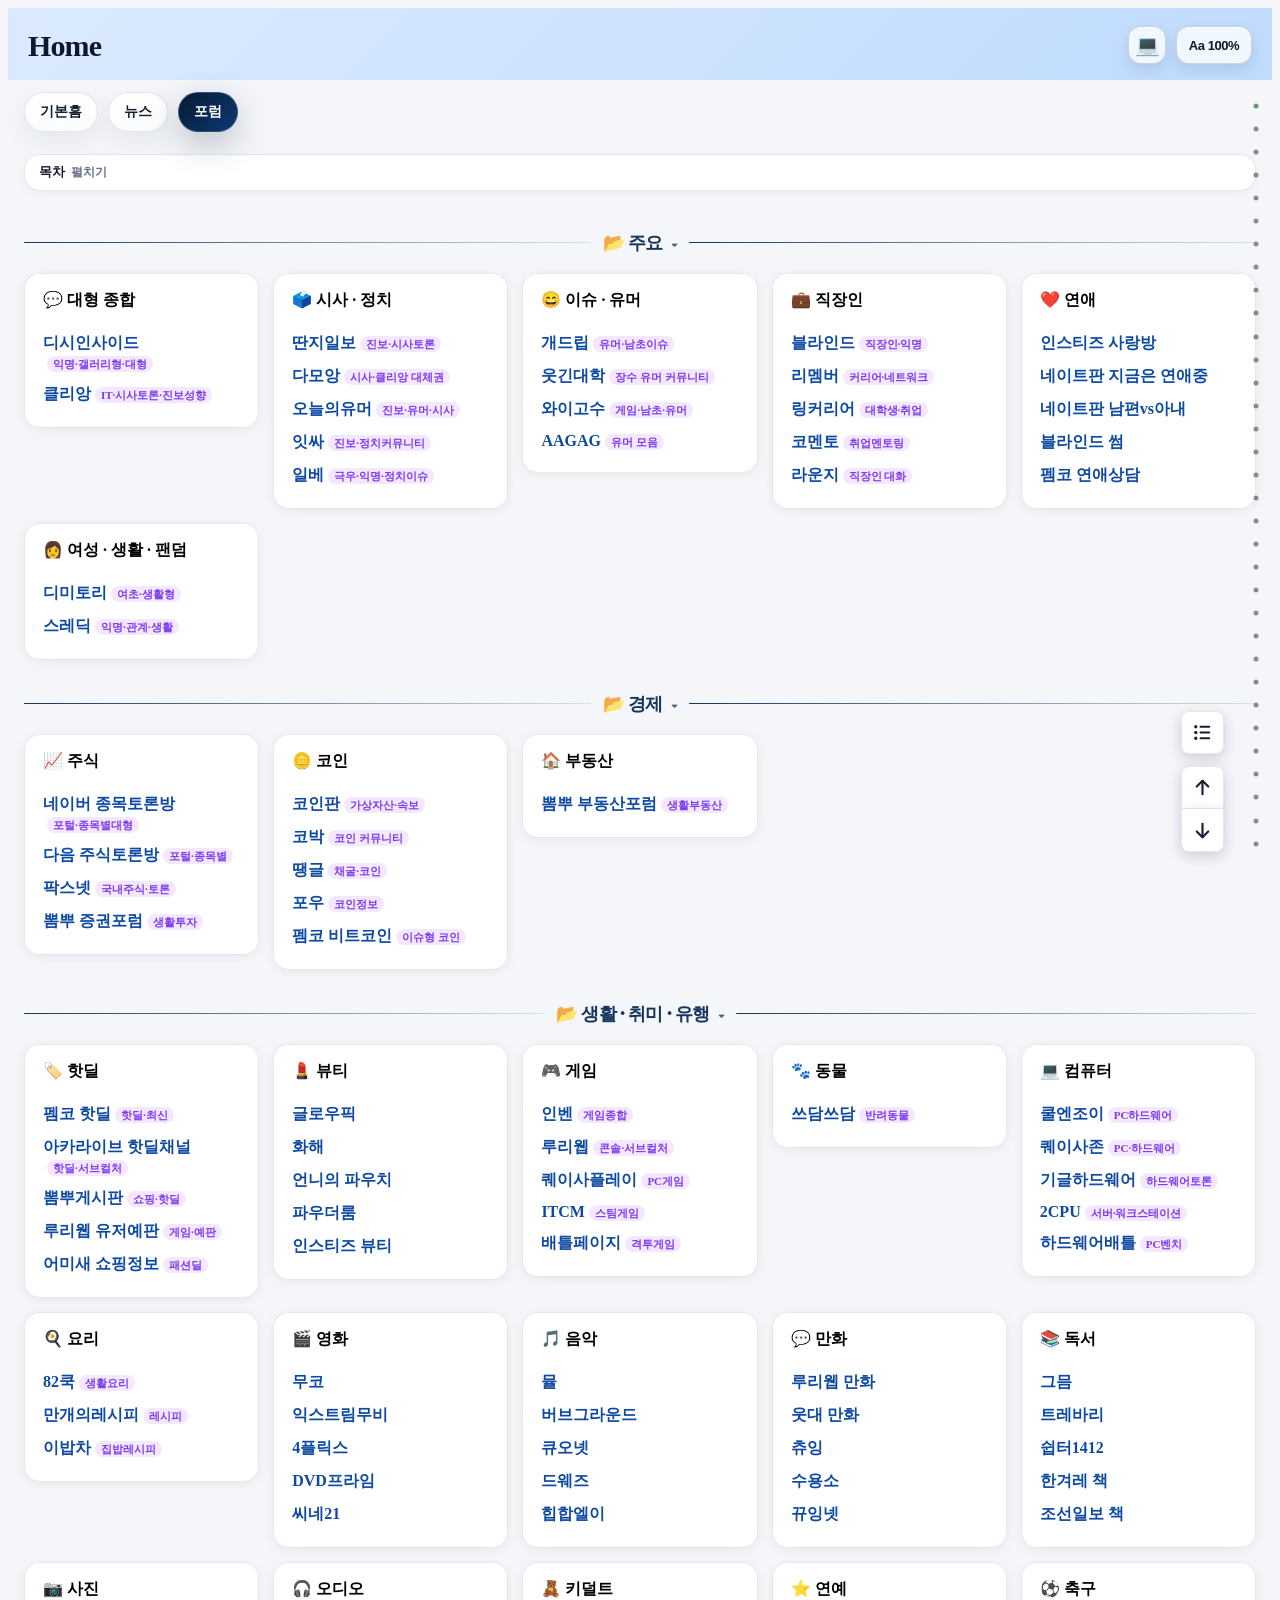
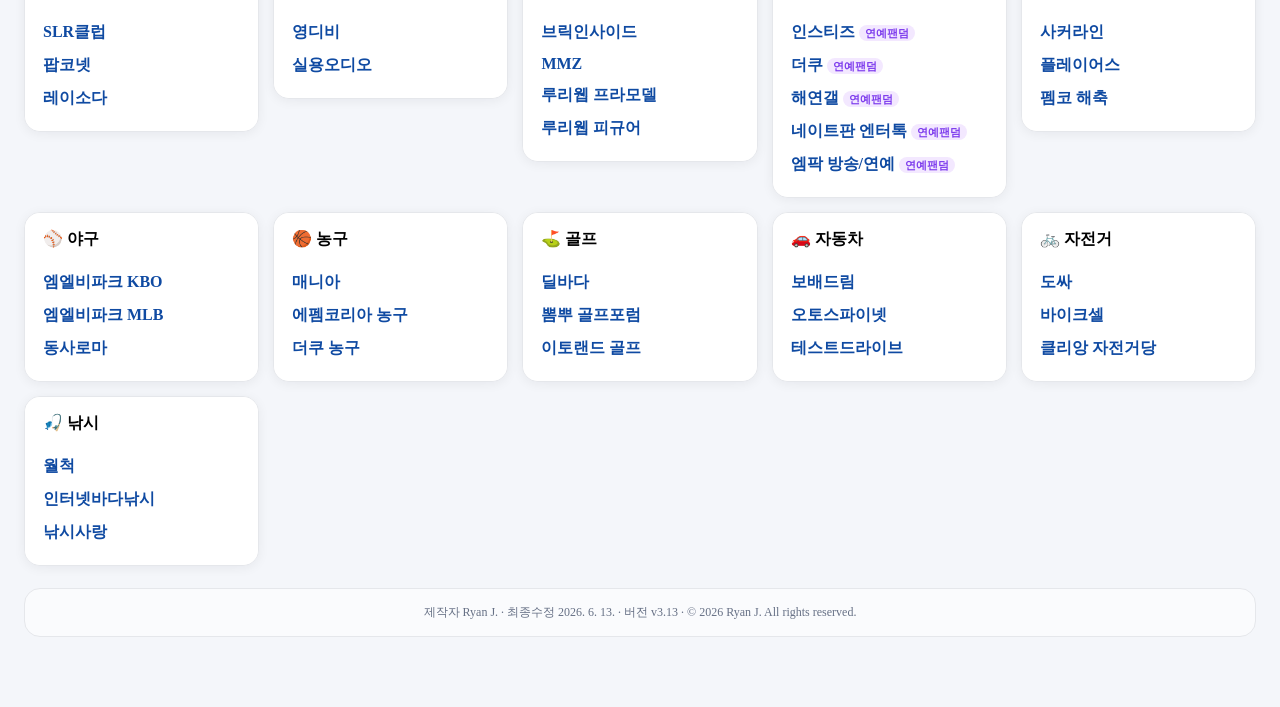
<file: ryhome/forum/index.html>
<!doctype html>
<html lang="ko">
<head>
<meta charset="utf-8">
<meta name="viewport" content="width=device-width, initial-scale=1">
<title>포럼 - Home</title>
<meta name="color-scheme" content="light dark">
<!-- Home v3.9: prepaint theme guard -->
<script>
(function(){
  try{
    if (localStorage.getItem('ryhome-v312-theme-defaulted') !== '1') {
      localStorage.setItem('site-theme-mode', 'auto');
      localStorage.setItem('ryhome-v312-theme-defaulted', '1');
    }
    var saved = localStorage.getItem('site-theme-mode') || 'auto';
    var dark = saved === 'dark' || (saved === 'auto' && window.matchMedia && window.matchMedia('(prefers-color-scheme: dark)').matches);
    var light = saved === 'light' || (saved === 'auto' && !dark);
    var root = document.documentElement;
    root.classList.toggle('force-dark', dark);
    root.classList.toggle('force-light', light);
    root.dataset.themeMode = saved;
    root.dataset.effectiveTheme = dark ? 'dark' : 'light';
    root.style.backgroundColor = dark ? '#121212' : '#f4f6fa';
  }catch(e){}
})();
</script>
<style id="ry-prepaint-theme">
html.force-dark,html.force-dark body{background:#121212!important;color:#e0e0e0!important;}
html.force-light,html.force-light body{background:#f4f6fa!important;color:#172033!important;}
</style>
<meta name="application-name" content="Home">
<meta name="apple-mobile-web-app-title" content="Home">
<meta name="apple-mobile-web-app-capable" content="yes">
<meta name="mobile-web-app-capable" content="yes">
<meta name="apple-mobile-web-app-status-bar-style" content="default">
<meta name="theme-color" content="#bfdbfe" media="(prefers-color-scheme: light)">
<meta name="theme-color" content="#121212" media="(prefers-color-scheme: dark)">
<link rel="icon" href="../assets/favicons/favicon.ico" sizes="any">
<link rel="shortcut icon" href="../assets/favicons/favicon.ico">
<link rel="icon" type="image/svg+xml" href="../assets/favicons/favicon-theme.svg">
<link rel="icon" type="image/png" sizes="16x16" href="../assets/favicons/favicon-16x16.png">
<link rel="icon" type="image/png" sizes="32x32" href="../assets/favicons/favicon-32x32.png">
<link rel="icon" type="image/png" sizes="48x48" href="../assets/favicons/favicon-48x48.png">
<link rel="icon" type="image/png" sizes="96x96" href="../assets/favicons/favicon-96x96.png">
<link rel="apple-touch-icon" href="../assets/favicons/apple-touch-icon.png">
<link rel="apple-touch-icon-precomposed" href="../assets/favicons/apple-touch-icon-precomposed.png">
<link rel="apple-touch-icon" sizes="120x120" href="../assets/favicons/apple-touch-icon-120x120.png">
<link rel="apple-touch-icon" sizes="152x152" href="../assets/favicons/apple-touch-icon-152x152.png">
<link rel="apple-touch-icon" sizes="167x167" href="../assets/favicons/apple-touch-icon-167x167.png">
<link rel="apple-touch-icon" sizes="180x180" href="../assets/favicons/apple-touch-icon-180x180.png">
<link rel="manifest" href="../assets/favicons/site.webmanifest">

<style>
:root{
  --navy:#061a34;--navy2:#0b2a4f;--bg:#f4f6fa;--card:#fff;--text:#172033;--muted:#667085;--line:#e5e7eb;--chip:#eef4ff;--chipText:#174ea6;--soft:#f8fafc;
  --btn-bg: #fff; --btn-text: #172033; /* 라이트모드 툴바/탑버튼 색상 */
}
@media (prefers-color-scheme: dark) {
  :root {
    --bg:#121212;--card:#1e1e1e;--text:#e0e0e0;--muted:#a0a0a0;--line:#333333;
    --chip:#1f293d;--chipText:#8ab4f8;--soft:#1a1a1a;
    --btn-bg: #2d2d2d; --btn-text: #ffffff;
  }

  /* 2번 해결: 다크모드 시 상단 목차(#) 및 📂 폴더 네모박스 글자 가독성 개선 */
  .toc a {
    background: #24344d !important;
    color: #9ec2ff !important;
  }
  .toc a.mid-toc {
    background: #1c3d27 !important;
    color: #6ed792 !important;
    border-color: #2b5c3b !important;
  }

  /* 3번 해결: 다크모드 시 흰색으로 남던 하위 그룹 박스들을 어둡게 강제 전환 */
  details.category, 
  details.category summary, 
  .quick-card, 
  .toc {
    background-color: var(--card) !important;
    border-color: var(--line) !important;
  }

  /* 다크모드 카테고리 제목 및 링크 텍스트 색상 최적화 */
  .toc-title, 
  summary span, 
  .quick-card h2 {
    color: var(--text) !important;
  }
  ul {
    background-color: var(--card) !important;
  }
  .site-link {
    border-bottom: 1px dashed #333d4a !important;
  }
  .site-link strong {
    color: #a3c5f7 !important;
  }
.count {
    background: #2d3748 !important;
    color: #a0aec0 !important;
  }
  /* 다크모드일 때는 흰색 계열 테두리로 버튼을 돋보이게 만듭니다 */
  #scrollTopBtn {
    border-color: #555555 !important;
  }
}
*{box-sizing:border-box}
html{scroll-behavior:smooth}

/* 테마 강제 고정용 클래스 규칙 */
html.force-light { color-scheme: light !important; }
html.force-light :root {
  --bg:#f4f6fa; --card:#fff; --text:#172033; --muted:#667085; --line:#e5e7eb; --chip:#eef4ff; --chipText:#174ea6; --soft:#f8fafc; --btn-bg: #fff; --btn-text: #172033;
}
html.force-light body { background: #f4f6fa !important; color: #172033 !important; }
html.force-light input { background: #ffffff !important; color: #172033 !important; border-color: #e5e7eb !important; }
html.force-light button { background: #ffffff !important; color: #172033 !important; }
html.force-light .search-card { background-color: #ffffff !important; border-color: #e5e7eb !important; }
html.force-light .toc, html.force-light summary, html.force-light details.category, html.force-light .quick-card, html.force-light ul { background-color: #ffffff !important; border-color: #e5e7eb !important; }
html.force-light .toc-title { color: #111827 !important; }
html.force-light summary span { color: #172033 !important; }
html.force-light .quick-card h2 { color: #000000 !important; }
html.force-light .site-link { border-bottom: 1px dashed #edf0f5 !important; }
html.force-light .site-link strong { color: #0f4aa2 !important; }
html.force-light .count { background: #f1f5f9 !important; color: #475569 !important; }
html.force-light .toc a { background: #eef4ff !important; color: #174ea6 !important; }
html.force-light .toc a.mid-toc { background: #e8f5ee !important; color: #166534 !important; border-color: #bbd9c8 !important; }
html.force-light #scrollTopBtn { border-color: var(--navy) !important; background-color: #ffffff !important; color: #172033 !important; }

html.force-dark { color-scheme: dark !important; }
html.force-dark :root {
  --bg:#121212; --card:#1e1e1e; --text:#e0e0e0; --muted:#a0a0a0; --line:#333333; --chip:#1f293d; --chipText:#8ab4f8; --soft:#1a1a1a; --btn-bg: #2d2d2d; --btn-text: #ffffff;
}
html.force-dark body { background: #121212 !important; color: #e0e0e0 !important; }
html.force-dark input { background: #2d2d2d !important; color: #ffffff !important; border-color: #333333 !important; }
html.force-dark button { background: #2d2d2d !important; color: #ffffff !important; }
html.force-dark .search-card { background-color: #1e1e1e !important; border-color: #333333 !important; }
html.force-dark .toc, html.force-dark summary, html.force-dark details.category, html.force-dark .quick-card, html.force-dark ul { background-color: #1e1e1e !important; border-color: #333333 !important; }
html.force-dark .toc-title, html.force-dark summary span, html.force-dark .quick-card h2 { color: #e0e0e0 !important; }
html.force-dark .site-link { border-bottom: 1px dashed #333d4a !important; }
html.force-dark .site-link strong { color: #a3c5f7 !important; }
html.force-dark .count { background: #2d3748 !important; color: #a0aec0 !important; }
html.force-dark .toc a { background: #24344d !important; color: #9ec2ff !important; }
html.force-dark .toc a.mid-toc { background: #1c3d27 !important; color: #6ed792 !important; border-color: #2b5c3b !important; }
html.force-dark .toc a.special-pink { background: #4a2828 !important; color: #ffb3b3 !important; }
html.force-dark #scrollTopBtn { border-color: #555555 !important; background-color: #1e1e1e !important; color: #e0e0e0 !important; }

/* 다크모드 상태이더라도 검색창(input)은 항상 화이트 배경과 어두운 글자색을 유지하도록 고정 */
input { background: #ffffff !important; color: #172033 !important; }
button { background: var(--btn-bg) !important; color: var(--btn-text) !important; }
.toc, summary { background: var(--card) !important; }
header{background:linear-gradient(135deg,var(--navy),var(--navy2));color:white;padding:32px 20px 26px}
.header-inner{max-width:1708px;margin:0 auto}
h1{margin:0 0 8px;font-size:30px;letter-spacing:-.03em}
.meta{color:#cbd5e1;font-size:14px;line-height:1.6}
main{max-width:1708px;margin:22px auto 70px;padding:0 16px}

/* [수정] 검색바 부들부들 떨리는 현상 제거를 위한 최적화 */
.search-card{
  background:var(--card);
  border-radius:16px;
  padding:16px 18px;
  box-shadow:0 2px 12px rgba(16,24,40,.07);
  border:1px solid var(--line);
  margin-bottom:16px;
  
  /* position: sticky 적용 시 흔들림 방지를 위해 top을 0이 아닌 1px 여유를 주거나 고정 */
  position: sticky;
  top: -1px; 
  z-index: 100; /* 다른 요소보다 확실하게 위에 올라오도록 변경 */
}

.toolbar{display:flex;gap:10px;flex-wrap:wrap}
input{flex:1;min-width:260px;padding:12px 14px;border:1px solid var(--line);border-radius:12px;font-size:15px;background:#fff}
button{padding:12px 14px;border:1px solid var(--line);border-radius:12px;background:#fff;cursor:pointer}
button:hover{background:#f7f8fb}
.toc-grid{display:grid;grid-template-columns:1fr 1fr;gap:14px;margin:0 0 14px}
.toc{background:#fff;border:1px solid var(--line);border-radius:16px;padding:16px 18px;box-shadow:0 2px 12px rgba(16,24,40,.06)}
.toc-title{font-weight:800;margin-bottom:10px;color:#111827}
.toc-title.toc-toggle{
  display:block;
  width:100%;
  padding:0;
  margin:0 0 10px 0;
  border:0;
  border-radius:0;
  background:transparent !important;
  color:inherit !important;
  box-shadow:none;
  text-align:left;
  font:inherit;
  cursor:pointer;
}
.toc-title.toc-toggle:hover{text-decoration:none;filter:none;background:transparent !important}
.toc-toggle-icon{float:right;font-size:13px;opacity:.75;margin-left:8px}
.toc-body.is-collapsed{display:none!important}
.anchor-active{
  outline:3px solid rgba(14,165,233,.55) !important;
  outline-offset:4px;
  transition:outline-color .2s ease, box-shadow .2s ease;
  box-shadow:0 0 0 7px rgba(14,165,233,.10), 0 2px 12px rgba(16,24,40,.08) !important;
}
.toc a{display:inline-block;margin:4px 7px 4px 0;padding:7px 10px;background:var(--chip);border-radius:999px;color:var(--chipText);text-decoration:none;font-size:13px}
.toc a.mid-toc {
  display: block; /* 한 줄을 통째로 차지하여 자동으로 줄바꿈이 됩니다 */
  margin: 12px 0 6px 0 !important; /* 위아래 간격을 주어 가독성을 높입니다 */
  width: max-content; /* 글자 길이에 딱 맞게 박스 크기를 조절합니다 */
  background: #e8f5ee;
  color: #166534;
  border: 1px solid #bbd9c8;
  font-size: 12px;
  font-weight: 850;
  letter-spacing: -.015em;
  box-shadow: 0 1px 4px rgba(22,101,52,.08);
  border-radius: 2px !important;
}
.toc a.mid-toc::before{content:'📂 ';font-weight:900;color:#2f855a}.toc a:hover{filter:brightness(.96);text-decoration:underline}
/* 포털/속보 전용 육각형 파스텔 핑크 박스 스타일 */
.toc a.special-pink {
  background: #ffebeb !important; /* 부드러운 파스텔 핑크 배경 */
  color: #c04848 !important; /* 다크모드 대응을 위한 차분한 딥핑크 글자색 */
  border: none !important;
  font-weight: 850 !important;
  box-shadow: 0 2px 6px rgba(192, 72, 72, 0.15) !important;
  
  /* 박스를 육각형 모양으로 깎아내는 마법의 코드 */
  clip-path: polygon(8% 0%, 92% 0%, 100% 50%, 92% 100%, 8% 100%, 0% 50%);
  padding: 7px 16px !important; /* 육각형 양끝 각진 부분 때문에 좌우 여백을 늘렸습니다 */
  border-radius: 0px !important; /* 육각형 표현을 위해 둥근 테두리 해제 */
}

/* 다크모드가 되었을 때 눈이 부시지 않도록 파스텔 핑크 톤 다운 */
@media (prefers-color-scheme: dark) {
  .toc a.special-pink {
    background: #4a2828 !important; /* 어두운 다크 파스텔 핑크 */
    color: #ffb3b3 !important; /* 밝은 파스텔 핑크 글자색 */
    box-shadow: 0 2px 6px rgba(0, 0, 0, 0.3) !important;
  }
}
.quick-row{display:grid;grid-template-columns:repeat(2,minmax(0,1fr));gap:14px;margin:0 0 18px}
.quick-card{background:#fff;border:1px solid var(--line);border-radius:16px;padding:17px 19px;box-shadow:0 2px 12px rgba(16,24,40,.06)}
.quick-card h2{margin:0 0 12px;font-size:19px}
.quick-links{display:grid;grid-template-columns:repeat(auto-fit,minmax(190px,1fr));gap:6px 16px}
.grid{display:grid;grid-template-columns:repeat(auto-fit,minmax(220px,1fr));gap:14px;align-items:start}
details.category{background:#fff;border:1px solid var(--line);border-radius:16px;padding:0;box-shadow:0 2px 12px rgba(16,24,40,.06);overflow:hidden}
summary{list-style:none;cursor:pointer;padding:16px 18px;font-weight:900;display:flex;justify-content:space-between;align-items:center;background:#fff;gap:10px}
summary::-webkit-details-marker{display:none}
.summary-actions{display:flex;align-items:center;gap:6px;flex-shrink:0}.count{font-size:12px;font-weight:700;color:#475569;background:#f1f5f9;border-radius:999px;padding:4px 8px;white-space:nowrap}
ul{margin:0;padding:0 18px 16px;columns:1;column-gap:0}
li{list-style:none;break-inside:avoid}
a{color:#0f4aa2;text-decoration:none}
a:hover{text-decoration:underline}
.site-link{display:block;padding:6px 0;border-bottom:1px dashed #edf0f5}
.site-link strong{font-weight:850}
.feature{font-size:11px;color:#7c3aed;background:#f3e8ff;border-radius:999px;padding:2px 6px;margin-left:4px;font-weight:750;white-space:nowrap}
.url{display:none!important;color:#7b8794;font-size:12px;margin-top:2px;word-break:break-all;font-weight:400}
.site-link, html.force-light .site-link, html.force-dark .site-link{border-bottom:0!important;text-decoration:none!important}
.site-link:hover, .site-link:hover *, html.force-light .site-link:hover, html.force-dark .site-link:hover{text-decoration:none!important}
.section-divider{display:flex;align-items:center;gap:20px;margin:46px 0 24px;color:#061a34;font-size:30px;font-weight:1000;letter-spacing:-.04em}
.section-divider:before,.section-divider:after{content:"";height:3px;background:linear-gradient(90deg,#061a34,#d6deea);flex:1;border-radius:999px}
.section-divider span{display:inline-block;background:#fff;border:1px solid #cbd5e1;border-radius:999px;padding:12px 22px;box-shadow:0 5px 18px rgba(16,24,40,.10)}
.section-divider.news-divider{font-size:21px;margin:20px 0 14px;gap:14px}
.section-divider.news-divider:before,.section-divider.news-divider:after{height:2px}
.section-divider.news-divider span{padding:8px 16px}
.note{margin:18px 0 0;color:#667085;font-size:13px;line-height:1.6}
.footer{text-align:center;color:#7b8794;font-size:12px;margin-top:26px}

.mid-divider{grid-column:1/-1;display:flex;align-items:center;gap:12px;margin:18px 0 4px;color:#17365d;font-size:18px;font-weight:950;letter-spacing:-.03em}
.mid-divider:before,.mid-divider:after{content:"";height:1px;background:linear-gradient(90deg,#17365d,#d9e3f0);flex:1;border-radius:999px}
.mid-divider > span{background:#fff;border:1px solid #d5deeb;border-radius:999px;padding:7px 14px;box-shadow:0 3px 10px rgba(16,24,40,.06)}

.mid-divider-toggle{cursor:pointer;user-select:none}
.mid-divider-toggle:focus-visible{outline:3px solid rgba(14,165,233,.55);outline-offset:4px;border-radius:999px}
.mid-divider.is-collapsed > span{opacity:.88}
.mid-toggle-icon{display:inline-block;margin-left:8px;font-size:13px;opacity:.75}
.collapsed-by-divider{display:none!important}

/* 밝게 고정은 시스템 연동 상태가 밝을 때의 실제 라이트 색상과 동일하게 맞춤 */
html.force-light{
  color-scheme:light!important;
  --navy:#061a34;--navy2:#0b2a4f;--bg:#f4f6fa;--card:#fff;--text:#172033;--muted:#667085;--line:#e5e7eb;--chip:#eef4ff;--chipText:#174ea6;--soft:#f8fafc;
  --btn-bg:#fff;--btn-text:#172033;
}
html.force-light body{background:#ffffff!important;color:#000000!important}
html.force-light header{background:linear-gradient(135deg,#061a34,#0b2a4f)!important;color:#ffffff!important}
html.force-light input{background:#ffffff!important;color:#172033!important;border-color:#e5e7eb!important}
html.force-light button{background:var(--btn-bg)!important;color:var(--btn-text)!important;border-color:#e5e7eb!important}
html.force-light #settingsBtn{background:transparent!important;border:none!important;color:#ffffff!important}
html.force-light .search-card{background-color:#ffffff!important;border-color:#e5e7eb!important}
html.force-light .toc,html.force-light summary,html.force-light details.category,html.force-light .quick-card,html.force-light ul{background-color:#ffffff!important;border-color:#e5e7eb!important}
html.force-light .toc-title{color:#111827!important}
html.force-light summary span{color:#000000!important}
html.force-light .quick-card h2{color:#000000!important}
html.force-light .site-link{border-bottom:0!important;text-decoration:none!important}
html.force-light .site-link strong{color:#0f4aa2!important}
html.force-light .feature{color:#7c3aed!important;background:#f3e8ff!important}
html.force-light .count{background:#f1f5f9!important;color:#475569!important}
html.force-light .toc a{background:#eef4ff!important;color:#174ea6!important}
html.force-light .toc a.mid-toc{background:#e8f5ee!important;color:#166534!important;border-color:#bbd9c8!important}
html.force-light .toc a.special-pink{background:#ffebeb!important;color:#c04848!important;box-shadow:0 2px 6px rgba(192,72,72,.15)!important}
html.force-light .section-divider{color:#061a34!important}
html.force-light .section-divider span{background:#ffffff!important;border-color:#cbd5e1!important}
html.force-light .section-divider:before,html.force-light .section-divider:after{background:linear-gradient(90deg,#061a34,#d6deea)!important}
html.force-light .mid-divider{color:#17365d!important}
html.force-light .mid-divider > span{background:#ffffff!important;border-color:#d5deeb!important}
html.force-light .mid-divider:before,html.force-light .mid-divider:after{background:linear-gradient(90deg,#17365d,#d9e3f0)!important}
html.force-light #scrollTopBtn{border-color:#061a34!important;background-color:#ffffff!important;color:#172033!important}

.mid-divider.hidden{display:none!important}
.hidden{display:none!important}
@media(max-width:900px){.toc-grid,.quick-row{grid-template-columns:1fr}}

/* [수정] 미디어 쿼리 내 미세하게 흔들림을 유발하던 요소를 수정했습니다. */
@media(max-width:760px){
  header{padding:24px 16px} 
  h1{font-size:24px} 
  /* 모바일 환경에서도 굳이 고정을 풀지 않고 sticky 상태를 유지하여 화면 팅김 현상을 방지합니다. */
  .search-card{position:sticky; top: 0;} 
  .grid{grid-template-columns:1fr} 
  ul{columns:1} 
  .section-divider{font-size:24px} 
  .section-divider.news-divider{font-size:18px}
}

#scrollTopBtn {
  display: none; position: fixed; bottom: 30px; right: 30px; z-index: 99;
  width: 52px; height: 52px; /* 글자가 들어가므로 크기를 조금 키웠습니다 */
  background-color: var(--card); /* 카드 색상과 동일하게 설정 */
  color: var(--text);
  border: 2px solid var(--navy); /* 라이트모드에선 네이비색 테두리로 강조 */
  outline: none; cursor: pointer; border-radius: 6px;
  box-shadow: 0 4px 16px rgba(0,0,0,.25); /* 그림자를 더 진하게 주어 배경과 분리 */
  font-size: 14px; font-weight: bold;
  flex-direction: column; /* 삼각형 아래로 글자가 오도록 세로 정렬 */
  align-items: center; justify-content: center;
}
#scrollTopBtn:hover { filter: brightness(0.9); }

/* Home common header/page nav */
header{background:linear-gradient(135deg,var(--navy,#061a34),var(--navy2,#0b2a4f));color:#fff;padding:18px 20px 16px;}
.header-inner,.ry-titlebar{max-width:1708px;margin:0 auto;display:flex!important;justify-content:space-between!important;align-items:center!important;position:relative;gap:14px;}
.brand-block{display:flex;align-items:center;gap:10px;min-width:0;}
.brand-logo{width:30px;height:30px;flex:0 0 30px;object-fit:contain;filter:drop-shadow(0 3px 10px rgba(0,0,0,.18));}
header h1{margin:0;font-size:30px;letter-spacing:-.03em;line-height:1.1;}
.header-actions{display:flex;gap:10px;align-items:center;flex-shrink:0;}
.header-actions button,#settingsBtn,#fontBtn{width:38px!important;height:38px!important;display:inline-flex!important;align-items:center!important;justify-content:center!important;background:linear-gradient(135deg,var(--navy,#061a34),var(--navy2,#0b2a4f))!important;border:1px solid rgba(255,255,255,.26)!important;border-radius:13px!important;font-size:21px!important;color:#fff!important;padding:0!important;cursor:pointer!important;box-shadow:inset 0 1px 0 rgba(255,255,255,.12),0 8px 18px rgba(0,0,0,.18)!important;}
.ry-top-nav{max-width:1708px;margin:0 auto 20px;padding:12px 16px 0;display:flex;gap:10px;flex-wrap:wrap;align-items:center;}
.ry-top-nav a{display:inline-flex;align-items:center;justify-content:center;padding:10px 15px;border:1px solid rgba(148,163,184,.25);border-radius:999px;background:linear-gradient(180deg,rgba(255,255,255,.88),rgba(255,255,255,.68));color:var(--text,#172033);text-decoration:none;font-size:14px;font-weight:850;box-shadow:0 8px 24px rgba(15,23,42,.07);backdrop-filter:blur(14px);transition:transform .15s ease,box-shadow .15s ease,border-color .15s ease,background .15s ease;}
.ry-top-nav a:hover{transform:translateY(-1px);text-decoration:none;box-shadow:0 12px 30px rgba(15,23,42,.11);border-color:rgba(23,78,166,.28);}
.ry-top-nav a.is-active{background:linear-gradient(135deg,#061a34,#0b3a70);color:#fff;border-color:rgba(255,255,255,.18);box-shadow:0 12px 34px rgba(6,26,52,.24);}
html.force-dark .ry-top-nav a{background:linear-gradient(180deg,rgba(31,41,55,.92),rgba(17,24,39,.86));border-color:rgba(148,163,184,.20);color:#e5e7eb;box-shadow:0 8px 24px rgba(0,0,0,.22);}
html.force-dark .ry-top-nav a.is-active{background:linear-gradient(135deg,#315988,#1f3f68);color:#fff;}
@media (prefers-color-scheme: dark){html:not(.force-light) .ry-top-nav a{background:linear-gradient(180deg,rgba(31,41,55,.92),rgba(17,24,39,.86));border-color:rgba(148,163,184,.20);color:#e5e7eb;box-shadow:0 8px 24px rgba(0,0,0,.22);}html:not(.force-light) .ry-top-nav a.is-active{background:linear-gradient(135deg,#315988,#1f3f68);color:#fff;}}
.site-meta{margin:22px 0 0!important;padding:14px 16px!important;border:1px solid var(--line,#e5e7eb)!important;border-radius:16px!important;background:rgba(255,255,255,.62)!important;color:var(--muted,#667085)!important;font-size:calc(12px * var(--site-font-scale,1))!important;line-height:1.55!important;text-align:center!important;}
/* NamuWiki-inspired navigation controls */
#scrollTopBtn{display:none!important;}
.ry-namu-nav{position:fixed;right:18px;bottom:calc(18px + env(safe-area-inset-bottom,0px));z-index:1000;display:flex;flex-direction:column;gap:7px;padding:7px;border:1px solid rgba(148,163,184,.34);border-radius:18px;background:rgba(255,255,255,.54);box-shadow:0 12px 34px rgba(15,23,42,.20);backdrop-filter:blur(14px);-webkit-backdrop-filter:blur(14px);}
.ry-namu-nav button{min-width:58px;height:38px;border:1px solid rgba(148,163,184,.32)!important;border-radius:13px!important;background:rgba(255,255,255,.58)!important;color:var(--text,#172033)!important;font-size:12px!important;font-weight:850!important;letter-spacing:-.02em;line-height:1!important;padding:0 10px!important;box-shadow:none!important;cursor:pointer;}
.ry-namu-nav button:hover{background:rgba(255,255,255,.78)!important;transform:translateY(-1px);}
.ry-namu-nav button:active{transform:translateY(0);}
html.force-dark .ry-namu-nav{background:rgba(15,23,42,.54);border-color:rgba(148,163,184,.25);box-shadow:0 14px 36px rgba(0,0,0,.34);}
html.force-dark .ry-namu-nav button{background:rgba(30,41,59,.68)!important;color:#e5e7eb!important;border-color:rgba(148,163,184,.24)!important;}
html.force-dark .ry-namu-nav button:hover{background:rgba(51,65,85,.76)!important;}
@media (prefers-color-scheme: dark){html:not(.force-light) .ry-namu-nav{background:rgba(15,23,42,.54);border-color:rgba(148,163,184,.25);box-shadow:0 14px 36px rgba(0,0,0,.34);}html:not(.force-light) .ry-namu-nav button{background:rgba(30,41,59,.68)!important;color:#e5e7eb!important;border-color:rgba(148,163,184,.24)!important;}html:not(.force-light) .ry-namu-nav button:hover{background:rgba(51,65,85,.76)!important;}}
@media(max-width:760px){header{padding:18px 16px 15px}.brand-logo{width:26px;height:26px;flex-basis:26px}header h1{font-size:24px}.ry-top-nav{padding:10px 12px 0;gap:8px;display:grid;grid-template-columns:1fr 1fr}.ry-top-nav a{padding:10px 10px}.ry-namu-nav{right:12px;bottom:calc(12px + env(safe-area-inset-bottom,0px));gap:6px;padding:6px;border-radius:16px}.ry-namu-nav button{min-width:52px;height:35px;font-size:11px!important}}
body.page-news .forum-toc-card, body.page-news #forum-start, body.page-news #forumTree{display:none!important;}
body.page-forum .news-toc-card, body.page-forum #news-start, body.page-forum .quick-row, body.page-forum #newsTree{display:none!important;}


/* v3.1: site-count badges removed */
.summary-actions,.count{display:none!important;}


/* Home v3.2 refinements */
body.page-news .toc-grid,
body.page-forum .toc-grid{
  display:grid!important;
  grid-template-columns:1fr!important;
  width:100%!important;
  max-width:none!important;
}
body.page-news .toc,
body.page-forum .toc,
body.page-news .toc.news-toc-card,
body.page-forum .toc.forum-toc-card{
  width:100%!important;
  max-width:none!important;
  min-width:0!important;
}
body.page-news .forum-toc-card,
body.page-news #forum-start,
body.page-news #forumTree,
body.page-forum .news-toc-card,
body.page-forum #news-start,
body.page-forum .quick-row,
body.page-forum #newsTree{
  display:none!important;
}
body.page-forum #forum-start{display:none!important;}
body.page-news .special-pink{display:none!important;}
.toc-group{margin:0 0 8px;}
.toc-main.mid-toc{font-weight:900!important;}


/* Home v3.3: settings/font popup consistency */
#settingsPopup,
#fontPopup{
  text-align:left!important;
  background:var(--card)!important;
  color:var(--text)!important;
  border:1px solid var(--line)!important;
  box-shadow:0 10px 34px rgba(15,23,42,.18)!important;
  z-index:2147482600!important;
}
#settingsPopup h3{
  display:none!important;
}
#settingsPopup label{
  justify-content:flex-start!important;
  text-align:left!important;
  width:100%!important;
  margin:0 0 10px 0!important;
  color:var(--text)!important;
}
#settingsPopup label:last-child{
  margin-bottom:0!important;
}
#settingsPopup input[type="radio"]{
  appearance:auto!important;
  -webkit-appearance:radio!important;
  accent-color:#0ea5e9!important;
  background:transparent!important;
  color:inherit!important;
  border:0!important;
  width:auto!important;
  height:auto!important;
  min-width:0!important;
  padding:0!important;
  margin:0!important;
}
#fontPopup button{
  margin:0 6px 0 0!important;
}
html.force-dark #settingsPopup,
html.force-dark #fontPopup{
  background:#1e1e1e!important;
  color:#e5e7eb!important;
  border-color:#3a3a3a!important;
  box-shadow:0 14px 40px rgba(0,0,0,.44)!important;
}
html.force-dark #settingsPopup label,
html.force-dark #fontPopup{
  color:#e5e7eb!important;
}
html.force-dark #settingsPopup input[type="radio"]{
  accent-color:#38bdf8!important;
  background:transparent!important;
}
html.force-dark #fontPopup button{
  background:#2d2d2d!important;
  color:#ffffff!important;
  border-color:#444!important;
}
@media (prefers-color-scheme:dark){
  html:not(.force-light) #settingsPopup,
  html:not(.force-light) #fontPopup{
    background:#1e1e1e!important;
    color:#e5e7eb!important;
    border-color:#3a3a3a!important;
    box-shadow:0 14px 40px rgba(0,0,0,.44)!important;
  }
  html:not(.force-light) #settingsPopup label,
  html:not(.force-light) #fontPopup{
    color:#e5e7eb!important;
  }
  html:not(.force-light) #settingsPopup input[type="radio"]{
    accent-color:#38bdf8!important;
    background:transparent!important;
  }
  html:not(.force-light) #fontPopup button{
    background:#2d2d2d!important;
    color:#ffffff!important;
    border-color:#444!important;
  }
}

/* Home v3.4: direct theme option buttons + dark footer harmonization */
#settingsPopup .theme-option{
  display:flex!important;
  align-items:center!important;
  justify-content:flex-start!important;
  gap:8px!important;
  width:100%!important;
  margin:0 0 8px 0!important;
  padding:9px 11px!important;
  border:1px solid var(--line,#e5e7eb)!important;
  border-radius:12px!important;
  background:var(--soft,#f8fafc)!important;
  color:var(--text,#172033)!important;
  font-size:13px!important;
  font-weight:850!important;
  line-height:1.2!important;
  text-align:left!important;
  cursor:pointer!important;
  box-shadow:none!important;
}
#settingsPopup .theme-option:last-child{margin-bottom:0!important;}
#settingsPopup .theme-option:hover{filter:brightness(.97)!important;text-decoration:none!important;}
#settingsPopup .theme-option.is-active{
  border-color:#174ea6!important;
  background:#eef4ff!important;
  color:#174ea6!important;
}
html.force-dark #settingsPopup .theme-option{
  background:#24344d!important;
  color:#ffffff!important;
  border-color:#3b4b63!important;
}
html.force-dark #settingsPopup .theme-option.is-active{
  background:#1c3d27!important;
  color:#ffffff!important;
  border-color:#2b5c3b!important;
}
html.force-dark .site-meta{
  background:#1e1e1e!important;
  color:#d1d5db!important;
  border-color:#333333!important;
}
@media (prefers-color-scheme:dark){
  html:not(.force-light) #settingsPopup .theme-option{
    background:#24344d!important;
    color:#ffffff!important;
    border-color:#3b4b63!important;
  }
  html:not(.force-light) #settingsPopup .theme-option.is-active{
    background:#1c3d27!important;
    color:#ffffff!important;
    border-color:#2b5c3b!important;
  }
  html:not(.force-light) .site-meta{
    background:#1e1e1e!important;
    color:#d1d5db!important;
    border-color:#333333!important;
  }
}

/* Home v3.4: align news/forum TOC and section headers with 기본홈 dark mode */
body.page-news .toc-title.toc-toggle,body.page-forum .toc-title.toc-toggle{display:flex!important;align-items:center!important;justify-content:space-between!important;width:100%!important;padding:12px 0 14px!important;margin:0 0 12px 0!important;border:0!important;border-bottom:1px solid var(--line,#e5e7eb)!important;border-radius:0!important;background:transparent!important;color:#111827!important;box-shadow:none!important;text-align:left!important;font-weight:800!important;font-size:calc(13px * var(--site-font-scale,1))!important;cursor:pointer!important;}
body.page-news .toc-title.toc-toggle .toc-toggle-icon,body.page-forum .toc-title.toc-toggle .toc-toggle-icon{float:none!important;margin-left:auto!important;color:var(--muted,#667085)!important;font-size:12px!important;font-weight:700!important;opacity:1!important;}
body.page-news .toc-body,body.page-forum .toc-body{padding-top:0!important;}
html.force-dark body.page-news .toc-title.toc-toggle,html.force-dark body.page-forum .toc-title.toc-toggle{color:#ffffff!important;border-bottom-color:#333333!important;}
html.force-dark body.page-news .toc-title.toc-toggle .toc-toggle-icon,html.force-dark body.page-forum .toc-title.toc-toggle .toc-toggle-icon{color:#a0a0a0!important;}
html.force-dark .section-divider,html.force-dark .mid-divider{color:#e5e7eb!important;}
html.force-dark .section-divider span,html.force-dark .mid-divider > span{background:#1e1e1e!important;border-color:#333333!important;color:#ffffff!important;box-shadow:0 3px 14px rgba(0,0,0,.34)!important;}
html.force-dark .section-divider:before,html.force-dark .section-divider:after,html.force-dark .mid-divider:before,html.force-dark .mid-divider:after{background:linear-gradient(90deg,#475569,#1f2937)!important;}
html.force-dark .quick-card h2{color:#ffffff!important;}
@media (prefers-color-scheme:dark){html:not(.force-light) body.page-news .toc-title.toc-toggle,html:not(.force-light) body.page-forum .toc-title.toc-toggle{color:#ffffff!important;border-bottom-color:#333333!important;}html:not(.force-light) body.page-news .toc-title.toc-toggle .toc-toggle-icon,html:not(.force-light) body.page-forum .toc-title.toc-toggle .toc-toggle-icon{color:#a0a0a0!important;}html:not(.force-light) .section-divider,html:not(.force-light) .mid-divider{color:#e5e7eb!important;}html:not(.force-light) .section-divider span,html:not(.force-light) .mid-divider > span{background:#1e1e1e!important;border-color:#333333!important;color:#ffffff!important;box-shadow:0 3px 14px rgba(0,0,0,.34)!important;}html:not(.force-light) .section-divider:before,html:not(.force-light) .section-divider:after,html:not(.force-light) .mid-divider:before,html:not(.force-light) .mid-divider:after{background:linear-gradient(90deg,#475569,#1f2937)!important;}html:not(.force-light) .quick-card h2{color:#ffffff!important;}}


/* Home v3.5: mobile nav one-line, TOC divider removal, font options, auto theme parity */
@media(max-width:760px){
  .ry-top-nav{
    display:flex!important;
    flex-wrap:nowrap!important;
    gap:5px!important;
    padding:10px 8px 0!important;
  }
  .ry-top-nav a{
    flex:1 1 0!important;
    min-width:0!important;
    padding:9px 4px!important;
    font-size:clamp(11px,3.2vw,13px)!important;
    letter-spacing:-.04em!important;
    white-space:nowrap!important;
  }
}
.toc-details > .toc-title,
.toc-title.toc-toggle,
body.page-news .toc-title.toc-toggle,
body.page-forum .toc-title.toc-toggle{
  border-bottom:0!important;
  padding-bottom:8px!important;
  margin-bottom:8px!important;
}
.toc-details:not([open]) > .toc-title{border-bottom:0!important;}
#fontPopup .font-option{
  width:100%!important;
  display:block!important;
  margin:0 0 8px 0!important;
  padding:10px 12px!important;
  border:1px solid var(--line,#e5e7eb)!important;
  border-radius:10px!important;
  background:#ffffff!important;
  color:#172033!important;
  text-align:left!important;
  font-size:13px!important;
  font-weight:850!important;
  cursor:pointer!important;
}
#fontPopup .font-option:last-child{margin-bottom:0!important;}
#fontPopup .font-option.is-active{
  border-color:#174ea6!important;
  background:#eef4ff!important;
  color:#174ea6!important;
}
html.force-dark #fontPopup .font-option{
  background:#2d2d2d!important;
  color:#f3f4f6!important;
  border-color:#3f3f46!important;
}
html.force-dark #fontPopup .font-option.is-active{
  border-color:#93c5fd!important;
  background:#24344d!important;
  color:#ffffff!important;
}
html.force-light .site-meta{background:rgba(255,255,255,.62)!important;color:var(--muted,#667085)!important;border-color:var(--line,#e5e7eb)!important;}
html.force-dark .site-meta{background:#1e1e1e!important;color:#d1d5db!important;border-color:#333333!important;}



/* Home v3.8: compact collapsed TOC + adjacent toggle text + compact aligned popups */
.toc.toc-details:not([open]){
  padding:10px 14px!important;
  margin-bottom:8px!important;
  min-height:0!important;
  box-shadow:0 2px 8px rgba(16,24,40,.045)!important;
}
.toc-details > .toc-title,
.toc-title.toc-toggle,
body.page-news .toc-title.toc-toggle,
body.page-forum .toc-title.toc-toggle{
  display:flex!important;
  align-items:center!important;
  justify-content:flex-start!important;
  gap:.45em!important;
}
.toc-details > .toc-title{
  width:auto!important;
  padding:0 0 8px 0!important;
  margin:0 0 8px 0!important;
}
.toc-details:not([open]) > .toc-title{
  width:auto!important;
  padding:0!important;
  margin:0!important;
  min-height:0!important;
  line-height:1.15!important;
  border:0!important;
}
.toc-details > .toc-title::after{
  margin-left:0!important;
  flex:0 0 auto!important;
}
.toc:has(.toc-body.is-collapsed){
  padding:10px 14px!important;
  margin-bottom:8px!important;
  min-height:0!important;
  box-shadow:0 2px 8px rgba(16,24,40,.045)!important;
}
.toc:has(.toc-body.is-collapsed) .toc-title.toc-toggle,
body.page-news .toc:has(.toc-body.is-collapsed) .toc-title.toc-toggle,
body.page-forum .toc:has(.toc-body.is-collapsed) .toc-title.toc-toggle{
  padding:0!important;
  margin:0!important;
  min-height:0!important;
  line-height:1.15!important;
  border:0!important;
}
.toc-title.toc-toggle .toc-toggle-icon,
body.page-news .toc-title.toc-toggle .toc-toggle-icon,
body.page-forum .toc-title.toc-toggle .toc-toggle-icon{
  margin-left:0!important;
  flex:0 0 auto!important;
}
#settingsPopup,
#fontPopup{
  min-width:0!important;
  width:auto!important;
  max-width:min(78vw,170px)!important;
  padding:10px!important;
  box-sizing:border-box!important;
}
#settingsPopup .theme-option,
#fontPopup .font-option{
  width:124px!important;
  min-width:0!important;
  box-sizing:border-box!important;
  padding:9px 10px!important;
  margin:0 0 7px 0!important;
  white-space:nowrap!important;
}
#settingsPopup .theme-option:last-child,
#fontPopup .font-option:last-child{margin-bottom:0!important;}
@media(max-width:420px){
  #settingsPopup .theme-option,
  #fontPopup .font-option{width:116px!important;}
}



/* Home v3.9: early-theme compatible light title color */
html.force-light{
  --navy:#dbeafe!important;
  --navy2:#bfdbfe!important;
}
html.force-light header{
  background:linear-gradient(135deg,#dbeafe,#bfdbfe)!important;
  color:#0f172a!important;
}
html.force-light header h1,
html.force-light .brand-block,
html.force-light .ry-titlebar{color:#0f172a!important;}
html.force-light .header-actions button,
html.force-light .header-actions button#settingsBtn,
html.force-light .header-actions button#fontBtn,
html.force-light #settingsBtn,
html.force-light #fontBtn{
  background:rgba(255,255,255,.76)!important;
  color:#0f172a!important;
  border:1px solid rgba(15,23,42,.16)!important;
  box-shadow:inset 0 1px 0 rgba(255,255,255,.75),0 6px 14px rgba(15,23,42,.10)!important;
}
html.force-light .brand-logo{filter:drop-shadow(0 2px 6px rgba(15,23,42,.16))!important;}

</style>
<link rel="stylesheet" href="../assets/ry-namu-controls.css?v=20260613e">
<style>

/* Home v3.10: one-click theme/font controls */
#settingsPopup,
#fontPopup{
  display:none!important;
}
.header-actions button#settingsBtn,
#settingsBtn{
  width:38px!important;
  min-width:38px!important;
  padding:0!important;
  font-size:20px!important;
}
.header-actions button#fontBtn,
#fontBtn{
  width:auto!important;
  min-width:76px!important;
  padding:0 9px!important;
  font-size:13px!important;
  font-weight:900!important;
  letter-spacing:-.035em!important;
  white-space:nowrap!important;
  line-height:1!important;
}
@media(max-width:420px){
  .header-actions{gap:6px!important;}
  .header-actions button#settingsBtn,#settingsBtn{width:36px!important;min-width:36px!important;height:36px!important;}
  .header-actions button#fontBtn,#fontBtn{min-width:68px!important;height:36px!important;font-size:12px!important;padding:0 7px!important;}
}



/* Home v3.11: requested UI refinements */
.brand-logo{display:none!important;}
.brand-block{gap:0!important;}
body.page-news html.force-dark .toc,
body.page-forum html.force-dark .toc{color:#ffffff!important;}
html.force-dark body.page-news .toc,
html.force-dark body.page-forum .toc,
html.force-dark body.page-news .toc *,
html.force-dark body.page-forum .toc *{color:#ffffff!important;}
@media (prefers-color-scheme:dark){
  html:not(.force-light) body.page-news .toc,
  html:not(.force-light) body.page-forum .toc,
  html:not(.force-light) body.page-news .toc *,
  html:not(.force-light) body.page-forum .toc *{color:#ffffff!important;}
}
/* 홈/미디어도 뉴스·포럼처럼 상위분류 박스 없이 구분선+하위항목 박스만 사용 */
body:not(.page-news):not(.page-forum) .section-group{
  display:contents!important;
  border:0!important;
  background:transparent!important;
  box-shadow:none!important;
  padding:0!important;
  overflow:visible!important;
}
body:not(.page-news):not(.page-forum) .section-group > .mid-divider{display:flex!important;}
body:not(.page-news):not(.page-forum) .section-content{display:contents!important;background:transparent!important;border:0!important;padding:0!important;}

/* Home v3.12: final requested refinements */
body.page-news,
body.page-forum{background:#f4f6fa!important;}
html.force-light body.page-news,
html.force-light body.page-forum{background:#f4f6fa!important;color:#172033!important;}
body.page-news .site-link strong,
body.page-forum .site-link strong{color:#0f4aa2!important;}
html.force-dark body.page-news .site-link strong,
html.force-dark body.page-forum .site-link strong{color:#ffffff!important;}
html.force-dark body.page-news .feature,
html.force-dark body.page-forum .feature{background:#6d28d9!important;color:#f3e8ff!important;}
@media (prefers-color-scheme:dark){
  html:not(.force-light) body.page-news .site-link strong,
  html:not(.force-light) body.page-forum .site-link strong{color:#ffffff!important;}
  html:not(.force-light) body.page-news .feature,
  html:not(.force-light) body.page-forum .feature{background:#6d28d9!important;color:#f3e8ff!important;}
}

/* Home v3.17: news/forum TOC and upper-divider backgrounds removed + unified yellow shortcut highlight */
body.page-news .toc.news-toc-card,
body.page-forum .toc.forum-toc-card,
html.force-light body.page-news .toc.news-toc-card,
html.force-light body.page-forum .toc.forum-toc-card,
html.force-dark body.page-news .toc.news-toc-card,
html.force-dark body.page-forum .toc.forum-toc-card{
  background:transparent!important;
  background-color:transparent!important;
  background-image:none!important;
  border:0!important;
  box-shadow:none!important;
  padding:0!important;
}
body.page-news .toc-title.toc-toggle,
body.page-forum .toc-title.toc-toggle,
html.force-light body.page-news .toc-title.toc-toggle,
html.force-light body.page-forum .toc-title.toc-toggle,
html.force-dark body.page-news .toc-title.toc-toggle,
html.force-dark body.page-forum .toc-title.toc-toggle{
  display:inline-flex!important;
  align-items:center!important;
  justify-content:flex-start!important;
  gap:.45em!important;
  width:auto!important;
  min-width:0!important;
  height:auto!important;
  min-height:0!important;
  padding:0!important;
  margin:0 0 8px 0!important;
  border:0!important;
  border-radius:0!important;
  outline:0!important;
  background:transparent!important;
  background-color:transparent!important;
  background-image:none!important;
  box-shadow:none!important;
  filter:none!important;
  appearance:none!important;
  -webkit-appearance:none!important;
  color:var(--text,#111827)!important;
  text-align:left!important;
  line-height:1.15!important;
}
body.page-news .toc-title.toc-toggle > span,
body.page-forum .toc-title.toc-toggle > span,
body.page-news .toc-title.toc-toggle .toc-toggle-icon,
body.page-forum .toc-title.toc-toggle .toc-toggle-icon,
html.force-light body.page-news .toc-title.toc-toggle > span,
html.force-light body.page-forum .toc-title.toc-toggle > span,
html.force-light body.page-news .toc-title.toc-toggle .toc-toggle-icon,
html.force-light body.page-forum .toc-title.toc-toggle .toc-toggle-icon,
html.force-dark body.page-news .toc-title.toc-toggle > span,
html.force-dark body.page-forum .toc-title.toc-toggle > span,
html.force-dark body.page-news .toc-title.toc-toggle .toc-toggle-icon,
html.force-dark body.page-forum .toc-title.toc-toggle .toc-toggle-icon{
  background:transparent!important;
  background-color:transparent!important;
  background-image:none!important;
  border:0!important;
  box-shadow:none!important;
  padding:0!important;
  margin-left:0!important;
  color:inherit!important;
}
.mid-divider-toggle > span,
.mid-toggle-icon,
html.force-light .mid-divider-toggle > span,
html.force-light .mid-toggle-icon,
html.force-dark .mid-divider-toggle > span,
html.force-dark .mid-toggle-icon{
  background:transparent!important;
  background-color:transparent!important;
  background-image:none!important;
  border:0!important;
  box-shadow:none!important;
  padding:0!important;
}
.anchor-active,
.jump-highlight{
  outline:4px solid #ffb020!important;
  outline-offset:4px!important;
  box-shadow:0 0 0 6px rgba(255,176,32,.22),0 8px 28px rgba(0,0,0,.18)!important;
  transition:outline-color .25s ease,box-shadow .25s ease!important;
}
html.force-dark .anchor-active,
html.force-dark .jump-highlight{
  outline-color:#ffd166!important;
  box-shadow:0 0 0 6px rgba(255,209,102,.25),0 8px 28px rgba(0,0,0,.55)!important;
}
@media (prefers-color-scheme:dark){
  html:not(.force-light) body.page-news .toc.news-toc-card,
  html:not(.force-light) body.page-forum .toc.forum-toc-card{
    background:transparent!important;
    background-color:transparent!important;
    background-image:none!important;
    border:0!important;
    box-shadow:none!important;
  }
  html:not(.force-light) body.page-news .toc-title.toc-toggle,
  html:not(.force-light) body.page-forum .toc-title.toc-toggle,
  html:not(.force-light) body.page-news .toc-title.toc-toggle > span,
  html:not(.force-light) body.page-forum .toc-title.toc-toggle > span,
  html:not(.force-light) body.page-news .toc-title.toc-toggle .toc-toggle-icon,
  html:not(.force-light) body.page-forum .toc-title.toc-toggle .toc-toggle-icon,
  html:not(.force-light) .mid-divider-toggle > span,
  html:not(.force-light) .mid-toggle-icon{
    background:transparent!important;
    background-color:transparent!important;
    background-image:none!important;
    border:0!important;
    box-shadow:none!important;
    padding:0!important;
    color:inherit!important;
  }
  html:not(.force-light) .anchor-active,
  html:not(.force-light) .jump-highlight{
    outline-color:#ffd166!important;
    box-shadow:0 0 0 6px rgba(255,209,102,.25),0 8px 28px rgba(0,0,0,.55)!important;
  }
}



/* Home v3.18: news/forum TOC = 기본홈 style, with card box and 펼치기/접기 text */
body.page-news .toc.news-toc-card,
body.page-forum .toc.forum-toc-card,
html.force-light body.page-news .toc.news-toc-card,
html.force-light body.page-forum .toc.forum-toc-card{
  background:#ffffff!important;
  background-color:#ffffff!important;
  border:1px solid var(--line,#e5e7eb)!important;
  border-radius:16px!important;
  padding:16px 18px!important;
  box-shadow:0 2px 12px rgba(16,24,40,.06)!important;
}
body.page-news .toc.news-toc-card:has(.toc-body.is-collapsed),
body.page-forum .toc.forum-toc-card:has(.toc-body.is-collapsed),
html.force-light body.page-news .toc.news-toc-card:has(.toc-body.is-collapsed),
html.force-light body.page-forum .toc.forum-toc-card:has(.toc-body.is-collapsed){
  padding:10px 14px!important;
  margin-bottom:8px!important;
  min-height:0!important;
  box-shadow:0 2px 8px rgba(16,24,40,.045)!important;
}
body.page-news .toc-title.toc-toggle,
body.page-forum .toc-title.toc-toggle,
html.force-light body.page-news .toc-title.toc-toggle,
html.force-light body.page-forum .toc-title.toc-toggle{
  display:flex!important;
  align-items:center!important;
  justify-content:flex-start!important;
  gap:.45em!important;
  width:auto!important;
  min-width:0!important;
  height:auto!important;
  min-height:0!important;
  padding:0 0 8px 0!important;
  margin:0 0 8px 0!important;
  border:0!important;
  border-radius:0!important;
  outline:0!important;
  background:transparent!important;
  background-color:transparent!important;
  background-image:none!important;
  box-shadow:none!important;
  filter:none!important;
  appearance:none!important;
  -webkit-appearance:none!important;
  color:#111827!important;
  text-align:left!important;
  line-height:1.15!important;
  font-weight:800!important;
  cursor:pointer!important;
}
body.page-news .toc.news-toc-card:has(.toc-body.is-collapsed) .toc-title.toc-toggle,
body.page-forum .toc.forum-toc-card:has(.toc-body.is-collapsed) .toc-title.toc-toggle,
html.force-light body.page-news .toc.news-toc-card:has(.toc-body.is-collapsed) .toc-title.toc-toggle,
html.force-light body.page-forum .toc.forum-toc-card:has(.toc-body.is-collapsed) .toc-title.toc-toggle{
  padding:0!important;
  margin:0!important;
  border:0!important;
}
body.page-news .toc-title.toc-toggle > span,
body.page-forum .toc-title.toc-toggle > span,
body.page-news .toc-title.toc-toggle .toc-toggle-icon,
body.page-forum .toc-title.toc-toggle .toc-toggle-icon,
html.force-light body.page-news .toc-title.toc-toggle > span,
html.force-light body.page-forum .toc-title.toc-toggle > span,
html.force-light body.page-news .toc-title.toc-toggle .toc-toggle-icon,
html.force-light body.page-forum .toc-title.toc-toggle .toc-toggle-icon{
  background:transparent!important;
  background-color:transparent!important;
  background-image:none!important;
  border:0!important;
  box-shadow:none!important;
  padding:0!important;
  margin-left:0!important;
  color:inherit!important;
}
body.page-news .toc-title.toc-toggle .toc-toggle-icon,
body.page-forum .toc-title.toc-toggle .toc-toggle-icon,
html.force-light body.page-news .toc-title.toc-toggle .toc-toggle-icon,
html.force-light body.page-forum .toc-title.toc-toggle .toc-toggle-icon{
  flex:0 0 auto!important;
  font-size:12px!important;
  font-weight:700!important;
  color:var(--muted,#667085)!important;
  opacity:1!important;
}
html.force-dark body.page-news .toc.news-toc-card,
html.force-dark body.page-forum .toc.forum-toc-card{
  background:#1e1e1e!important;
  background-color:#1e1e1e!important;
  border-color:#333333!important;
  box-shadow:0 2px 12px rgba(0,0,0,.28)!important;
}
html.force-dark body.page-news .toc.news-toc-card:has(.toc-body.is-collapsed),
html.force-dark body.page-forum .toc.forum-toc-card:has(.toc-body.is-collapsed){
  box-shadow:0 2px 8px rgba(0,0,0,.22)!important;
}
html.force-dark body.page-news .toc-title.toc-toggle,
html.force-dark body.page-forum .toc-title.toc-toggle{
  background:transparent!important;
  color:#ffffff!important;
}
html.force-dark body.page-news .toc-title.toc-toggle .toc-toggle-icon,
html.force-dark body.page-forum .toc-title.toc-toggle .toc-toggle-icon{
  color:#a0a0a0!important;
}
@media (prefers-color-scheme:dark){
  html:not(.force-light) body.page-news .toc.news-toc-card,
  html:not(.force-light) body.page-forum .toc.forum-toc-card{
    background:#1e1e1e!important;
    background-color:#1e1e1e!important;
    border:1px solid #333333!important;
    border-radius:16px!important;
    padding:16px 18px!important;
    box-shadow:0 2px 12px rgba(0,0,0,.28)!important;
  }
  html:not(.force-light) body.page-news .toc.news-toc-card:has(.toc-body.is-collapsed),
  html:not(.force-light) body.page-forum .toc.forum-toc-card:has(.toc-body.is-collapsed){
    padding:10px 14px!important;
    margin-bottom:8px!important;
    min-height:0!important;
    box-shadow:0 2px 8px rgba(0,0,0,.22)!important;
  }
  html:not(.force-light) body.page-news .toc-title.toc-toggle,
  html:not(.force-light) body.page-forum .toc-title.toc-toggle{
    display:flex!important;
    align-items:center!important;
    justify-content:flex-start!important;
    gap:.45em!important;
    width:auto!important;
    min-width:0!important;
    padding:0 0 8px 0!important;
    margin:0 0 8px 0!important;
    border:0!important;
    background:transparent!important;
    background-color:transparent!important;
    color:#ffffff!important;
    box-shadow:none!important;
  }
  html:not(.force-light) body.page-news .toc.news-toc-card:has(.toc-body.is-collapsed) .toc-title.toc-toggle,
  html:not(.force-light) body.page-forum .toc.forum-toc-card:has(.toc-body.is-collapsed) .toc-title.toc-toggle{
    padding:0!important;
    margin:0!important;
    border:0!important;
  }
  html:not(.force-light) body.page-news .toc-title.toc-toggle > span,
  html:not(.force-light) body.page-forum .toc-title.toc-toggle > span,
  html:not(.force-light) body.page-news .toc-title.toc-toggle .toc-toggle-icon,
  html:not(.force-light) body.page-forum .toc-title.toc-toggle .toc-toggle-icon{
    background:transparent!important;
    border:0!important;
    box-shadow:none!important;
    padding:0!important;
    margin-left:0!important;
  }
  html:not(.force-light) body.page-news .toc-title.toc-toggle .toc-toggle-icon,
  html:not(.force-light) body.page-forum .toc-title.toc-toggle .toc-toggle-icon{
    color:#a0a0a0!important;
    font-size:12px!important;
    font-weight:700!important;
    opacity:1!important;
  }
}

</style>
</head>
<body class="page-forum">
<header>
  <div class="header-inner ry-titlebar">
    <div class="brand-block"><h1>Home</h1></div>
    <div class="header-actions">
      <button id="settingsBtn" onclick="toggleSettingsPopup()" aria-label="밝기설정: 시스템모드" title="밝기설정: 시스템모드">💻</button>
      <button id="fontBtn" onclick="toggleFontPopup()" aria-label="폰트크기설정: 100%" title="폰트크기설정: 100%">Aa 100%</button>
    </div>
    <div id="fontPopup" style="display:none; position:absolute; top:100%; right:70px; background:var(--card); color:var(--text); border:1px solid var(--line); border-radius:12px; padding:16px; z-index:10; margin-top:8px; min-width:180px;">
      <button type="button" class="font-option" data-font-scale="1" onclick="changeFontSize(1)">100%</button>
      <button type="button" class="font-option" data-font-scale="1.2" onclick="changeFontSize(1.2)">120%</button>
      <button type="button" class="font-option" data-font-scale="0.8" onclick="changeFontSize(0.8)">80%</button>
    </div>
    <div id="settingsPopup" style="display:none; position:absolute; top:100%; right:0; background:var(--card); color:var(--text); border:1px solid var(--line); border-radius:12px; padding:16px; box-shadow:0 4px 20px rgba(0,0,0,0.15); z-index:10; min-width:180px; margin-top:8px;">
      <button type="button" class="theme-option" data-theme-mode="light" onclick="changeThemeMode('light')">☀️ 밝게</button>
      <button type="button" class="theme-option" data-theme-mode="dark" onclick="changeThemeMode('dark')">🌙 다크</button>
      <button type="button" class="theme-option" data-theme-mode="auto" onclick="changeThemeMode('auto')">💻 시스템</button>
    </div>
  </div>
</header>
<nav class="ry-top-nav" aria-label="Home 페이지 이동">
  <a href="../index.html">기본홈</a>
  <a href="../news/index.html">뉴스</a>
  <a class="is-active" aria-current="page" href="../forum/index.html">포럼</a>
</nav><main>
<section class="search-card" style="display: none;">
<div class="toolbar"><input id="q" placeholder="언론사/포럼웹 바로 검색: 예) 한겨레, 조선일보, 클리앙, BBC, 부동산"><button onclick="openAll()">전체 펼치기</button><button onclick="closeAll()">전체 접기</button></div></section>
<section class="toc-grid">
  <section class="toc forum-toc-card"><button type="button" class="toc-title toc-toggle" data-panel="forumToc" aria-expanded="false"><span>목차</span><span class="toc-toggle-icon">펼치기</span></button><div id="forumToc" class="toc-body is-collapsed"></div></section>
</section>
<div class="section-divider news-divider" id="news-start"><span>📰 포털/속보</span></div>
<section class="quick-row">
  <section id="portal" class="quick-card search-block" data-section="news" data-text="포털뉴스"><h2>🌐 포털뉴스</h2><div id="portalLinks" class="quick-links"></div></section>
  <section id="breaking" class="quick-card search-block" data-section="news" data-text="속보"><h2>⚡ 속보</h2><div id="breakingLinks" class="quick-links"></div></section>
</section>
<section id="newsTree" class="grid"></section>

<section id="forumTree" class="grid"></section>
<p class="site-meta" data-site-meta></p>

</main>
<script>
// 화면 모드 전환 기능 구현 스크립트
function toggleSettingsPopup() {
  const popup = document.getElementById('settingsPopup');
  popup.style.display = popup.style.display === 'none' ? 'block' : 'none';
}
// 외부 클릭 시 팝업 닫기
document.addEventListener('click', function(e) {
  const popup = document.getElementById('settingsPopup');
  const btn = document.getElementById('settingsBtn');
  if (popup && popup.style.display === 'block' && !popup.contains(e.target) && e.target !== btn) {
    popup.style.display = 'none';
  }
});
function changeThemeMode(mode) {
  localStorage.setItem('site-theme-mode', mode);
  applyThemeMode(mode);
}
function applyThemeMode(mode) {
  const rootHtml = document.documentElement;
  const effectiveMode = mode === 'auto'
    ? (window.matchMedia && window.matchMedia('(prefers-color-scheme: dark)').matches ? 'dark' : 'light')
    : mode;
  rootHtml.classList.toggle('force-light', effectiveMode === 'light');
  rootHtml.classList.toggle('force-dark', effectiveMode === 'dark');
  rootHtml.dataset.themeMode = mode;
  rootHtml.dataset.effectiveTheme = effectiveMode;
  document.querySelectorAll('#settingsPopup .theme-option').forEach(btn => {
    btn.classList.toggle('is-active', btn.dataset.themeMode === mode);
    btn.setAttribute('aria-pressed', btn.dataset.themeMode === mode ? 'true' : 'false');
  });
}
// 페이지 로드 시 기존 설정 불러오기
document.addEventListener('DOMContentLoaded', function() {
  const savedMode = localStorage.getItem('site-theme-mode') || 'auto';
  applyThemeMode(savedMode);
  if (window.matchMedia) {
    window.matchMedia('(prefers-color-scheme: dark)').addEventListener('change', () => {
      if ((localStorage.getItem('site-theme-mode') || 'auto') === 'auto') applyThemeMode('auto');
    });
  }
});
const newsData = [{"type":"divider","title":"주요 뉴스"},{"cat":"방송뉴스","links":[["KBS뉴스","https://news.kbs.co.kr"],["MBC뉴스","https://imnews.imbc.com"],["SBS뉴스","https://news.sbs.co.kr"],["YTN","https://www.ytn.co.kr"],["연합뉴스TV","https://www.yonhapnewstv.co.kr"]]},{"cat":"일간지(보수)","links":[["조선일보","https://www.chosun.com"],["중앙일보","https://www.joongang.co.kr"],["동아일보","https://www.donga.com"],["문화일보","https://www.munhwa.com"],["국민일보","https://www.kmib.co.kr"]]},{"cat":"일간지(중도)","links":[["연합뉴스","https://www.yna.co.kr"],["한국일보","https://www.hankookilbo.com"],["서울신문","https://www.seoul.co.kr"],["뉴시스","https://www.newsis.com"],["뉴스1","https://www.news1.kr"]]},{"cat":"일간지(진보)","links":[["한겨레","https://www.hani.co.kr"],["경향신문","https://www.khan.co.kr"],["오마이뉴스","https://www.ohmynews.com"],["프레시안","https://www.pressian.com"],["뉴스타파","https://newstapa.org"]]},{"cat":"주간지","links":[["시사저널","https://www.sisajournal.com"],["시사IN","https://www.sisain.co.kr"],["한겨레21","https://h21.hani.co.kr"],["주간동아","https://weekly.donga.com"],["주간조선","https://weekly.chosun.com"]]},{"cat":"월간지","links":[["신동아","https://shindonga.donga.com"],["월간조선","https://monthly.chosun.com"],["월간중앙","https://www.m-joongang.com"],["시사매거진","https://www.sisamagazine.co.kr"]]},{"type":"divider","title":"사회·종교·여론"},{"cat":"지역뉴스(남동)","links":[["부산일보 - 부산","https://www.busan.com"],["국제신문 - 부산·경남","https://www.kookje.co.kr"],["매일신문 - 대구·경북","https://www.imaeil.com"],["영남일보 - 대구·경북","https://www.yeongnam.com"],["대구일보 - 경상권","https://www.idaegu.com"]]},{"cat":"지역뉴스(남서)","links":[["광주일보 - 광주·전남","https://www.kwangju.co.kr"],["전북일보 - 전북","https://www.jjan.kr"],["무등일보 - 광주·전남","https://www.mdilbo.com"],["제주일보 - 제주","https://www.jejunews.com"]]},{"cat":"지역뉴스(중부)","links":[["경인일보 - 경기·충청·강원","https://www.kyeongin.com"],["중부일보 - 경기·인천","https://www.joongboo.com"],["대전일보 - 대전·충청","https://www.daejonilbo.com"],["충청투데이 - 대전·충청","https://www.cctoday.co.kr"],["강원일보 - 강원","https://www.kwnews.co.kr"]]},{"cat":"여론뉴스","links":[["한국갤럽","https://www.gallup.co.kr"],["전국지표조사","https://nbsurvey.kr"],["리얼미터","https://www.realmeter.net"],["여론속의 여론","https://hrcopinion.co.kr"],["한길리서치","https://hgr1993.com"]]},{"cat":"법뉴스","links":[["법률신문","https://www.lawtimes.co.kr"],["법조신문","https://news.koreanbar.or.kr"],["리걸타임즈","https://www.legaltimes.co.kr"],["더엘","https://thel.mt.co.kr"],["월간노동법률","https://www.worklaw.co.kr"]]},{"cat":"종교뉴스","links":[["가톨릭평화신문 - 가톨릭","https://www.cpbc.co.kr"],["가톨릭신문 - 가톨릭","https://www.catholictimes.org"],["크리스천투데이 - 개신교","https://www.christiantoday.co.kr"],["기독신문 - 개신교","https://www.kidok.com"],["법보신문 - 불교","https://www.beopbo.com"],["현대불교신문 - 불교","https://www.hyunbulnews.com"]]},{"type":"divider","title":"해외·외신"},{"cat":"미국뉴스(보수)","links":[["폭스뉴스 - 뉴욕주","https://www.foxnews.com"],["뉴욕포스트 - 뉴욕주","https://nypost.com"],["워싱턴타임스 - 워싱턴 D.C.","https://www.washingtontimes.com"],["내셔널리뷰 - 뉴욕주","https://www.nationalreview.com"]]},{"cat":"미국뉴스(중도)","links":[["AP통신 - 뉴욕주","https://apnews.com"],["USA투데이 - 버지니아주","https://www.usatoday.com"],["NPR - 워싱턴 D.C.","https://www.npr.org"],["악시오스 - 버지니아주","https://www.axios.com"],["더힐 - 워싱턴 D.C.","https://thehill.com"]]},{"cat":"미국뉴스(진보)","links":[["뉴욕타임스 - 뉴욕주","https://www.nytimes.com"],["워싱턴포스트 - 워싱턴 D.C.","https://www.washingtonpost.com"],["CNN - 조지아주","https://cnn.com"],["NBC뉴스 - 뉴욕주","https://www.nbcnews.com"],["LA타임스 - 캘리포니아주","https://www.latimes.com"]]},{"cat":"영국뉴스(일반)","links":[["BBC - 런던","https://www.bbc.com"],["가디언 - 런던","https://www.theguardian.com"],["더타임즈 - 런던","https://www.thetimes.co.uk"],["텔레그래프 - 런던","https://www.telegraph.co.uk"],["스카이뉴스 - 런던","https://news.sky.com"]]},{"cat":"일본뉴스","links":[["NHK 뉴스 - 도쿄도","https://www3.nhk.or.jp"],["요미우리 신문 - 도쿄도","https://www.yomiuri.co.jp"],["아사히 신문 - 도쿄도","https://www.asahi.com"],["마이니치 신문 - 도쿄도","https://mainichi.jp"],["산케이 신문 - 도쿄도","https://www.sankei.com"]]},{"cat":"중국뉴스","links":[["신화통신 - 베이징시","https://www.xinhuanet.com"],["인민일보 - 베이징시","https://www.people.cn"],["CCTV - 베이징시","https://www.cctv.com"],["환구시보 - 베이징시","https://www.huanqiu.com"],["광명일보 - 베이징시","https://www.gmw.cn"]]},{"cat":"독일뉴스","links":[["프랑크푸르터 알게마이네 - 헤센주","https://www.faz.net"],["쥐트도이체 - 바이에른주","https://www.sueddeutsche.de"],["슈피겔 - 함부르크","https://www.spiegel.de"],["차이트 - 함부르크","https://www.zeit.de"]]},{"cat":"프랑스뉴스","links":[["르몽드 - 파리","https://www.lemonde.fr"],["르피가로 - 파리","https://www.lefigaro.fr"],["리베라시옹 - 파리","https://www.liberation.fr"],["르파리지앵 - 파리","https://www.leparisien.fr"]]},{"cat":"러시아뉴스","links":[["타스 - 모스크바","https://tass.com"],["리아 노보스티 - 모스크바","https://ria.ru"],["코메르산트 - 모스크바","https://www.kommersant.ru"],["렌타 - 모스크바","https://lenta.ru"]]},{"cat":"근동지역뉴스","links":[["알 아흐람 - 이집트·아랍권","https://english.ahram.org.eg"],["휘리예트 데일리뉴스 - 튀르키예","https://www.hurriyetdailynews.com"],["예루살렘포스트 - 이스라엘·중동권 영문","https://www.jpost.com"],["함샤흐리 - 이란","https://www.hamshahrionline.ir"]]},{"cat":"동남아시아권뉴스","links":[["브이엔익스프레스 - 베트남","https://vnexpress.net"],["스트레이츠타임스 - 싱가포르","https://www.straitstimes.com"],["더스타 - 말레이시아","https://www.thestar.com.my"],["타이랏 - 태국","https://www.thairath.co.th"],["필스타 - 필리핀","https://www.philstar.com"]]},{"cat":"북한뉴스","links":[["연합뉴스 북한포털 - 서울","https://www.yna.co.kr"],["데일리NK - 서울","https://www.dailynk.com"],["RFA 자유아시아방송 - 워싱턴 D.C.","https://www.rfa.org"],["통일부 북한정보포털 - 서울","https://nkinfo.unikorea.go.kr"]]},{"cat":"한인뉴스","links":[["미주중앙일보 - 캘리포니아주","https://www.koreadaily.com"],["미주한국일보 - 캘리포니아주","https://www.koreatimes.com"],["아리랑TV - 서울","https://www.arirang.com"],["라디오코리아 - 캘리포니아주","https://radiokorea.com"]]},{"type":"divider","title":"경제·금융"},{"cat":"미국경제뉴스","links":[["월스트리트저널","https://www.wsj.com"],["블룸버그","https://www.bloomberg.com"],["CNBC","https://www.cnbc.com"]]},{"cat":"유럽경제뉴스","links":[["💂 파이낸셜타임스 - 영국·금융정책","https://www.ft.com"],["💂 이코노미스트 - 영국·국제경제","https://www.economist.com"],["💂 로이터 - 영국·통신속보","https://www.reuters.com"],["🏰 한델스블라트 - 독일·산업금융","https://www.handelsblatt.com"],["🗼 레제코 - 프랑스·정책경제","https://www.lesechos.fr"],["🪆 베도모스티 - 러시아·기업금융","https://www.vedomosti.ru"]]},{"cat":"아시아경제뉴스","links":[["🏯 니혼게이자이 - 일본·기업시장","https://www.nikkei.com"],["🐉 경제망 - 중국·정책산업","https://www.ce.cn"],["🪷 브이엔이코노미 - 베트남·시장산업","https://vneconomy.vn"]]},{"cat":"한국경제뉴스","links":[["한국경제","https://www.hankyung.com"],["매일경제","https://www.mk.co.kr"],["서울경제","https://www.sedaily.com"],["연합인포맥스","https://news.einfomax.co.kr"],["조선비즈","https://biz.chosun.com"]]},{"cat":"증시 · 투자뉴스","links":[["네이버증권","https://finance.naver.com"],["KRX 데이터","https://data.krx.co.kr"],["트레이딩뷰","https://kr.tradingview.com"],["인베스팅","https://kr.investing.com"],["한경 코리아마켓","https://markets.hankyung.com"]]},{"cat":"경제전문주간지","links":[["이코노미스트","https://economist.co.kr"],["매경이코노미","https://www.mk.co.kr/economy"],["한경비즈니스","https://magazine.hankyung.com/business"],["더스쿠프","https://www.thescoop.co.kr"]]},{"cat":"부동산·세금·코인뉴스","links":[["네이버부동산 - 부동산 대표 플랫폼","https://land.naver.com"],["부동산114 - 부동산 시세·분석","https://www.r114.com"],["조세일보 - 조세 전문","https://www.joseilbo.com"],["택스워치 - 세금 실무·해설","https://www.taxwatch.co.kr"],["코인데스크 - 가상자산 대표 매체","https://www.coindesk.com"]]},{"type":"divider","title":"산업·기술"},{"cat":"IT·AI뉴스","links":[["전자신문 - 국내 IT 산업 전체","https://www.etnews.com"],["디지털데일리 - 플랫폼·통신·디지털","https://www.ddaily.co.kr"],["지디넷 - 테크 속보·제품","https://zdnet.co.kr"],["AI타임스 - 국내 AI 전문","https://www.aitimes.com"],["MIT 인공지능 - 글로벌 AI 연구","https://news.mit.edu"]]},{"cat":"산업뉴스","links":[["💾 전자신문 산업 - 전자·반도체","https://www.etnews.com"],["🚗 오토타임즈 - 자동차산업","https://autotimes.co.kr"],["🚗 오토데일리 - 신차·공장·산업","https://www.autodaily.co.kr"],["🧬 바이오스펙테이터 - 바이오·임상","https://www.biospectator.com"],["💊 데일리팜 - 제약산업·정책","https://www.dailypharm.com"],["⚡ 에너지신문 - 에너지","https://www.energy-news.co.kr"],["🔩 스틸데일리 - 철강·소재","https://www.steeldaily.co.kr"],["🏭 산업일보 - 제조·산업현장","https://www.kidd.co.kr"]]},{"cat":"과학뉴스","links":[["파퓰러사이언스 - 대중과학","https://www.popsci.co.kr"],["사이언스타임즈 - 과학정책","https://www.sciencetimes.co.kr"],["동아사이언스 - 전문심층","https://www.dongascience.com"],["YTN사이언스 - 방송과학","https://science.ytn.co.kr"],["헬로디디 - 연구현장","https://www.hellodd.com"],["사이언스올 - 교육자료","https://www.scienceall.com"]]},{"cat":"환경 · 기후뉴스","links":[["뉴스펭귄 - 기후·생태","https://www.newspenguin.com"],["환경일보 - 환경정책","https://www.hkbs.co.kr"],["그리니엄 - 기후테크·ESG","https://greenium.kr"]]},{"cat":"농업뉴스","links":[["농민신문 - 농업현장","https://www.nongmin.com"],["한국농어민신문 - 농정·농업경제","https://www.agrinet.co.kr"],["농수축산신문 - 농수축산","https://www.aflnews.co.kr"]]},{"cat":"스포츠·연예뉴스","links":[["연합뉴스 문화·스포츠","https://www.yna.co.kr"],["KBS 스포츠·연예","https://news.kbs.co.kr"],["스포티비뉴스","https://www.spotvnews.co.kr"]]},{"type":"divider","title":"문화·생활·취미"},{"cat":"여행뉴스","links":[["트래비 - 여행전문","https://www.travie.com"],["여행스케치 - 국내여행","https://www.ktsketch.co.kr"],["한경 트래블 - 프리미엄여행","https://www.hankyung.com"],["여행플러스 - 여행","https://tripplus.co.kr"],["월간산 - 등산·산행","https://san.chosun.com"]]},{"cat":"콘텐츠·OTT뉴스","links":[["한국콘텐츠진흥원 - 산업공식","https://www.kocca.kr"],["OTT랭킹 - OTT 전문","https://www.ott-ranking.com"],["키노라이츠 - OTT·영화 데이터","https://m.kinolights.com"],["씨네21 - 영화·콘텐츠","https://www.cine21.com"],["웹툰인사이트 - 웹툰 전문","https://www.webtooninsight.co.kr"]]},{"cat":"뷰티뉴스","links":[["뷰티누리 - K뷰티 산업","https://www.beautynury.com"],["코스모닝 - 화장품 산업","https://www.cosmorning.com"],["장업신문 - 뷰티 유통","https://www.jangup.com"],["CMN - 화장품 전문","https://www.cmn.co.kr"],["코스인 - 뷰티·화장품","https://www.cosinkorea.com"]]},{"cat":"건강뉴스","links":[["코메디닷컴","https://kormedi.com"],["하이닥","https://www.hidoc.co.kr"],["헬스조선","https://health.chosun.com"],["마음건강길","https://www.mindgil.com"],["건강다이제스트","https://www.ikunkang.com"]]},{"cat":"게임뉴스","links":[["인벤 - 국내게임","https://www.inven.co.kr"],["루리웹 - 콘솔·서브컬처","https://www.ruliweb.com"],["디스이즈게임 - 게임산업","https://www.thisisgame.com"],["게임메카 - 국내게임","https://www.gamemeca.com"],["게임조선 - 국내게임","https://m.gamechosun.co.kr"]]},{"cat":"음악뉴스","links":[["빌보드 - 차트·팝","https://www.billboard.com"],["롤링스톤 - 대중음악비평","https://www.rollingstone.com"],["피치포크 - 인디·비평","https://pitchfork.com"],["멜론매거진 - K팝·국내음원","https://m2.melon.com"],["한터뉴스 - K팝·음반차트","https://www.hanteonews.com"]]},{"cat":"영화뉴스","links":[["씨네21 - 한국영화·비평","https://www.cine21.com"],["IMDb - 데이터베이스","https://www.imdb.com"],["로튼토마토 - 평론집계","https://www.rottentomatoes.com"],["레터박스 - 시네필리뷰","https://letterboxd.com"],["메타크리틱 - 평점집계","https://www.metacritic.com"]]},{"cat":"펫뉴스","links":[["노트펫 - 반려동물뉴스","https://www.notepet.co.kr"],["비마이펫 - 반려생활","https://mypetlife.co.kr"],["펫헬스 - 동물건강","https://www.pethealth.kr"],["데일리벳 - 수의·동물의료","https://www.dailyvet.co.kr"],["펫저널 - 펫","https://www.petjournal.co.kr"]]},{"cat":"패션뉴스","links":[["보그 - 하이패션","https://www.vogue.co.kr"],["엘르 - 패션·라이프스타일","https://www.elle.co.kr"],["바자 - 럭셔리패션","https://harpersbazaar.co.kr"],["W - 패션화보","https://www.wkorea.com"],["마리끌레르 - 패션","https://www.marieclairekorea.com"]]},{"cat":"여성뉴스","links":[["레이디경향 - 여성·라이프","https://lady.khan.co.kr"],["여성조선 - 여성월간","https://woman.chosun.com"],["여성동아 - 여성월간","https://woman.donga.com"],["우먼센스 - 여성생활","https://www.womansense.co.kr"],["주부생활 - 여성생활","https://ju-bu.co.kr"]]},{"cat":"인테리어뉴스","links":[["까사리빙 - 리빙·인테리어","https://casa.co.kr"],["데코저널 - 공간디자인","https://www.decojournal.co.kr"],["메종 - 인테리어·라이프","https://www.maisonkorea.com"],["엘르데코 - 인테리어","https://www.elle.co.kr"],["전원속의 내집 - 인테리어","https://uujj.co.kr"]]},{"cat":"책뉴스","links":[["출판문화 - 출판산업","https://www.kpipa.or.kr"],["채널예스 - 작가·신간","https://ch.yes24.com"],["교보문고 북뉴스 - 서점·베스트셀러","https://www.kyobobook.co.kr"],["알라딘 서재 - 독자서평","https://blog.aladin.co.kr"],["한겨레 책 - 인문사회","https://www.hani.co.kr"]]},{"cat":"자전거뉴스","links":[["바이크매거진 - 자전거리뷰","https://www.bikem.co.kr"],["더바이크 - 자전거전문","https://www.thebike.co.kr"],["바이크왓 - 자전거장비","https://www.bikewhat.com"],["도싸 - 로드커뮤니티","https://corearoadbike.com"],["바이크셀 - 자전거","https://www.bikesell.co.kr"]]},{"cat":"오디오뉴스","links":[["What Hi-Fi? - 오디오리뷰","https://www.whathifi.com"],["Stereophile - 하이파이","https://www.stereophile.com"],["Hi-Fi Choice - 하이파이리뷰","https://www.hifichoice.com"],["오디오매거진 - 국내오디오","https://www.audioht.co.kr"],["풀레인지 - 하이파이리뷰","https://www.fullrange.kr"]]}];
const forumData = [{"type":"divider","title":"주요 포럼"},{"cat":"대형 종합포럼","links":[["디시인사이드 - 익명·갤러리형·대형","https://www.dcinside.com"],["클리앙 - IT·시사토론·진보성향","https://www.clien.net"]]},{"cat":"시사·정치 포럼","links":[["딴지일보 - 진보·시사토론","https://www.ddanzi.com"],["다모앙 - 시사·클리앙 대체권","https://damoang.net"],["오늘의유머 - 진보·유머·시사","https://www.todayhumor.co.kr"],["잇싸 - 진보·정치커뮤니티","https://itssa.co.kr"],["일베 - 극우·익명·정치이슈","https://www.ilbe.com"]]},{"cat":"이슈·유머 포럼","links":[["개드립 - 유머·남초이슈","https://www.dogdrip.net"],["웃긴대학 - 장수 유머 커뮤니티","https://humoruniv.com"],["와이고수 - 게임·남초·유머","https://www.ygosu.com"],["AAGAG - 유머 모음","https://aagag.com"]]},{"cat":"직장인포럼","links":[["블라인드 - 직장인·익명","https://www.teamblind.com"],["리멤버 - 커리어·네트워크","https://community.rememberapp.co.kr"],["링커리어 - 대학생·취업","https://community.linkareer.com"],["코멘토 - 취업멘토링","https://comento.kr"],["라운지 - 직장인 대화","https://www.lounges.co.kr"]]},{"cat":"연애포럼","links":[["인스티즈 사랑방","https://www.instiz.net"],["네이트판 지금은 연애중","https://m.pann.nate.com"],["네이트판 남편vs아내","https://m.pann.nate.com"],["블라인드 썸","https://www.teamblind.com"],["펨코 연애상담","https://www.fmkorea.com"]]},{"cat":"여성·생활·팬덤 포럼","links":[["디미토리 - 여초·생활형","https://www.dmitory.com"],["스레딕 - 익명·관계·생활","https://thredic.com"]]},{"type":"divider","title":"경제포럼"},{"cat":"주식포럼","links":[["네이버 종목토론방 - 포털·종목별대형","https://finance.naver.com/item/board.naver"],["다음 주식토론방 - 포털·종목별","https://finance.daum.net"],["팍스넷 - 국내주식·토론","https://www.paxnet.co.kr"],["뽐뿌 증권포럼 - 생활투자","https://www.ppomppu.co.kr"]]},{"cat":"코인포럼","links":[["코인판 - 가상자산·속보","https://coinpan.com"],["코박 - 코인 커뮤니티","https://cobak.co.kr"],["땡글 - 채굴·코인","https://www.ddengle.com"],["포우 - 코인정보","https://powbitcoiner.com"],["펨코 비트코인 - 이슈형 코인","https://www.fmkorea.com"]]},{"cat":"부동산포럼","links":[["뽐뿌 부동산포럼 - 생활부동산","https://www.ppomppu.co.kr"]]},{"type":"divider","title":"생활·취미·유행 포럼"},{"cat":"핫딜포럼","links":[["펨코 핫딜 - 핫딜·최신","https://www.fmkorea.com"],["아카라이브 핫딜채널 - 핫딜·서브컬처","https://arca.live"],["뽐뿌게시판 - 쇼핑·핫딜","https://www.ppomppu.co.kr"],["루리웹 유저예판 - 게임·예판","https://bbs.ruliweb.com"],["어미새 쇼핑정보 - 패션딜","https://eomisae.co.kr"]]},{"cat":"뷰티포럼","links":[["글로우픽","https://www.glowpick.com"],["화해","https://hwahae.app"],["언니의 파우치","https://www.unpa.me"],["파우더룸","https://www.powderroom.co.kr"],["인스티즈 뷰티","https://www.instiz.net"]]},{"cat":"게임포럼","links":[["인벤 - 게임종합","https://www.inven.co.kr"],["루리웹 - 콘솔·서브컬처","https://www.ruliweb.com"],["퀘이사플레이 - PC게임","https://quasarplay.com"],["ITCM - 스팀게임","https://itcm.co.kr"],["배틀페이지 - 격투게임","https://v12.battlepage.com"]]},{"cat":"동물포럼","links":[["쓰담쓰담 - 반려동물","https://patpat.co.kr"]]},{"cat":"컴퓨터포럼","links":[["쿨엔조이 - PC하드웨어","https://coolenjoy.net"],["퀘이사존 - PC·하드웨어","https://quasarzone.com"],["기글하드웨어 - 하드웨어토론","https://gigglehd.com"],["2CPU - 서버·워크스테이션","https://www.2cpu.co.kr"],["하드웨어배틀 - PC벤치","https://www.hwbattle.com"]]},{"cat":"요리포럼","links":[["82쿡 - 생활요리","https://www.82cook.com"],["만개의레시피 - 레시피","https://www.10000recipe.com"],["이밥차 - 집밥레시피","https://2bob.co.kr"]]},{"cat":"영화포럼","links":[["무코","https://muko.kr"],["익스트림무비","https://extmovie.com"],["4플릭스","https://www.4flix.co.kr"],["DVD프라임","https://dvdprime.com"],["씨네21","https://www.cine21.com"]]},{"cat":"음악포럼","links":[["뮬","https://www.mule.co.kr"],["버브그라운드","https://ground.buv.co.kr"],["큐오넷","https://www.cuonet.com"],["드웨즈","https://dwez.com"],["힙합엘이","https://hiphople.com"]]},{"cat":"만화포럼","links":[["루리웹 만화","https://bbs.ruliweb.com"],["웃대 만화","https://web.humoruniv.com"],["츄잉","https://www.chuing.net"],["수용소","https://suyong.so"],["뀨잉넷","https://qquing.net"]]},{"cat":"독서포럼","links":[["그믐","https://www.gmeum.com"],["트레바리","https://trevari.co.kr"],["쉽터1412","https://1412.live"],["한겨레 책","https://www.hani.co.kr"],["조선일보 책","https://www.chosun.com"]]},{"cat":"사진포럼","links":[["SLR클럽","https://www.slrclub.com"],["팝코넷","https://www.popco.net"],["레이소다","https://raysoda.com"]]},{"cat":"오디오포럼","links":[["영디비","https://www.0db.co.kr"],["실용오디오","https://enjoyaudio.kr"]]},{"cat":"키덜트포럼","links":[["브릭인사이드","https://www.brickinside.com"],["MMZ","https://mmzone.co.kr"],["루리웹 프라모델","https://bbs.ruliweb.com"],["루리웹 피규어","https://bbs.ruliweb.com"]]},{"cat":"연예포럼","links":[["인스티즈 - 연예팬덤","https://www.instiz.net"],["더쿠 - 연예팬덤","https://theqoo.net"],["해연갤 - 연예팬덤","https://hygall.com"],["네이트판 엔터톡 - 연예팬덤","https://m.pann.nate.com"],["엠팍 방송/연예 - 연예팬덤","https://mlbpark.donga.com"]]},{"cat":"축구포럼","links":[["사커라인","https://soccerline.kr"],["플레이어스","https://www.flayus.com"],["펨코 해축","https://www.fmkorea.com"]]},{"cat":"야구포럼","links":[["엠엘비파크 KBO","https://mlbpark.donga.com"],["엠엘비파크 MLB","https://mlbpark.donga.com"],["동사로마","https://dongsaroma.com"]]},{"cat":"농구포럼","links":[["매니아","https://mania.kr"],["에펨코리아 농구","https://www.fmkorea.com"],["더쿠 농구","https://theqoo.net"]]},{"cat":"골프포럼","links":[["딜바다","https://www.dealbada.com"],["뽐뿌 골프포럼","https://www.ppomppu.co.kr"],["이토랜드 골프","https://www.etoland.co.kr"]]},{"cat":"자동차포럼","links":[["보배드림","https://www.bobaedream.co.kr"],["오토스파이넷","https://www.autospy.net"],["테스트드라이브","https://www.teamtestdrive.com"]]},{"cat":"자전거포럼","links":[["도싸","https://corearoadbike.com"],["바이크셀","https://www.bikesell.co.kr"],["클리앙 자전거당","https://www.clien.net"]]},{"cat":"낚시포럼","links":[["월척","https://www.wolchuck.co.kr"],["인터넷바다낚시","https://www.innak.kr"],["낚시사랑","https://www.fishnet.co.kr"]]}];
const portalData = [["네이버뉴스","https://news.naver.com"],["다음뉴스","https://news.daum.net"],["구글뉴스","https://news.google.com"]];
const breakingData = [["네이버속보","https://news.naver.com/main/list.naver?mode=LSD&mid=sec&sid1=001"],["연합뉴스[긴급]","https://www.yna.co.kr/theme/breaknews-history"],["연합뉴스[최신]","https://www.yna.co.kr/news"]];
const newsEmoji = {"방송뉴스":"📺","일간지(보수)":"🏛️","일간지(중도)":"⚖️","일간지(진보)":"🌱","주간지":"📆","월간지":"🗓️","지역뉴스(남동)":"🧭","지역뉴스(남서)":"🧭","지역뉴스(중부)":"🧭","여론뉴스":"📊","법뉴스":"⚖️","종교뉴스":"🛐","미국뉴스(보수)":"🦅","미국뉴스(중도)":"⚖️","미국뉴스(진보)":"🗽","영국뉴스(일반)":"💂","일본뉴스":"⛩️","중국뉴스":"🐉","독일뉴스":"🏰","프랑스뉴스":"🗼","러시아뉴스":"🪆","북한뉴스":"🧭","한인뉴스":"🌏","미국경제뉴스":"🌎","유럽경제뉴스":"🌍","아시아경제뉴스":"🌏","한국경제뉴스":"💰","증시 · 투자뉴스":"📈","경제전문주간지":"💼","부동산·세금·코인뉴스":"🏦","IT·AI뉴스":"🤖","산업뉴스":"🏭","과학뉴스":"🔬","환경 · 기후뉴스":"🌱","농업뉴스":"🌾","스포츠·연예뉴스":"🏟️","여행뉴스":"✈️","콘텐츠·OTT뉴스":"🎬","뷰티뉴스":"💄","건강뉴스":"🩺","게임뉴스":"🎮","음악뉴스":"🎵","영화뉴스":"🎭","펫뉴스":"🐾","패션뉴스":"👗","여성뉴스":"👩","인테리어뉴스":"🛋️","책뉴스":"📚","자전거뉴스":"🚲","오디오뉴스":"🎧","속보":"⚡","포털뉴스":"🌐","근동지역뉴스":"🕌","동남아시아권뉴스":"🪷"};
const forumEmoji = {"대형 종합포럼":"💬","시사·정치 포럼":"🗳️","이슈·유머 포럼":"😄","여성·생활·팬덤 포럼":"👩","직장인포럼":"💼","연애포럼":"❤️","주식포럼":"📈","코인포럼":"🪙","부동산포럼":"🏠","핫딜포럼":"🏷️","뷰티포럼":"💄","게임포럼":"🎮","동물포럼":"🐾","컴퓨터포럼":"💻","요리포럼":"🍳","영화포럼":"🎬","음악포럼":"🎵","만화포럼":"💬","독서포럼":"📚","사진포럼":"📷","오디오포럼":"🎧","키덜트포럼":"🧸","연예포럼":"⭐","축구포럼":"⚽","야구포럼":"⚾","농구포럼":"🏀","골프포럼":"⛳","자동차포럼":"🚗","자전거포럼":"🚲","낚시포럼":"🎣"};
const descriptions = {};
const newsTree = document.getElementById('newsTree');
const forumTree = document.getElementById('forumTree');
const newsToc = document.getElementById('newsToc');
const forumToc = document.getElementById('forumToc');
const portalLinks = document.getElementById('portalLinks');
const breakingLinks = document.getElementById('breakingLinks');
function slug(prefix,s){return prefix+'-'+s.replace(/[^가-힣a-zA-Z0-9]+/g,'-').replace(/^-|-$/g,'')}
function label(cat,map){return `${map[cat] || '🔹'} ${tocDisplayName(cat)}`}
function cleanName(name){return String(name).replace(/[📈💹🪙]$/,'').split(' - ')[0].trim()}
function safeHtml(s){return String(s).replace(/&/g,'&amp;').replace(/</g,'&lt;').replace(/>/g,'&gt;')}
function displayName(name){
  const raw=String(name).trim();
  const m=raw.match(/^(.*?)\s+-\s+(\(.*\)|.*)$/);
  if(!m) return safeHtml(raw);
  return safeHtml(m[1]) + '<span class="feature">' + safeHtml(m[2]) + '</span>';
}
function safeAttr(s){return String(s).replace(/&/g,'&amp;').replace(/"/g,'&quot;').replace(/</g,'&lt;')}
function summaryText(name,url,cat){
  const n=cleanName(name);
  if(descriptions[n]) return descriptions[n];
  const c = cat || '일반';
  if(/경제|비즈|파이낸셜|이코노|마켓|블룸버그|CNBC|WSJ|월스트리트|파이낸스|증시|투자/.test(n+c)) return `${n}: ${c} 분야의 경제·비즈니스·시장 정보 링크. 기업·산업·투자 흐름 확인에 유용.`;
  if(/신문|일보|뉴스|통신|저널|타임스|포스트|프레스|데일리/.test(n)) return `${n}: ${c} 분야의 뉴스 매체. 발행지역·창간일·소유구조는 공식 소개 자료에서 확인하는 것이 정확함.`;
  if(/cafe\.naver|dcinside|fmkorea|theqoo|clien|ppomppu|ruliweb/.test(url)) return `${n}: ${c} 관련 커뮤니티/포럼. 이용자층과 게시판 문화가 강하게 반영되는 링크.`;
  return `${n}: ${c} 분야 참고 링크. 공식 사이트 기준으로 운영 주체·발행 지역·전문 분야를 확인할 수 있음.`;
}
function linkHtml(item,cat){const [name,url]=item;return `<a class="site-link" data-text="${safeAttr((name+' '+url+' '+cat).toLowerCase())}" href="${safeAttr(url)}" target="_blank" rel="noopener noreferrer"><strong>${displayName(name)}</strong><span class="url">${url}</span></a>`}
function tocDisplayName(text){
  const original = String(text || '');
  return original
    .replace(/뉴스/g,'')
    .replace(/포럼/g,'')
    .replace(/신문/g,'')
    .replace(/\s{2,}/g,' ')
    .replace(/\s+\)/g,')')
    .replace(/\(\s+/g,'(')
    .replace(/\s*·\s*/g,' · ')
    .replace(/^\s+|\s+$/g,'') || original;
}
function tocLabel(cat,map){
  const emoji = map[cat] || '🔹';
  return `${emoji} ${tocDisplayName(cat)}`;
}
function tocHtml(items,prefix,map){
  return items.map((d)=>{
    if(d.type==='divider') return `<a class="mid-toc toc-main" href="#${slug(prefix,'mid-'+d.title)}">${tocDisplayName(d.title)}</a>`;
    return `<a href="#${slug(prefix,d.cat)}">${tocLabel(d.cat,map)}</a>`;
  }).join('')
}
function portalTocHtml(){
  return `<div class="toc-group"><a class="mid-toc toc-main" href="#news-start">포털/속보</a><a href="#portal">🌐 포털뉴스</a><a href="#breaking">⚡ 속보</a></div>`;
}
function renderSection(items, prefix, map, container){
  let openCount = 0;
  container.innerHTML = items.map((d)=>{
    if(d.type==='divider') return `<div class="mid-divider search-divider mid-divider-toggle" id="${slug(prefix,'mid-'+d.title)}" data-section="${prefix}" data-text="${safeAttr((d.title||'').toLowerCase())}" role="button" tabindex="0" aria-expanded="true" title="눌러서 접기/펼치기"><span>📂 ${tocDisplayName(d.title)}<span class="mid-toggle-icon">▾</span></span></div>`;
    const openAttr = openCount++ < 12 ? 'open' : '';
    return `<details class="category" data-section="${prefix}" data-text="${safeAttr((d.cat+' '+d.links.map(x=>x.join(' ')).join(' ')).toLowerCase())}" id="${slug(prefix,d.cat)}" ${openAttr}><summary><span>${label(d.cat,map)}</span></summary><ul>${d.links.map(x=>`<li>${linkHtml(x,d.cat)}</li>`).join('')}</ul></details>`;
  }).join('')
}
function render(){
  /* 기존 두 개를 없애고 합쳐진 육각형 파스텔 핑크 버튼 하나로 대체하여 포털/속보 위치로 이동하게 링크 */
  if(newsToc) newsToc.innerHTML = portalTocHtml() + tocHtml(newsData,'news',newsEmoji);
  if(forumToc) forumToc.innerHTML = tocHtml(forumData,'forum',forumEmoji);
  if(portalLinks) portalLinks.innerHTML = portalData.map(x=>linkHtml(x,'포털뉴스')).join('');
  if(breakingLinks) breakingLinks.innerHTML = breakingData.map(x=>linkHtml(x,'속보')).join('');
  if(newsTree) renderSection(newsData,'news',newsEmoji,newsTree);
  if(forumTree) renderSection(forumData,'forum',forumEmoji,forumTree);
}

function findPreviousMidDivider(el){
  let prev = el ? el.previousElementSibling : null;
  while(prev){
    if(prev.matches && prev.matches('.mid-divider')) return prev;
    prev = prev.previousElementSibling;
  }
  return null;
}
function setMidDividerState(divider, expanded){
  if(!divider) return;
  divider.classList.toggle('is-collapsed', !expanded);
  divider.setAttribute('aria-expanded', String(expanded));
  const icon = divider.querySelector('.mid-toggle-icon');
  if(icon) icon.textContent = expanded ? '▾' : '▸';
  let next = divider.nextElementSibling;
  while(next && !next.matches('.mid-divider')){
    if(next.matches('details.category')){
      next.classList.toggle('collapsed-by-divider', !expanded);
    }
    next = next.nextElementSibling;
  }
}
function toggleMidDivider(divider){
  const expanded = divider.getAttribute('aria-expanded') !== 'false';
  setMidDividerState(divider, !expanded);
}
function expandParentMidDivider(el){
  const parentDivider = findPreviousMidDivider(el);
  if(parentDivider) setMidDividerState(parentDivider, true);
}
function expandAllMidDividers(scope=document){
  scope.querySelectorAll('.mid-divider').forEach(divider=>setMidDividerState(divider, true));
}
function collapseAllMidDividers(scope=document){
  scope.querySelectorAll('.mid-divider').forEach(divider=>setMidDividerState(divider, false));
}
function filter(){
  const q=document.getElementById('q').value.trim().toLowerCase();
  document.querySelectorAll('details.category').forEach(el=>{
    const hit=!q || el.dataset.text.includes(q) || Array.from(el.querySelectorAll('a')).some(a=>(a.dataset.text||'').includes(q));
    el.classList.toggle('hidden', !hit);
    if(q && hit){
      expandParentMidDivider(el);
      el.classList.remove('collapsed-by-divider');
      el.open=true;
    }
  });
  document.querySelectorAll('.search-divider').forEach(el=>{el.classList.toggle('hidden', !!q);});
  document.querySelectorAll('.quick-card').forEach(card=>{
    if(!q){card.classList.remove('hidden');return;}
    const text=(card.dataset.text+' '+Array.from(card.querySelectorAll('a')).map(a=>a.dataset.text||a.textContent).join(' ')).toLowerCase();
    card.classList.toggle('hidden', !text.includes(q));
  });
}
function openAll(){
  expandAllMidDividers();
  document.querySelectorAll('details.category').forEach(d=>{d.classList.remove('collapsed-by-divider'); d.open=true;});
}
function closeAll(){
  collapseAllMidDividers();
  document.querySelectorAll('details.category').forEach(d=>d.open=false);
}
document.getElementById('q').addEventListener('input', filter);
render();

function revealShortcutTarget(target){
  if(!target) return;
  target.classList.remove('hidden');

  if(target.matches('details.category')){
    expandParentMidDivider(target);
    target.classList.remove('collapsed-by-divider');
    target.open = true;
  }

  if(target.matches('.mid-divider')){
    setMidDividerState(target, true);
    let next = target.nextElementSibling;
    while(next && !next.matches('.mid-divider')){
      if(next.matches('details.category')){
        next.classList.remove('hidden', 'collapsed-by-divider');
        next.open = true;
      }
      next = next.nextElementSibling;
    }
  }

  if(target.matches('#forum-start')){
    expandAllMidDividers(document.getElementById('forumTree'));
    document.querySelectorAll('#forumTree details.category').forEach(d=>{
      d.classList.remove('hidden', 'collapsed-by-divider');
      d.open = true;
    });
  }

  if(target.matches('#news-start')){
    expandAllMidDividers(document.getElementById('newsTree'));
    document.querySelectorAll('#portal, #breaking, #newsTree details.category').forEach(el=>{
      el.classList.remove('hidden');
      if(el.matches('details.category')){
        el.classList.remove('collapsed-by-divider');
        el.open = true;
      }
    });
  }
}

function markShortcutTarget(target){
  document.querySelectorAll('.anchor-active').forEach(el=>el.classList.remove('anchor-active'));
  target.classList.add('anchor-active');
  window.setTimeout(()=>target.classList.remove('anchor-active'), 1700);
}

function moveToShortcutTarget(target, updateHash=true){
  revealShortcutTarget(target);
  target.scrollIntoView({behavior:'smooth', block:'start'});
  markShortcutTarget(target);
  if(updateHash && target.id){
    history.replaceState(null, '', '#' + encodeURIComponent(target.id));
  }
}

document.addEventListener('click', function(e){
  const midToggle = e.target.closest('.mid-divider-toggle');
  if(midToggle){
    e.preventDefault();
    toggleMidDivider(midToggle);
    return;
  }

  const toggle = e.target.closest('.toc-toggle');
  if(toggle){
    const panel = document.getElementById(toggle.dataset.panel);
    if(!panel) return;
    e.preventDefault();
    const willCollapse = !panel.classList.contains('is-collapsed');
    panel.classList.toggle('is-collapsed', willCollapse);
    toggle.setAttribute('aria-expanded', String(!willCollapse));
    const icon = toggle.querySelector('.toc-toggle-icon');
    if(icon) icon.textContent = willCollapse ? '펼치기' : '접기';
    return;
  }

  const trigger = e.target.closest('#newsToc a, #forumToc a');
  if(!trigger) return;

  const href = trigger.getAttribute('href') || '';
  const targetId = href.startsWith('#') ? decodeURIComponent(href.slice(1)) : '';
  const target = document.getElementById(targetId);
  if(!target) return;

  e.preventDefault();
  moveToShortcutTarget(target, true);
});


document.addEventListener('keydown', function(e){
  const midToggle = e.target.closest('.mid-divider-toggle');
  if(!midToggle) return;
  if(e.key === 'Enter' || e.key === ' '){
    e.preventDefault();
    toggleMidDivider(midToggle);
  }
});

window.addEventListener('hashchange', function(){
  const targetId = decodeURIComponent(location.hash.replace(/^#/, ''));
  const target = document.getElementById(targetId);
  if(target) moveToShortcutTarget(target, false);
});

if(location.hash){
  window.setTimeout(()=>{
    const target = document.getElementById(decodeURIComponent(location.hash.replace(/^#/, '')));
    if(target) moveToShortcutTarget(target, false);
  }, 50);
}

// [추가] 1. 페이지 로드 시 모든 카테고리를 기본적으로 강제 펼침
document.querySelectorAll('details.category').forEach(d => d.open = true);
</script>

<button id="scrollTopBtn" onclick="scrollToTop()">
  <span>▲</span>
  <span style="font-size: 10px; margin-top: 2px; font-weight: normal;">맨위</span>
</button>
<script>
// [추가] 3. 스크롤 위치 감지 및 탑버튼 상단 스무스 이동 스크립트
window.onscroll = function() {
  const btn = document.getElementById("scrollTopBtn");
  if (document.body.scrollTop > 200 || document.documentElement.scrollTop > 200) {
    btn.style.display = "flex";
  } else {
    btn.style.display = "none";
  }
};
function scrollToTop() {
  window.scrollTo({ top: 0, behavior: 'smooth' });
}
</script>
<script src="../assets/site-meta.js"></script>

<script>
function toggleFontPopup(){const p=document.getElementById('fontPopup');const q=document.getElementById('settingsPopup');if(q)q.style.display='none';if(p)p.style.display=p.style.display==='block'?'none':'block';}
function normalizeFontScale(scale){const n=parseFloat(scale);if(Number.isNaN(n))return 1;if(n>=1.05)return 1.2;if(n<=0.95)return 0.8;return 1;}
function refreshFontOptions(scale){const current=normalizeFontScale(scale);document.querySelectorAll('#fontPopup .font-option').forEach(btn=>{const active=normalizeFontScale(btn.dataset.fontScale)===current;btn.classList.toggle('is-active',active);btn.setAttribute('aria-pressed',active?'true':'false');});}
function setFontSize(scale){const next=normalizeFontScale(scale);document.documentElement.style.setProperty('--site-font-scale',next);localStorage.setItem('site-font-scale',next);refreshFontOptions(next);}
function adjustFontSize(delta){const current=normalizeFontScale(localStorage.getItem('site-font-scale')||getComputedStyle(document.documentElement).getPropertyValue('--site-font-scale')||1);setFontSize(current+delta);}
function changeFontSize(scale){setFontSize(scale);}document.addEventListener('DOMContentLoaded',()=>{setFontSize(localStorage.getItem('site-font-scale')||1);});
</script>
<script src="../assets/ry-namu-controls.js?v=20260613e"></script>

<script>
/* Home v3.3: consistent popup toggling */
(function(){
  function popup(id){ return document.getElementById(id); }
  function show(el){ if(el) el.style.display='block'; }
  function hide(el){ if(el) el.style.display='none'; }
  function isOpen(el){ return !!el && el.style.display === 'block'; }

  window.toggleSettingsPopup = function(){
    const settings = popup('settingsPopup');
    const font = popup('fontPopup');
    const willOpen = !isOpen(settings);
    hide(font);
    if(settings) settings.style.display = willOpen ? 'block' : 'none';
  };

  window.toggleFontPopup = function(){
    const settings = popup('settingsPopup');
    const font = popup('fontPopup');
    const willOpen = !isOpen(font);
    hide(settings);
    if(font) font.style.display = willOpen ? 'block' : 'none';
  };

  document.addEventListener('click', function(e){
    const settings = popup('settingsPopup');
    const font = popup('fontPopup');
    const settingsBtn = document.getElementById('settingsBtn');
    const fontBtn = document.getElementById('fontBtn');

    const inSettings = settings && settings.contains(e.target);
    const inFont = font && font.contains(e.target);
    const onSettingsBtn = settingsBtn && (e.target === settingsBtn || settingsBtn.contains(e.target));
    const onFontBtn = fontBtn && (e.target === fontBtn || fontBtn.contains(e.target));

    if(!inSettings && !onSettingsBtn && isOpen(settings)) hide(settings);
    if(!inFont && !onFontBtn && isOpen(font)) hide(font);
  }, true);
})();
</script>


<script>
/* Home v3.8: popup alignment under each clicked setting button */
(function(){
  function byId(id){return document.getElementById(id);}
  function isOpen(el){return !!el && el.style.display === 'block';}
  function hide(el){if(el) el.style.display = 'none';}
  function placePopup(popup, btn){
    if(!popup || !btn) return;
    const anchor = document.querySelector('.ry-titlebar,.header-inner') || btn.offsetParent || document.body;
    const a = anchor.getBoundingClientRect();
    const b = btn.getBoundingClientRect();
    popup.style.position = 'absolute';
    popup.style.top = '100%';
    popup.style.left = 'auto';
    popup.style.right = Math.max(0, Math.round(a.right - b.right)) + 'px';
    popup.style.marginTop = '8px';
  }
  window.toggleSettingsPopup = function(){
    const settings = byId('settingsPopup');
    const font = byId('fontPopup');
    const btn = byId('settingsBtn');
    const willOpen = !isOpen(settings);
    hide(font);
    if(settings){
      placePopup(settings, btn);
      settings.style.display = willOpen ? 'block' : 'none';
    }
  };
  window.toggleFontPopup = function(){
    const settings = byId('settingsPopup');
    const font = byId('fontPopup');
    const btn = byId('fontBtn');
    const willOpen = !isOpen(font);
    hide(settings);
    if(font){
      placePopup(font, btn);
      font.style.display = willOpen ? 'block' : 'none';
    }
  };
  window.addEventListener('resize', function(){
    const settings = byId('settingsPopup');
    const font = byId('fontPopup');
    if(isOpen(settings)) placePopup(settings, byId('settingsBtn'));
    if(isOpen(font)) placePopup(font, byId('fontBtn'));
  }, {passive:true});
})();
</script>


<script>
/* Home v3.10: cycle buttons instead of popups */
(function(){
  const THEME_ORDER = ['auto','light','dark'];
  const FONT_ORDER = [1,1.2,0.8];
  const EPS = 0.001;

  function byId(id){ return document.getElementById(id); }
  function normScale(v){
    const n = parseFloat(v);
    if(Number.isNaN(n)) return 1;
    if(n >= 1.05) return 1.2;
    if(n <= 0.95) return 0.8;
    return 1;
  }
  function percent(scale){ return Math.round(normScale(scale) * 100) + '%'; }
  function readTheme(){ return localStorage.getItem('site-theme-mode') || 'auto'; }
  function readScale(){ return normScale(localStorage.getItem('site-font-scale') || getComputedStyle(document.documentElement).getPropertyValue('--site-font-scale') || 1); }

  function hideLegacyPopups(){
    const settings = byId('settingsPopup');
    const font = byId('fontPopup');
    if(settings) settings.style.display = 'none';
    if(font) font.style.display = 'none';
  }

  function refreshThemeButton(mode){
    const btn = byId('settingsBtn');
    if(!btn) return;
    const current = mode || readTheme();
    const labelMap = {auto:'시스템모드', light:'수동밝게모드', dark:'수동다크모드'};
    const iconMap = {auto:'💻', light:'☀️', dark:'🌙'};
    btn.textContent = iconMap[current] || iconMap.auto;
    btn.setAttribute('aria-label', '밝기설정: ' + (labelMap[current] || labelMap.auto));
    btn.setAttribute('title', '밝기설정: ' + (labelMap[current] || labelMap.auto));
    btn.dataset.themeMode = current;
  }

  function refreshFontButton(scale){
    const btn = byId('fontBtn');
    if(!btn) return;
    const p = percent(scale == null ? readScale() : scale);
    btn.textContent = 'Aa ' + p;
    btn.setAttribute('aria-label', '폰트크기설정: ' + p);
    btn.setAttribute('title', '폰트크기설정: ' + p);
    btn.dataset.fontScale = String(normScale(scale == null ? readScale() : scale));
  }

  function applyMode(mode){
    const next = THEME_ORDER.includes(mode) ? mode : 'auto';
    if(typeof window.applyThemeMode === 'function'){
      window.applyThemeMode(next);
    }else{
      const dark = next === 'dark' || (next === 'auto' && window.matchMedia && window.matchMedia('(prefers-color-scheme: dark)').matches);
      const light = !dark;
      document.documentElement.classList.toggle('force-dark', dark);
      document.documentElement.classList.toggle('force-light', light);
      document.documentElement.dataset.themeMode = next;
      document.documentElement.dataset.effectiveTheme = dark ? 'dark' : 'light';
    }
    localStorage.setItem('site-theme-mode', next);
    refreshThemeButton(next);
    hideLegacyPopups();
  }

  function applyScale(scale){
    const next = normScale(scale);
    if(typeof window.setFontSize === 'function'){
      window.setFontSize(next);
    }else{
      document.documentElement.style.setProperty('--site-font-scale', next);
      localStorage.setItem('site-font-scale', next);
    }
    refreshFontButton(next);
    hideLegacyPopups();
  }

  window.toggleSettingsPopup = function(){
    const current = readTheme();
    const idx = Math.max(0, THEME_ORDER.indexOf(current));
    applyMode(THEME_ORDER[(idx + 1) % THEME_ORDER.length]);
  };

  window.toggleFontPopup = function(){
    const current = readScale();
    let idx = FONT_ORDER.findIndex(v => Math.abs(v - current) < EPS);
    if(idx < 0) idx = 0;
    applyScale(FONT_ORDER[(idx + 1) % FONT_ORDER.length]);
  };

  window.changeThemeMode = function(mode){ applyMode(mode); };
  window.changeFontSize = function(scale){ applyScale(scale); };

  function init(){
    hideLegacyPopups();
    applyMode(readTheme());
    applyScale(readScale());
  }
  if(document.readyState === 'loading') document.addEventListener('DOMContentLoaded', init);
  else init();

  if(window.matchMedia){
    const mq = window.matchMedia('(prefers-color-scheme: dark)');
    const onSystemChange = () => {
      if(readTheme() === 'auto') applyMode('auto');
    };
    if(mq.addEventListener) mq.addEventListener('change', onSystemChange);
    else if(mq.addListener) mq.addListener(onSystemChange);
  }
})();
</script>

</body>
</html>
</file>
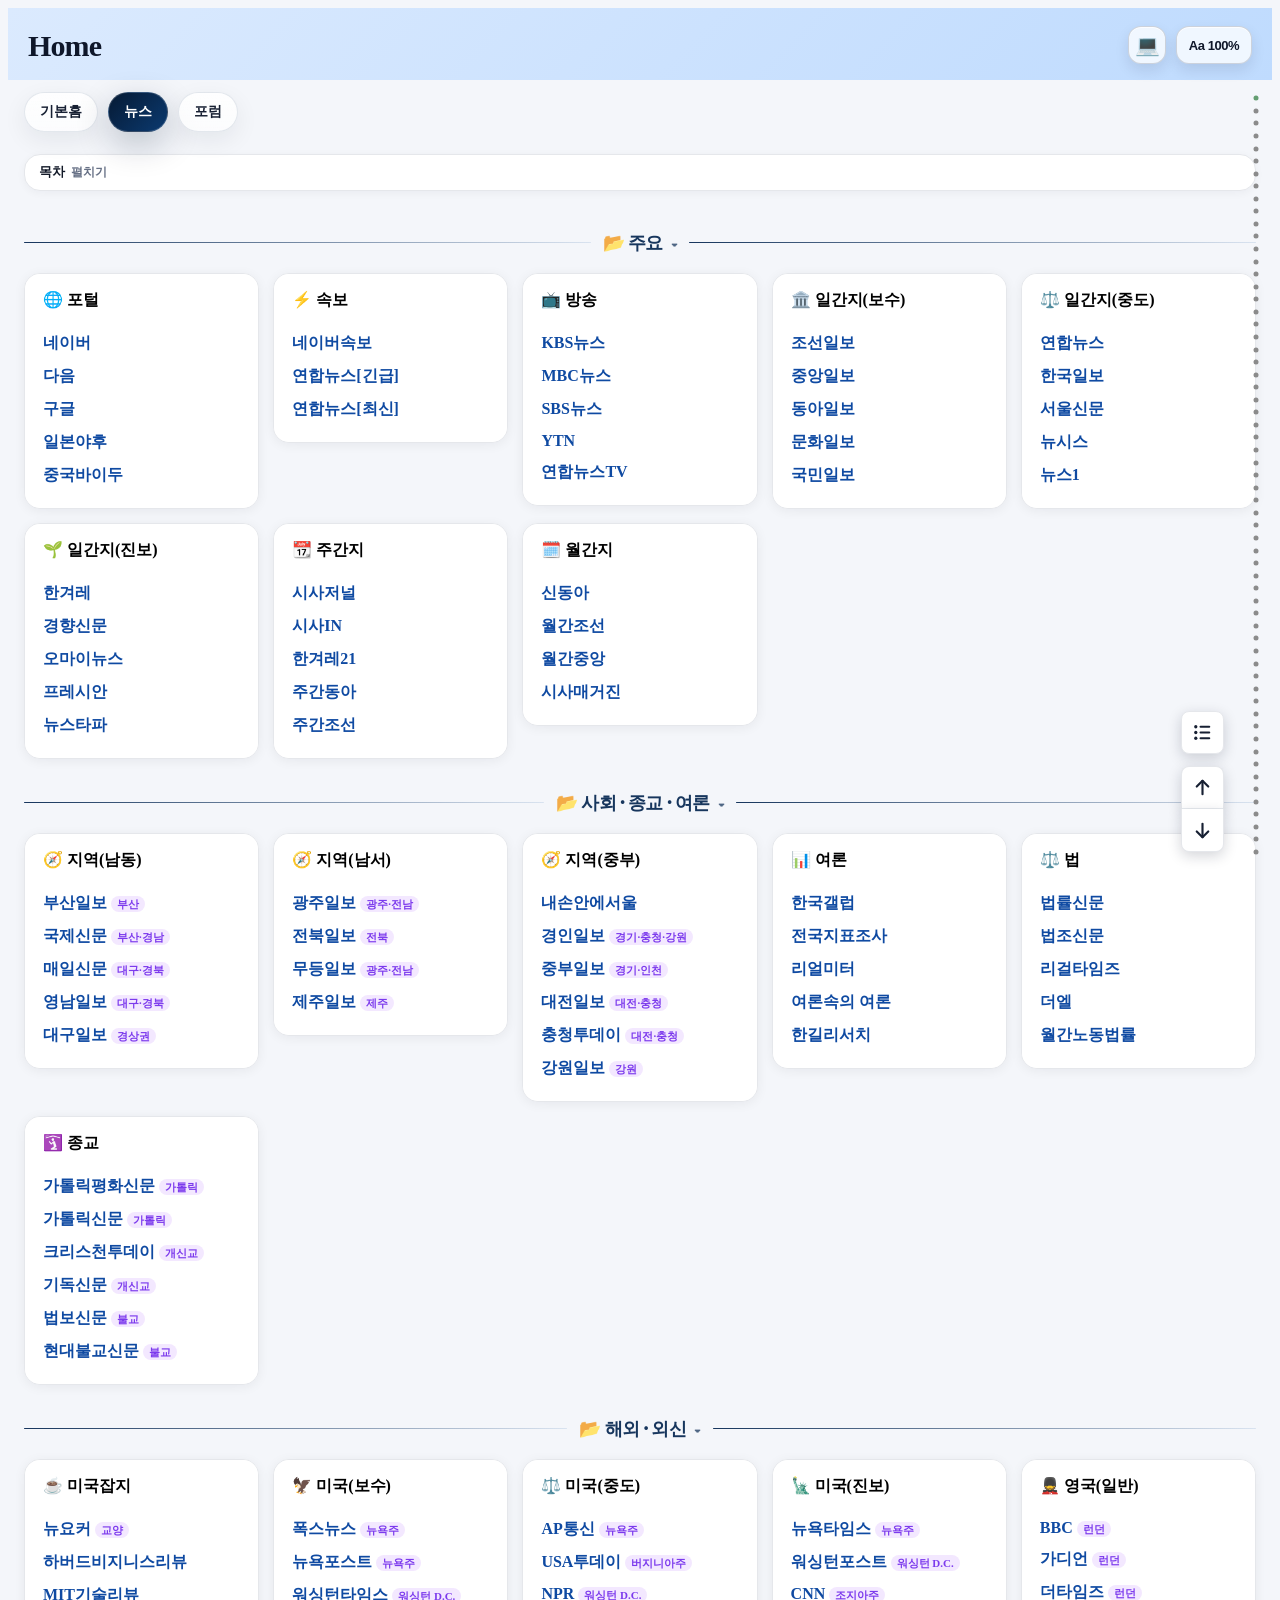
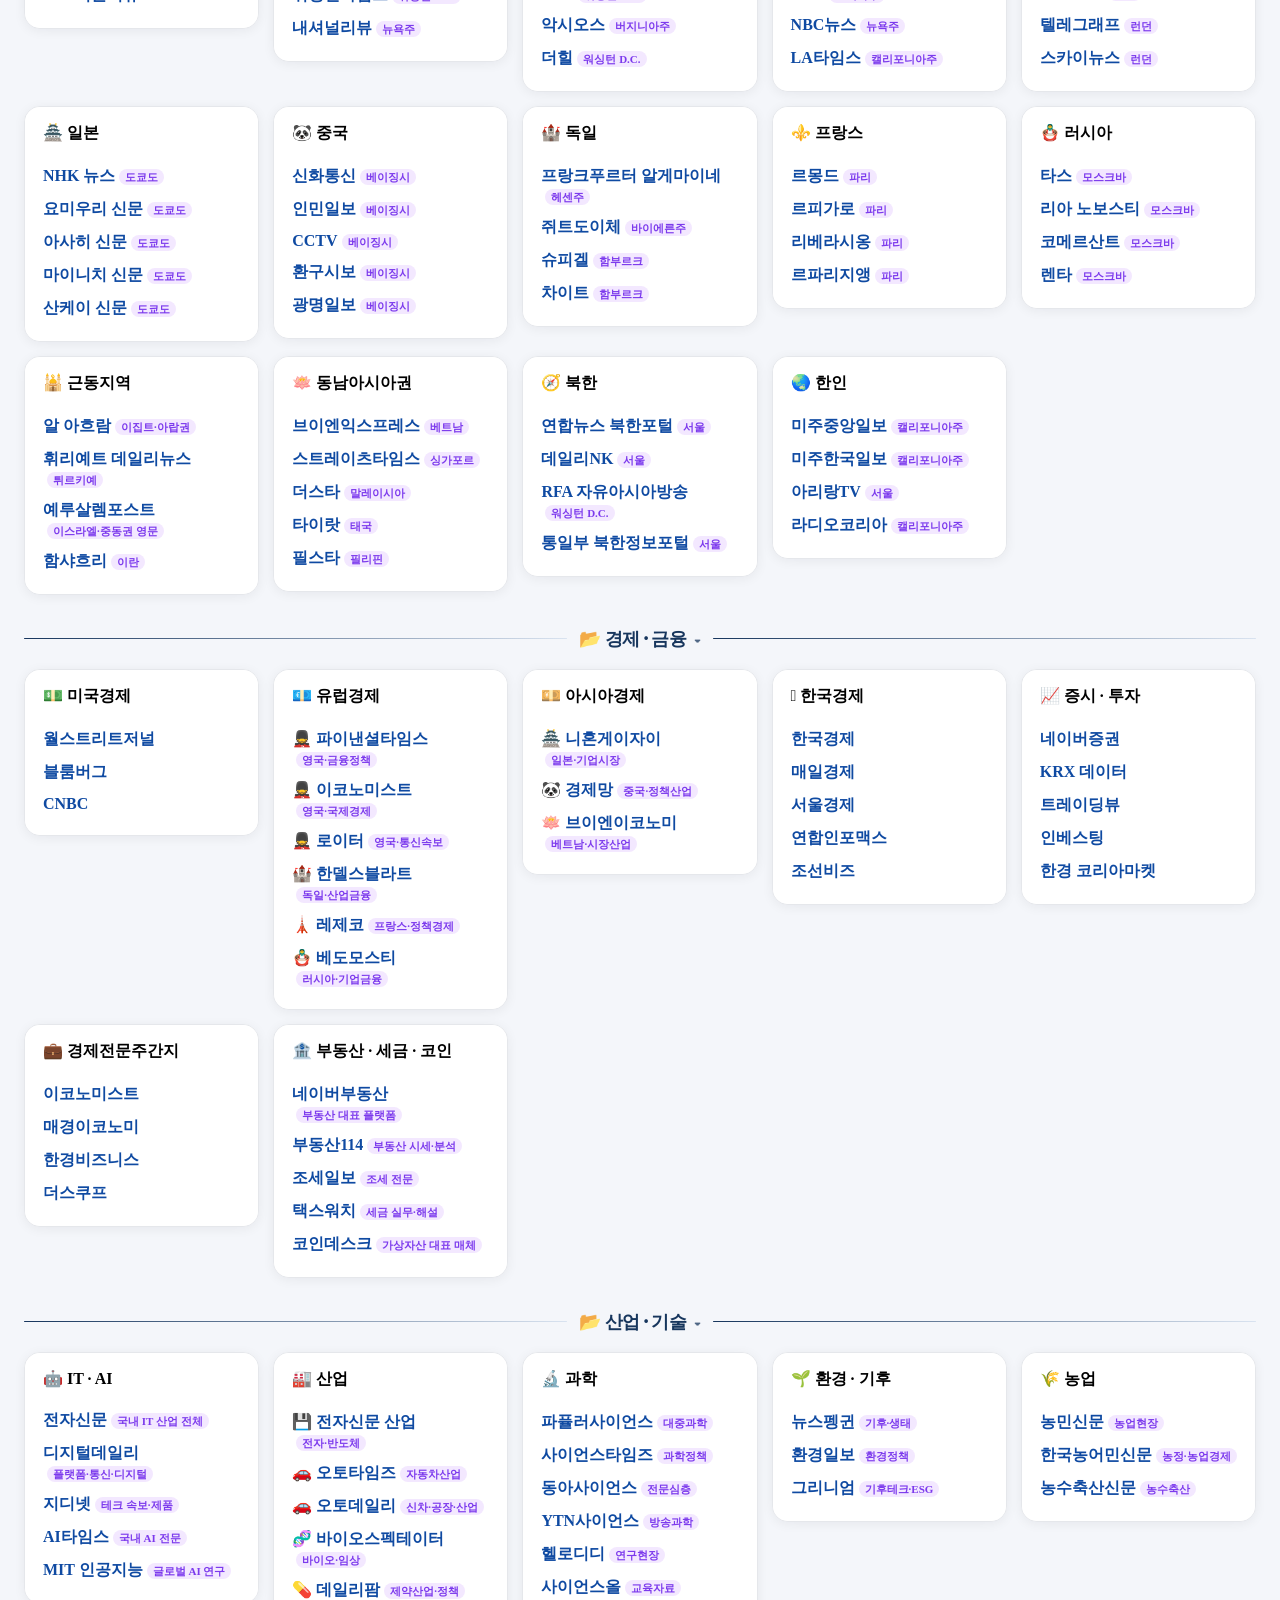
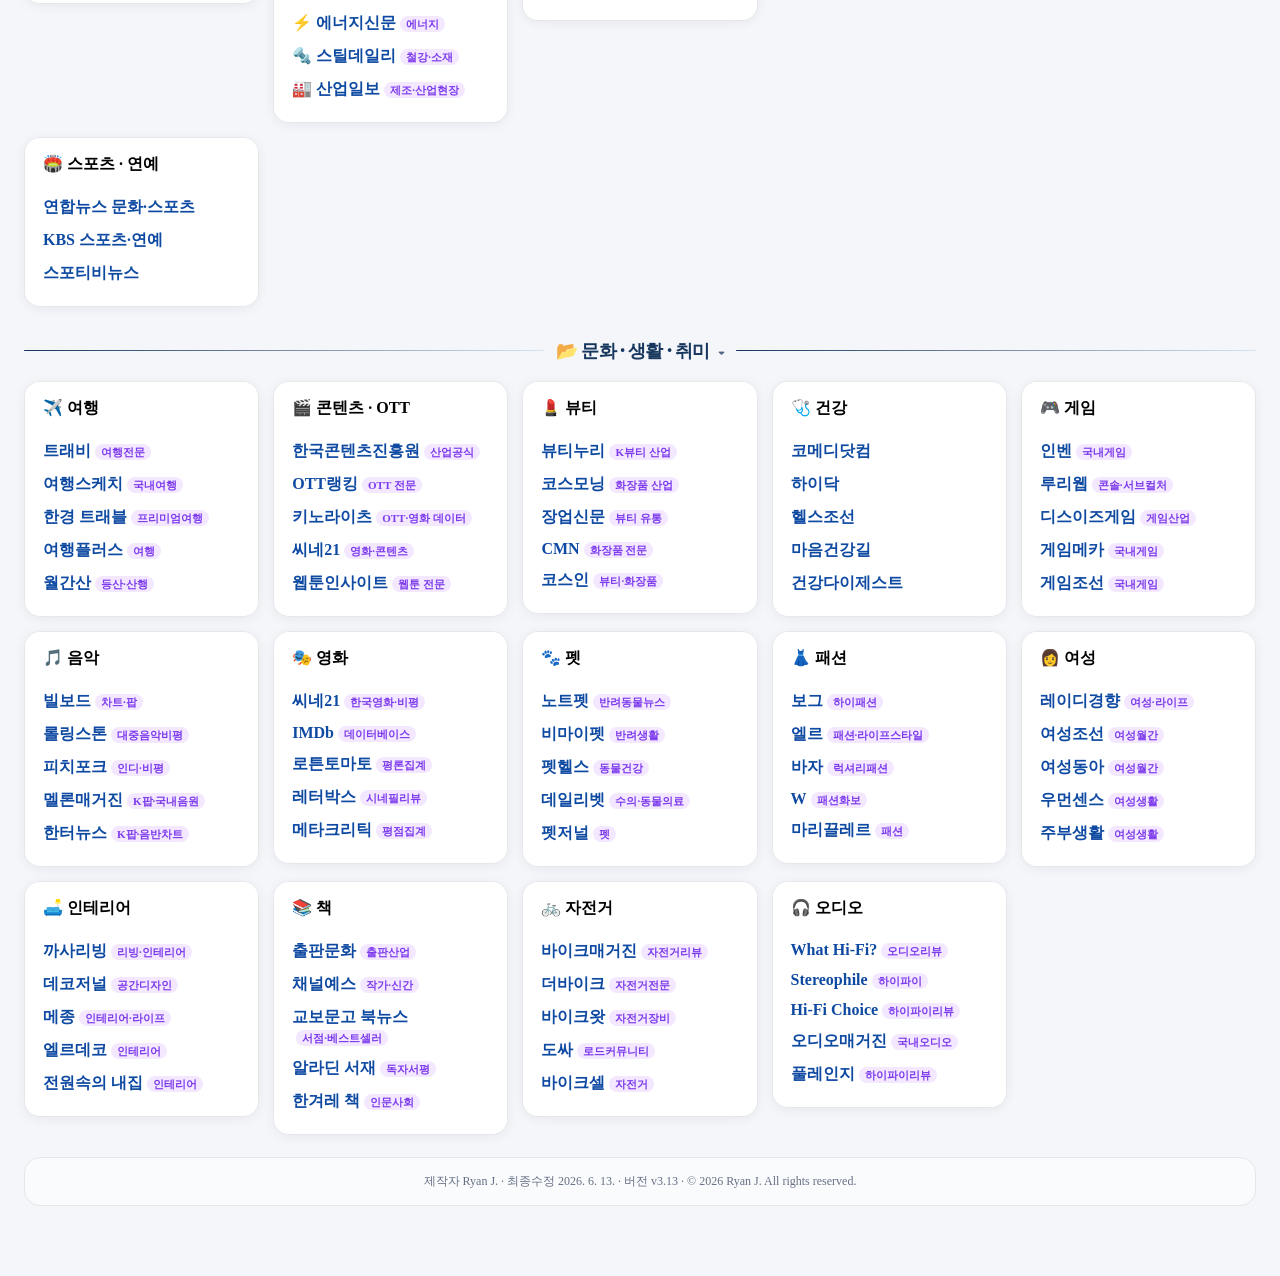
<file: ryhome/news/index.html>
<!doctype html>
<html lang="ko">
<head>
<meta charset="utf-8">
<meta name="viewport" content="width=device-width, initial-scale=1">
<title>뉴스 - Home</title>
<meta name="color-scheme" content="light dark">
<!-- Home v3.9: prepaint theme guard -->
<script>
(function(){
  try{
    if (localStorage.getItem('ryhome-v312-theme-defaulted') !== '1') {
      localStorage.setItem('site-theme-mode', 'auto');
      localStorage.setItem('ryhome-v312-theme-defaulted', '1');
    }
    var saved = localStorage.getItem('site-theme-mode') || 'auto';
    var dark = saved === 'dark' || (saved === 'auto' && window.matchMedia && window.matchMedia('(prefers-color-scheme: dark)').matches);
    var light = saved === 'light' || (saved === 'auto' && !dark);
    var root = document.documentElement;
    root.classList.toggle('force-dark', dark);
    root.classList.toggle('force-light', light);
    root.dataset.themeMode = saved;
    root.dataset.effectiveTheme = dark ? 'dark' : 'light';
    root.style.backgroundColor = dark ? '#121212' : '#f4f6fa';
  }catch(e){}
})();
</script>
<style id="ry-prepaint-theme">
html.force-dark,html.force-dark body{background:#121212!important;color:#e0e0e0!important;}
html.force-light,html.force-light body{background:#f4f6fa!important;color:#172033!important;}
</style>
<meta name="application-name" content="Home">
<meta name="apple-mobile-web-app-title" content="Home">
<meta name="apple-mobile-web-app-capable" content="yes">
<meta name="mobile-web-app-capable" content="yes">
<meta name="apple-mobile-web-app-status-bar-style" content="default">
<meta name="theme-color" content="#bfdbfe" media="(prefers-color-scheme: light)">
<meta name="theme-color" content="#121212" media="(prefers-color-scheme: dark)">
<link rel="icon" href="../assets/favicons/favicon.ico" sizes="any">
<link rel="shortcut icon" href="../assets/favicons/favicon.ico">
<link rel="icon" type="image/svg+xml" href="../assets/favicons/favicon-theme.svg">
<link rel="icon" type="image/png" sizes="16x16" href="../assets/favicons/favicon-16x16.png">
<link rel="icon" type="image/png" sizes="32x32" href="../assets/favicons/favicon-32x32.png">
<link rel="icon" type="image/png" sizes="48x48" href="../assets/favicons/favicon-48x48.png">
<link rel="icon" type="image/png" sizes="96x96" href="../assets/favicons/favicon-96x96.png">
<link rel="apple-touch-icon" href="../assets/favicons/apple-touch-icon.png">
<link rel="apple-touch-icon-precomposed" href="../assets/favicons/apple-touch-icon-precomposed.png">
<link rel="apple-touch-icon" sizes="120x120" href="../assets/favicons/apple-touch-icon-120x120.png">
<link rel="apple-touch-icon" sizes="152x152" href="../assets/favicons/apple-touch-icon-152x152.png">
<link rel="apple-touch-icon" sizes="167x167" href="../assets/favicons/apple-touch-icon-167x167.png">
<link rel="apple-touch-icon" sizes="180x180" href="../assets/favicons/apple-touch-icon-180x180.png">
<link rel="manifest" href="../assets/favicons/site.webmanifest">

<style>
:root{
  --navy:#061a34;--navy2:#0b2a4f;--bg:#f4f6fa;--card:#fff;--text:#172033;--muted:#667085;--line:#e5e7eb;--chip:#eef4ff;--chipText:#174ea6;--soft:#f8fafc;
  --btn-bg: #fff; --btn-text: #172033; /* 라이트모드 툴바/탑버튼 색상 */
}
@media (prefers-color-scheme: dark) {
  :root {
    --bg:#121212;--card:#1e1e1e;--text:#e0e0e0;--muted:#a0a0a0;--line:#333333;
    --chip:#1f293d;--chipText:#8ab4f8;--soft:#1a1a1a;
    --btn-bg: #2d2d2d; --btn-text: #ffffff;
  }

  /* 2번 해결: 다크모드 시 상단 목차(#) 및 📂 폴더 네모박스 글자 가독성 개선 */
  .toc a {
    background: #24344d !important;
    color: #9ec2ff !important;
  }
  .toc a.mid-toc {
    background: #1c3d27 !important;
    color: #6ed792 !important;
    border-color: #2b5c3b !important;
  }

  /* 3번 해결: 다크모드 시 흰색으로 남던 하위 그룹 박스들을 어둡게 강제 전환 */
  details.category, 
  details.category summary, 
  .quick-card, 
  .toc {
    background-color: var(--card) !important;
    border-color: var(--line) !important;
  }

  /* 다크모드 카테고리 제목 및 링크 텍스트 색상 최적화 */
  .toc-title, 
  summary span, 
  .quick-card h2 {
    color: var(--text) !important;
  }
  ul {
    background-color: var(--card) !important;
  }
  .site-link {
    border-bottom: 1px dashed #333d4a !important;
  }
  .site-link strong {
    color: #a3c5f7 !important;
  }
.count {
    background: #2d3748 !important;
    color: #a0aec0 !important;
  }
  /* 다크모드일 때는 흰색 계열 테두리로 버튼을 돋보이게 만듭니다 */
  #scrollTopBtn {
    border-color: #555555 !important;
  }
}
*{box-sizing:border-box}
html{scroll-behavior:smooth}

/* 테마 강제 고정용 클래스 규칙 */
html.force-light { color-scheme: light !important; }
html.force-light :root {
  --bg:#f4f6fa; --card:#fff; --text:#172033; --muted:#667085; --line:#e5e7eb; --chip:#eef4ff; --chipText:#174ea6; --soft:#f8fafc; --btn-bg: #fff; --btn-text: #172033;
}
html.force-light body { background: #f4f6fa !important; color: #172033 !important; }
html.force-light input { background: #ffffff !important; color: #172033 !important; border-color: #e5e7eb !important; }
html.force-light button { background: #ffffff !important; color: #172033 !important; }
html.force-light .search-card { background-color: #ffffff !important; border-color: #e5e7eb !important; }
html.force-light .toc, html.force-light summary, html.force-light details.category, html.force-light .quick-card, html.force-light ul { background-color: #ffffff !important; border-color: #e5e7eb !important; }
html.force-light .toc-title { color: #111827 !important; }
html.force-light summary span { color: #172033 !important; }
html.force-light .quick-card h2 { color: #000000 !important; }
html.force-light .site-link { border-bottom: 1px dashed #edf0f5 !important; }
html.force-light .site-link strong { color: #0f4aa2 !important; }
html.force-light .count { background: #f1f5f9 !important; color: #475569 !important; }
html.force-light .toc a { background: #eef4ff !important; color: #174ea6 !important; }
html.force-light .toc a.mid-toc { background: #e8f5ee !important; color: #166534 !important; border-color: #bbd9c8 !important; }
html.force-light #scrollTopBtn { border-color: var(--navy) !important; background-color: #ffffff !important; color: #172033 !important; }

html.force-dark { color-scheme: dark !important; }
html.force-dark :root {
  --bg:#121212; --card:#1e1e1e; --text:#e0e0e0; --muted:#a0a0a0; --line:#333333; --chip:#1f293d; --chipText:#8ab4f8; --soft:#1a1a1a; --btn-bg: #2d2d2d; --btn-text: #ffffff;
}
html.force-dark body { background: #121212 !important; color: #e0e0e0 !important; }
html.force-dark input { background: #2d2d2d !important; color: #ffffff !important; border-color: #333333 !important; }
html.force-dark button { background: #2d2d2d !important; color: #ffffff !important; }
html.force-dark .search-card { background-color: #1e1e1e !important; border-color: #333333 !important; }
html.force-dark .toc, html.force-dark summary, html.force-dark details.category, html.force-dark .quick-card, html.force-dark ul { background-color: #1e1e1e !important; border-color: #333333 !important; }
html.force-dark .toc-title, html.force-dark summary span, html.force-dark .quick-card h2 { color: #e0e0e0 !important; }
html.force-dark .site-link { border-bottom: 1px dashed #333d4a !important; }
html.force-dark .site-link strong { color: #a3c5f7 !important; }
html.force-dark .count { background: #2d3748 !important; color: #a0aec0 !important; }
html.force-dark .toc a { background: #24344d !important; color: #9ec2ff !important; }
html.force-dark .toc a.mid-toc { background: #1c3d27 !important; color: #6ed792 !important; border-color: #2b5c3b !important; }
html.force-dark .toc a.special-pink { background: #4a2828 !important; color: #ffb3b3 !important; }
html.force-dark #scrollTopBtn { border-color: #555555 !important; background-color: #1e1e1e !important; color: #e0e0e0 !important; }

/* 다크모드 상태이더라도 검색창(input)은 항상 화이트 배경과 어두운 글자색을 유지하도록 고정 */
input { background: #ffffff !important; color: #172033 !important; }
button { background: var(--btn-bg) !important; color: var(--btn-text) !important; }
.toc, summary { background: var(--card) !important; }
header{background:linear-gradient(135deg,var(--navy),var(--navy2));color:white;padding:32px 20px 26px}
.header-inner{max-width:1708px;margin:0 auto}
h1{margin:0 0 8px;font-size:30px;letter-spacing:-.03em}
.meta{color:#cbd5e1;font-size:14px;line-height:1.6}
main{max-width:1708px;margin:22px auto 70px;padding:0 16px}

/* [수정] 검색바 부들부들 떨리는 현상 제거를 위한 최적화 */
.search-card{
  background:var(--card);
  border-radius:16px;
  padding:16px 18px;
  box-shadow:0 2px 12px rgba(16,24,40,.07);
  border:1px solid var(--line);
  margin-bottom:16px;
  
  /* position: sticky 적용 시 흔들림 방지를 위해 top을 0이 아닌 1px 여유를 주거나 고정 */
  position: sticky;
  top: -1px; 
  z-index: 100; /* 다른 요소보다 확실하게 위에 올라오도록 변경 */
}

.toolbar{display:flex;gap:10px;flex-wrap:wrap}
input{flex:1;min-width:260px;padding:12px 14px;border:1px solid var(--line);border-radius:12px;font-size:15px;background:#fff}
button{padding:12px 14px;border:1px solid var(--line);border-radius:12px;background:#fff;cursor:pointer}
button:hover{background:#f7f8fb}
.toc-grid{display:grid;grid-template-columns:1fr 1fr;gap:14px;margin:0 0 14px}
.toc{background:#fff;border:1px solid var(--line);border-radius:16px;padding:16px 18px;box-shadow:0 2px 12px rgba(16,24,40,.06)}
.toc-title{font-weight:800;margin-bottom:10px;color:#111827}
.toc-title.toc-toggle{
  display:block;
  width:100%;
  padding:0;
  margin:0 0 10px 0;
  border:0;
  border-radius:0;
  background:transparent !important;
  color:inherit !important;
  box-shadow:none;
  text-align:left;
  font:inherit;
  cursor:pointer;
}
.toc-title.toc-toggle:hover{text-decoration:none;filter:none;background:transparent !important}
.toc-toggle-icon{float:right;font-size:13px;opacity:.75;margin-left:8px}
.toc-body.is-collapsed{display:none!important}
.anchor-active{
  outline:3px solid rgba(14,165,233,.55) !important;
  outline-offset:4px;
  transition:outline-color .2s ease, box-shadow .2s ease;
  box-shadow:0 0 0 7px rgba(14,165,233,.10), 0 2px 12px rgba(16,24,40,.08) !important;
}
.toc a{display:inline-block;margin:4px 7px 4px 0;padding:7px 10px;background:var(--chip);border-radius:999px;color:var(--chipText);text-decoration:none;font-size:13px}
.toc a.mid-toc {
  display: block; /* 한 줄을 통째로 차지하여 자동으로 줄바꿈이 됩니다 */
  margin: 12px 0 6px 0 !important; /* 위아래 간격을 주어 가독성을 높입니다 */
  width: max-content; /* 글자 길이에 딱 맞게 박스 크기를 조절합니다 */
  background: #e8f5ee;
  color: #166534;
  border: 1px solid #bbd9c8;
  font-size: 12px;
  font-weight: 850;
  letter-spacing: -.015em;
  box-shadow: 0 1px 4px rgba(22,101,52,.08);
  border-radius: 2px !important;
}
.toc a.mid-toc::before{content:'📂 ';font-weight:900;color:#2f855a}.toc a:hover{filter:brightness(.96);text-decoration:underline}
/* 뉴스 특수 버튼 스타일 */
.toc a.special-pink {
  background: #ffebeb !important; /* 부드러운 파스텔 핑크 배경 */
  color: #c04848 !important; /* 다크모드 대응을 위한 차분한 딥핑크 글자색 */
  border: none !important;
  font-weight: 850 !important;
  box-shadow: 0 2px 6px rgba(192, 72, 72, 0.15) !important;
  
  /* 박스를 육각형 모양으로 깎아내는 마법의 코드 */
  clip-path: polygon(8% 0%, 92% 0%, 100% 50%, 92% 100%, 8% 100%, 0% 50%);
  padding: 7px 16px !important; /* 육각형 양끝 각진 부분 때문에 좌우 여백을 늘렸습니다 */
  border-radius: 0px !important; /* 육각형 표현을 위해 둥근 테두리 해제 */
}

/* 다크모드가 되었을 때 눈이 부시지 않도록 파스텔 핑크 톤 다운 */
@media (prefers-color-scheme: dark) {
  .toc a.special-pink {
    background: #4a2828 !important; /* 어두운 다크 파스텔 핑크 */
    color: #ffb3b3 !important; /* 밝은 파스텔 핑크 글자색 */
    box-shadow: 0 2px 6px rgba(0, 0, 0, 0.3) !important;
  }
}
.quick-row{display:grid;grid-template-columns:repeat(2,minmax(0,1fr));gap:14px;margin:0 0 18px}
.quick-card{background:#fff;border:1px solid var(--line);border-radius:16px;padding:17px 19px;box-shadow:0 2px 12px rgba(16,24,40,.06)}
.quick-card h2{margin:0 0 12px;font-size:19px}
.quick-links{display:grid;grid-template-columns:repeat(auto-fit,minmax(190px,1fr));gap:6px 16px}
.grid{display:grid;grid-template-columns:repeat(auto-fit,minmax(220px,1fr));gap:14px;align-items:start}
details.category{background:#fff;border:1px solid var(--line);border-radius:16px;padding:0;box-shadow:0 2px 12px rgba(16,24,40,.06);overflow:hidden}
summary{list-style:none;cursor:pointer;padding:16px 18px;font-weight:900;display:flex;justify-content:space-between;align-items:center;background:#fff;gap:10px}
summary::-webkit-details-marker{display:none}
.summary-actions{display:flex;align-items:center;gap:6px;flex-shrink:0}.count{font-size:12px;font-weight:700;color:#475569;background:#f1f5f9;border-radius:999px;padding:4px 8px;white-space:nowrap}
ul{margin:0;padding:0 18px 16px;columns:1;column-gap:0}
li{list-style:none;break-inside:avoid}
a{color:#0f4aa2;text-decoration:none}
a:hover{text-decoration:underline}
.site-link{display:block;padding:6px 0;border-bottom:1px dashed #edf0f5}
.site-link strong{font-weight:850}
.feature{font-size:11px;color:#7c3aed;background:#f3e8ff;border-radius:999px;padding:2px 6px;margin-left:4px;font-weight:750;white-space:nowrap}
.url{display:none!important;color:#7b8794;font-size:12px;margin-top:2px;word-break:break-all;font-weight:400}
.site-link, html.force-light .site-link, html.force-dark .site-link{border-bottom:0!important;text-decoration:none!important}
.site-link:hover, .site-link:hover *, html.force-light .site-link:hover, html.force-dark .site-link:hover{text-decoration:none!important}
.section-divider{display:flex;align-items:center;gap:20px;margin:46px 0 24px;color:#061a34;font-size:30px;font-weight:1000;letter-spacing:-.04em}
.section-divider:before,.section-divider:after{content:"";height:3px;background:linear-gradient(90deg,#061a34,#d6deea);flex:1;border-radius:999px}
.section-divider span{display:inline-block;background:#fff;border:1px solid #cbd5e1;border-radius:999px;padding:12px 22px;box-shadow:0 5px 18px rgba(16,24,40,.10)}
.section-divider.news-divider{font-size:21px;margin:20px 0 14px;gap:14px}
.section-divider.news-divider:before,.section-divider.news-divider:after{height:2px}
.section-divider.news-divider span{padding:8px 16px}
.note{margin:18px 0 0;color:#667085;font-size:13px;line-height:1.6}
.footer{text-align:center;color:#7b8794;font-size:12px;margin-top:26px}

.mid-divider{grid-column:1/-1;display:flex;align-items:center;gap:12px;margin:18px 0 4px;color:#17365d;font-size:18px;font-weight:950;letter-spacing:-.03em}
.mid-divider:before,.mid-divider:after{content:"";height:1px;background:linear-gradient(90deg,#17365d,#d9e3f0);flex:1;border-radius:999px}
.mid-divider > span{background:#fff;border:1px solid #d5deeb;border-radius:999px;padding:7px 14px;box-shadow:0 3px 10px rgba(16,24,40,.06)}

.mid-divider-toggle{cursor:pointer;user-select:none}
.mid-divider-toggle:focus-visible{outline:3px solid rgba(14,165,233,.55);outline-offset:4px;border-radius:999px}
.mid-divider.is-collapsed > span{opacity:.88}
.mid-toggle-icon{display:inline-block;margin-left:8px;font-size:13px;opacity:.75}
.collapsed-by-divider{display:none!important}

/* 밝게 고정은 시스템 연동 상태가 밝을 때의 실제 라이트 색상과 동일하게 맞춤 */
html.force-light{
  color-scheme:light!important;
  --navy:#061a34;--navy2:#0b2a4f;--bg:#f4f6fa;--card:#fff;--text:#172033;--muted:#667085;--line:#e5e7eb;--chip:#eef4ff;--chipText:#174ea6;--soft:#f8fafc;
  --btn-bg:#fff;--btn-text:#172033;
}
html.force-light body{background:#ffffff!important;color:#000000!important}
html.force-light header{background:linear-gradient(135deg,#061a34,#0b2a4f)!important;color:#ffffff!important}
html.force-light input{background:#ffffff!important;color:#172033!important;border-color:#e5e7eb!important}
html.force-light button{background:var(--btn-bg)!important;color:var(--btn-text)!important;border-color:#e5e7eb!important}
html.force-light #settingsBtn{background:transparent!important;border:none!important;color:#ffffff!important}
html.force-light .search-card{background-color:#ffffff!important;border-color:#e5e7eb!important}
html.force-light .toc,html.force-light summary,html.force-light details.category,html.force-light .quick-card,html.force-light ul{background-color:#ffffff!important;border-color:#e5e7eb!important}
html.force-light .toc-title{color:#111827!important}
html.force-light summary span{color:#000000!important}
html.force-light .quick-card h2{color:#000000!important}
html.force-light .site-link{border-bottom:0!important;text-decoration:none!important}
html.force-light .site-link strong{color:#0f4aa2!important}
html.force-light .feature{color:#7c3aed!important;background:#f3e8ff!important}
html.force-light .count{background:#f1f5f9!important;color:#475569!important}
html.force-light .toc a{background:#eef4ff!important;color:#174ea6!important}
html.force-light .toc a.mid-toc{background:#e8f5ee!important;color:#166534!important;border-color:#bbd9c8!important}
html.force-light .toc a.special-pink{background:#ffebeb!important;color:#c04848!important;box-shadow:0 2px 6px rgba(192,72,72,.15)!important}
html.force-light .section-divider{color:#061a34!important}
html.force-light .section-divider span{background:#ffffff!important;border-color:#cbd5e1!important}
html.force-light .section-divider:before,html.force-light .section-divider:after{background:linear-gradient(90deg,#061a34,#d6deea)!important}
html.force-light .mid-divider{color:#17365d!important}
html.force-light .mid-divider > span{background:#ffffff!important;border-color:#d5deeb!important}
html.force-light .mid-divider:before,html.force-light .mid-divider:after{background:linear-gradient(90deg,#17365d,#d9e3f0)!important}
html.force-light #scrollTopBtn{border-color:#061a34!important;background-color:#ffffff!important;color:#172033!important}

.mid-divider.hidden{display:none!important}
.hidden{display:none!important}
@media(max-width:900px){.toc-grid,.quick-row{grid-template-columns:1fr}}

/* [수정] 미디어 쿼리 내 미세하게 흔들림을 유발하던 요소를 수정했습니다. */
@media(max-width:760px){
  header{padding:24px 16px} 
  h1{font-size:24px} 
  /* 모바일 환경에서도 굳이 고정을 풀지 않고 sticky 상태를 유지하여 화면 팅김 현상을 방지합니다. */
  .search-card{position:sticky; top: 0;} 
  .grid{grid-template-columns:1fr} 
  ul{columns:1} 
  .section-divider{font-size:24px} 
  .section-divider.news-divider{font-size:18px}
}

#scrollTopBtn {
  display: none; position: fixed; bottom: 30px; right: 30px; z-index: 99;
  width: 52px; height: 52px; /* 글자가 들어가므로 크기를 조금 키웠습니다 */
  background-color: var(--card); /* 카드 색상과 동일하게 설정 */
  color: var(--text);
  border: 2px solid var(--navy); /* 라이트모드에선 네이비색 테두리로 강조 */
  outline: none; cursor: pointer; border-radius: 6px;
  box-shadow: 0 4px 16px rgba(0,0,0,.25); /* 그림자를 더 진하게 주어 배경과 분리 */
  font-size: 14px; font-weight: bold;
  flex-direction: column; /* 삼각형 아래로 글자가 오도록 세로 정렬 */
  align-items: center; justify-content: center;
}
#scrollTopBtn:hover { filter: brightness(0.9); }

/* Home common header/page nav */
header{background:linear-gradient(135deg,var(--navy,#061a34),var(--navy2,#0b2a4f));color:#fff;padding:18px 20px 16px;}
.header-inner,.ry-titlebar{max-width:1708px;margin:0 auto;display:flex!important;justify-content:space-between!important;align-items:center!important;position:relative;gap:14px;}
.brand-block{display:flex;align-items:center;gap:10px;min-width:0;}
.brand-logo{width:30px;height:30px;flex:0 0 30px;object-fit:contain;filter:drop-shadow(0 3px 10px rgba(0,0,0,.18));}
header h1{margin:0;font-size:30px;letter-spacing:-.03em;line-height:1.1;}
.header-actions{display:flex;gap:10px;align-items:center;flex-shrink:0;}
.header-actions button,#settingsBtn,#fontBtn{width:38px!important;height:38px!important;display:inline-flex!important;align-items:center!important;justify-content:center!important;background:linear-gradient(135deg,var(--navy,#061a34),var(--navy2,#0b2a4f))!important;border:1px solid rgba(255,255,255,.26)!important;border-radius:13px!important;font-size:21px!important;color:#fff!important;padding:0!important;cursor:pointer!important;box-shadow:inset 0 1px 0 rgba(255,255,255,.12),0 8px 18px rgba(0,0,0,.18)!important;}
.ry-top-nav{max-width:1708px;margin:0 auto 20px;padding:12px 16px 0;display:flex;gap:10px;flex-wrap:wrap;align-items:center;}
.ry-top-nav a{display:inline-flex;align-items:center;justify-content:center;padding:10px 15px;border:1px solid rgba(148,163,184,.25);border-radius:999px;background:linear-gradient(180deg,rgba(255,255,255,.88),rgba(255,255,255,.68));color:var(--text,#172033);text-decoration:none;font-size:14px;font-weight:850;box-shadow:0 8px 24px rgba(15,23,42,.07);backdrop-filter:blur(14px);transition:transform .15s ease,box-shadow .15s ease,border-color .15s ease,background .15s ease;}
.ry-top-nav a:hover{transform:translateY(-1px);text-decoration:none;box-shadow:0 12px 30px rgba(15,23,42,.11);border-color:rgba(23,78,166,.28);}
.ry-top-nav a.is-active{background:linear-gradient(135deg,#061a34,#0b3a70);color:#fff;border-color:rgba(255,255,255,.18);box-shadow:0 12px 34px rgba(6,26,52,.24);}
html.force-dark .ry-top-nav a{background:linear-gradient(180deg,rgba(31,41,55,.92),rgba(17,24,39,.86));border-color:rgba(148,163,184,.20);color:#e5e7eb;box-shadow:0 8px 24px rgba(0,0,0,.22);}
html.force-dark .ry-top-nav a.is-active{background:linear-gradient(135deg,#315988,#1f3f68);color:#fff;}
@media (prefers-color-scheme: dark){html:not(.force-light) .ry-top-nav a{background:linear-gradient(180deg,rgba(31,41,55,.92),rgba(17,24,39,.86));border-color:rgba(148,163,184,.20);color:#e5e7eb;box-shadow:0 8px 24px rgba(0,0,0,.22);}html:not(.force-light) .ry-top-nav a.is-active{background:linear-gradient(135deg,#315988,#1f3f68);color:#fff;}}
.site-meta{margin:22px 0 0!important;padding:14px 16px!important;border:1px solid var(--line,#e5e7eb)!important;border-radius:16px!important;background:rgba(255,255,255,.62)!important;color:var(--muted,#667085)!important;font-size:calc(12px * var(--site-font-scale,1))!important;line-height:1.55!important;text-align:center!important;}
/* NamuWiki-inspired navigation controls */
#scrollTopBtn{display:none!important;}
.ry-namu-nav{position:fixed;right:18px;bottom:calc(18px + env(safe-area-inset-bottom,0px));z-index:1000;display:flex;flex-direction:column;gap:7px;padding:7px;border:1px solid rgba(148,163,184,.34);border-radius:18px;background:rgba(255,255,255,.54);box-shadow:0 12px 34px rgba(15,23,42,.20);backdrop-filter:blur(14px);-webkit-backdrop-filter:blur(14px);}
.ry-namu-nav button{min-width:58px;height:38px;border:1px solid rgba(148,163,184,.32)!important;border-radius:13px!important;background:rgba(255,255,255,.58)!important;color:var(--text,#172033)!important;font-size:12px!important;font-weight:850!important;letter-spacing:-.02em;line-height:1!important;padding:0 10px!important;box-shadow:none!important;cursor:pointer;}
.ry-namu-nav button:hover{background:rgba(255,255,255,.78)!important;transform:translateY(-1px);}
.ry-namu-nav button:active{transform:translateY(0);}
html.force-dark .ry-namu-nav{background:rgba(15,23,42,.54);border-color:rgba(148,163,184,.25);box-shadow:0 14px 36px rgba(0,0,0,.34);}
html.force-dark .ry-namu-nav button{background:rgba(30,41,59,.68)!important;color:#e5e7eb!important;border-color:rgba(148,163,184,.24)!important;}
html.force-dark .ry-namu-nav button:hover{background:rgba(51,65,85,.76)!important;}
@media (prefers-color-scheme: dark){html:not(.force-light) .ry-namu-nav{background:rgba(15,23,42,.54);border-color:rgba(148,163,184,.25);box-shadow:0 14px 36px rgba(0,0,0,.34);}html:not(.force-light) .ry-namu-nav button{background:rgba(30,41,59,.68)!important;color:#e5e7eb!important;border-color:rgba(148,163,184,.24)!important;}html:not(.force-light) .ry-namu-nav button:hover{background:rgba(51,65,85,.76)!important;}}
@media(max-width:760px){header{padding:18px 16px 15px}.brand-logo{width:26px;height:26px;flex-basis:26px}header h1{font-size:24px}.ry-top-nav{padding:10px 12px 0;gap:8px;display:grid;grid-template-columns:1fr 1fr}.ry-top-nav a{padding:10px 10px}.ry-namu-nav{right:12px;bottom:calc(12px + env(safe-area-inset-bottom,0px));gap:6px;padding:6px;border-radius:16px}.ry-namu-nav button{min-width:52px;height:35px;font-size:11px!important}}
body.page-news .forum-toc-card, body.page-news #forum-start, body.page-news #forumTree{display:none!important;}
body.page-forum .news-toc-card, body.page-forum #news-start, body.page-forum .quick-row, body.page-forum #newsTree{display:none!important;}


/* v3.1: site-count badges removed */
.summary-actions,.count{display:none!important;}


/* Home v3.2 refinements */
body.page-news .toc-grid,
body.page-forum .toc-grid{
  display:grid!important;
  grid-template-columns:1fr!important;
  width:100%!important;
  max-width:none!important;
}
body.page-news .toc,
body.page-forum .toc,
body.page-news .toc.news-toc-card,
body.page-forum .toc.forum-toc-card{
  width:100%!important;
  max-width:none!important;
  min-width:0!important;
}
body.page-news .forum-toc-card,
body.page-news #forum-start,
body.page-news #forumTree,
body.page-forum .news-toc-card,
body.page-forum #news-start,
body.page-forum .quick-row,
body.page-forum #newsTree{
  display:none!important;
}
body.page-forum #forum-start{display:none!important;}
body.page-news .special-pink{display:none!important;}
.toc-group{margin:0 0 8px;}
.toc-main.mid-toc{font-weight:900!important;}


/* Home v3.3: settings/font popup consistency */
#settingsPopup,
#fontPopup{
  text-align:left!important;
  background:var(--card)!important;
  color:var(--text)!important;
  border:1px solid var(--line)!important;
  box-shadow:0 10px 34px rgba(15,23,42,.18)!important;
  z-index:2147482600!important;
}
#settingsPopup h3{
  display:none!important;
}
#settingsPopup label{
  justify-content:flex-start!important;
  text-align:left!important;
  width:100%!important;
  margin:0 0 10px 0!important;
  color:var(--text)!important;
}
#settingsPopup label:last-child{
  margin-bottom:0!important;
}
#settingsPopup input[type="radio"]{
  appearance:auto!important;
  -webkit-appearance:radio!important;
  accent-color:#0ea5e9!important;
  background:transparent!important;
  color:inherit!important;
  border:0!important;
  width:auto!important;
  height:auto!important;
  min-width:0!important;
  padding:0!important;
  margin:0!important;
}
#fontPopup button{
  margin:0 6px 0 0!important;
}
html.force-dark #settingsPopup,
html.force-dark #fontPopup{
  background:#1e1e1e!important;
  color:#e5e7eb!important;
  border-color:#3a3a3a!important;
  box-shadow:0 14px 40px rgba(0,0,0,.44)!important;
}
html.force-dark #settingsPopup label,
html.force-dark #fontPopup{
  color:#e5e7eb!important;
}
html.force-dark #settingsPopup input[type="radio"]{
  accent-color:#38bdf8!important;
  background:transparent!important;
}
html.force-dark #fontPopup button{
  background:#2d2d2d!important;
  color:#ffffff!important;
  border-color:#444!important;
}
@media (prefers-color-scheme:dark){
  html:not(.force-light) #settingsPopup,
  html:not(.force-light) #fontPopup{
    background:#1e1e1e!important;
    color:#e5e7eb!important;
    border-color:#3a3a3a!important;
    box-shadow:0 14px 40px rgba(0,0,0,.44)!important;
  }
  html:not(.force-light) #settingsPopup label,
  html:not(.force-light) #fontPopup{
    color:#e5e7eb!important;
  }
  html:not(.force-light) #settingsPopup input[type="radio"]{
    accent-color:#38bdf8!important;
    background:transparent!important;
  }
  html:not(.force-light) #fontPopup button{
    background:#2d2d2d!important;
    color:#ffffff!important;
    border-color:#444!important;
  }
}

/* Home v3.4: direct theme option buttons + dark footer harmonization */
#settingsPopup .theme-option{
  display:flex!important;
  align-items:center!important;
  justify-content:flex-start!important;
  gap:8px!important;
  width:100%!important;
  margin:0 0 8px 0!important;
  padding:9px 11px!important;
  border:1px solid var(--line,#e5e7eb)!important;
  border-radius:12px!important;
  background:var(--soft,#f8fafc)!important;
  color:var(--text,#172033)!important;
  font-size:13px!important;
  font-weight:850!important;
  line-height:1.2!important;
  text-align:left!important;
  cursor:pointer!important;
  box-shadow:none!important;
}
#settingsPopup .theme-option:last-child{margin-bottom:0!important;}
#settingsPopup .theme-option:hover{filter:brightness(.97)!important;text-decoration:none!important;}
#settingsPopup .theme-option.is-active{
  border-color:#174ea6!important;
  background:#eef4ff!important;
  color:#174ea6!important;
}
html.force-dark #settingsPopup .theme-option{
  background:#24344d!important;
  color:#ffffff!important;
  border-color:#3b4b63!important;
}
html.force-dark #settingsPopup .theme-option.is-active{
  background:#1c3d27!important;
  color:#ffffff!important;
  border-color:#2b5c3b!important;
}
html.force-dark .site-meta{
  background:#1e1e1e!important;
  color:#d1d5db!important;
  border-color:#333333!important;
}
@media (prefers-color-scheme:dark){
  html:not(.force-light) #settingsPopup .theme-option{
    background:#24344d!important;
    color:#ffffff!important;
    border-color:#3b4b63!important;
  }
  html:not(.force-light) #settingsPopup .theme-option.is-active{
    background:#1c3d27!important;
    color:#ffffff!important;
    border-color:#2b5c3b!important;
  }
  html:not(.force-light) .site-meta{
    background:#1e1e1e!important;
    color:#d1d5db!important;
    border-color:#333333!important;
  }
}

/* Home v3.4: align news/forum TOC and section headers with 기본홈 dark mode */
body.page-news .toc-title.toc-toggle,body.page-forum .toc-title.toc-toggle{display:flex!important;align-items:center!important;justify-content:space-between!important;width:100%!important;padding:12px 0 14px!important;margin:0 0 12px 0!important;border:0!important;border-bottom:1px solid var(--line,#e5e7eb)!important;border-radius:0!important;background:transparent!important;color:#111827!important;box-shadow:none!important;text-align:left!important;font-weight:800!important;font-size:calc(13px * var(--site-font-scale,1))!important;cursor:pointer!important;}
body.page-news .toc-title.toc-toggle .toc-toggle-icon,body.page-forum .toc-title.toc-toggle .toc-toggle-icon{float:none!important;margin-left:auto!important;color:var(--muted,#667085)!important;font-size:12px!important;font-weight:700!important;opacity:1!important;}
body.page-news .toc-body,body.page-forum .toc-body{padding-top:0!important;}
html.force-dark body.page-news .toc-title.toc-toggle,html.force-dark body.page-forum .toc-title.toc-toggle{color:#ffffff!important;border-bottom-color:#333333!important;}
html.force-dark body.page-news .toc-title.toc-toggle .toc-toggle-icon,html.force-dark body.page-forum .toc-title.toc-toggle .toc-toggle-icon{color:#a0a0a0!important;}
html.force-dark .section-divider,html.force-dark .mid-divider{color:#e5e7eb!important;}
html.force-dark .section-divider span,html.force-dark .mid-divider > span{background:#1e1e1e!important;border-color:#333333!important;color:#ffffff!important;box-shadow:0 3px 14px rgba(0,0,0,.34)!important;}
html.force-dark .section-divider:before,html.force-dark .section-divider:after,html.force-dark .mid-divider:before,html.force-dark .mid-divider:after{background:linear-gradient(90deg,#475569,#1f2937)!important;}
html.force-dark .quick-card h2{color:#ffffff!important;}
@media (prefers-color-scheme:dark){html:not(.force-light) body.page-news .toc-title.toc-toggle,html:not(.force-light) body.page-forum .toc-title.toc-toggle{color:#ffffff!important;border-bottom-color:#333333!important;}html:not(.force-light) body.page-news .toc-title.toc-toggle .toc-toggle-icon,html:not(.force-light) body.page-forum .toc-title.toc-toggle .toc-toggle-icon{color:#a0a0a0!important;}html:not(.force-light) .section-divider,html:not(.force-light) .mid-divider{color:#e5e7eb!important;}html:not(.force-light) .section-divider span,html:not(.force-light) .mid-divider > span{background:#1e1e1e!important;border-color:#333333!important;color:#ffffff!important;box-shadow:0 3px 14px rgba(0,0,0,.34)!important;}html:not(.force-light) .section-divider:before,html:not(.force-light) .section-divider:after,html:not(.force-light) .mid-divider:before,html:not(.force-light) .mid-divider:after{background:linear-gradient(90deg,#475569,#1f2937)!important;}html:not(.force-light) .quick-card h2{color:#ffffff!important;}}


/* Home v3.5: mobile nav one-line, TOC divider removal, font options, auto theme parity */
@media(max-width:760px){
  .ry-top-nav{
    display:flex!important;
    flex-wrap:nowrap!important;
    gap:5px!important;
    padding:10px 8px 0!important;
  }
  .ry-top-nav a{
    flex:1 1 0!important;
    min-width:0!important;
    padding:9px 4px!important;
    font-size:clamp(11px,3.2vw,13px)!important;
    letter-spacing:-.04em!important;
    white-space:nowrap!important;
  }
}
.toc-details > .toc-title,
.toc-title.toc-toggle,
body.page-news .toc-title.toc-toggle,
body.page-forum .toc-title.toc-toggle{
  border-bottom:0!important;
  padding-bottom:8px!important;
  margin-bottom:8px!important;
}
.toc-details:not([open]) > .toc-title{border-bottom:0!important;}
#fontPopup .font-option{
  width:100%!important;
  display:block!important;
  margin:0 0 8px 0!important;
  padding:10px 12px!important;
  border:1px solid var(--line,#e5e7eb)!important;
  border-radius:10px!important;
  background:#ffffff!important;
  color:#172033!important;
  text-align:left!important;
  font-size:13px!important;
  font-weight:850!important;
  cursor:pointer!important;
}
#fontPopup .font-option:last-child{margin-bottom:0!important;}
#fontPopup .font-option.is-active{
  border-color:#174ea6!important;
  background:#eef4ff!important;
  color:#174ea6!important;
}
html.force-dark #fontPopup .font-option{
  background:#2d2d2d!important;
  color:#f3f4f6!important;
  border-color:#3f3f46!important;
}
html.force-dark #fontPopup .font-option.is-active{
  border-color:#93c5fd!important;
  background:#24344d!important;
  color:#ffffff!important;
}
html.force-light .site-meta{background:rgba(255,255,255,.62)!important;color:var(--muted,#667085)!important;border-color:var(--line,#e5e7eb)!important;}
html.force-dark .site-meta{background:#1e1e1e!important;color:#d1d5db!important;border-color:#333333!important;}



/* Home v3.8: compact collapsed TOC + adjacent toggle text + compact aligned popups */
.toc.toc-details:not([open]){
  padding:10px 14px!important;
  margin-bottom:8px!important;
  min-height:0!important;
  box-shadow:0 2px 8px rgba(16,24,40,.045)!important;
}
.toc-details > .toc-title,
.toc-title.toc-toggle,
body.page-news .toc-title.toc-toggle,
body.page-forum .toc-title.toc-toggle{
  display:flex!important;
  align-items:center!important;
  justify-content:flex-start!important;
  gap:.45em!important;
}
.toc-details > .toc-title{
  width:auto!important;
  padding:0 0 8px 0!important;
  margin:0 0 8px 0!important;
}
.toc-details:not([open]) > .toc-title{
  width:auto!important;
  padding:0!important;
  margin:0!important;
  min-height:0!important;
  line-height:1.15!important;
  border:0!important;
}
.toc-details > .toc-title::after{
  margin-left:0!important;
  flex:0 0 auto!important;
}
.toc:has(.toc-body.is-collapsed){
  padding:10px 14px!important;
  margin-bottom:8px!important;
  min-height:0!important;
  box-shadow:0 2px 8px rgba(16,24,40,.045)!important;
}
.toc:has(.toc-body.is-collapsed) .toc-title.toc-toggle,
body.page-news .toc:has(.toc-body.is-collapsed) .toc-title.toc-toggle,
body.page-forum .toc:has(.toc-body.is-collapsed) .toc-title.toc-toggle{
  padding:0!important;
  margin:0!important;
  min-height:0!important;
  line-height:1.15!important;
  border:0!important;
}
.toc-title.toc-toggle .toc-toggle-icon,
body.page-news .toc-title.toc-toggle .toc-toggle-icon,
body.page-forum .toc-title.toc-toggle .toc-toggle-icon{
  margin-left:0!important;
  flex:0 0 auto!important;
}
#settingsPopup,
#fontPopup{
  min-width:0!important;
  width:auto!important;
  max-width:min(78vw,170px)!important;
  padding:10px!important;
  box-sizing:border-box!important;
}
#settingsPopup .theme-option,
#fontPopup .font-option{
  width:124px!important;
  min-width:0!important;
  box-sizing:border-box!important;
  padding:9px 10px!important;
  margin:0 0 7px 0!important;
  white-space:nowrap!important;
}
#settingsPopup .theme-option:last-child,
#fontPopup .font-option:last-child{margin-bottom:0!important;}
@media(max-width:420px){
  #settingsPopup .theme-option,
  #fontPopup .font-option{width:116px!important;}
}



/* Home v3.9: early-theme compatible light title color */
html.force-light{
  --navy:#dbeafe!important;
  --navy2:#bfdbfe!important;
}
html.force-light header{
  background:linear-gradient(135deg,#dbeafe,#bfdbfe)!important;
  color:#0f172a!important;
}
html.force-light header h1,
html.force-light .brand-block,
html.force-light .ry-titlebar{color:#0f172a!important;}
html.force-light .header-actions button,
html.force-light .header-actions button#settingsBtn,
html.force-light .header-actions button#fontBtn,
html.force-light #settingsBtn,
html.force-light #fontBtn{
  background:rgba(255,255,255,.76)!important;
  color:#0f172a!important;
  border:1px solid rgba(15,23,42,.16)!important;
  box-shadow:inset 0 1px 0 rgba(255,255,255,.75),0 6px 14px rgba(15,23,42,.10)!important;
}
html.force-light .brand-logo{filter:drop-shadow(0 2px 6px rgba(15,23,42,.16))!important;}

</style>
<link rel="stylesheet" href="../assets/ry-namu-controls.css?v=20260613e">
<style>

/* Home v3.10: one-click theme/font controls */
#settingsPopup,
#fontPopup{
  display:none!important;
}
.header-actions button#settingsBtn,
#settingsBtn{
  width:38px!important;
  min-width:38px!important;
  padding:0!important;
  font-size:20px!important;
}
.header-actions button#fontBtn,
#fontBtn{
  width:auto!important;
  min-width:76px!important;
  padding:0 9px!important;
  font-size:13px!important;
  font-weight:900!important;
  letter-spacing:-.035em!important;
  white-space:nowrap!important;
  line-height:1!important;
}
@media(max-width:420px){
  .header-actions{gap:6px!important;}
  .header-actions button#settingsBtn,#settingsBtn{width:36px!important;min-width:36px!important;height:36px!important;}
  .header-actions button#fontBtn,#fontBtn{min-width:68px!important;height:36px!important;font-size:12px!important;padding:0 7px!important;}
}



/* Home v3.11: requested UI refinements */
.brand-logo{display:none!important;}
.brand-block{gap:0!important;}
body.page-news html.force-dark .toc,
body.page-forum html.force-dark .toc{color:#ffffff!important;}
html.force-dark body.page-news .toc,
html.force-dark body.page-forum .toc,
html.force-dark body.page-news .toc *,
html.force-dark body.page-forum .toc *{color:#ffffff!important;}
@media (prefers-color-scheme:dark){
  html:not(.force-light) body.page-news .toc,
  html:not(.force-light) body.page-forum .toc,
  html:not(.force-light) body.page-news .toc *,
  html:not(.force-light) body.page-forum .toc *{color:#ffffff!important;}
}
/* 홈/미디어도 뉴스·포럼처럼 상위분류 박스 없이 구분선+하위항목 박스만 사용 */
body:not(.page-news):not(.page-forum) .section-group{
  display:contents!important;
  border:0!important;
  background:transparent!important;
  box-shadow:none!important;
  padding:0!important;
  overflow:visible!important;
}
body:not(.page-news):not(.page-forum) .section-group > .mid-divider{display:flex!important;}
body:not(.page-news):not(.page-forum) .section-content{display:contents!important;background:transparent!important;border:0!important;padding:0!important;}

/* Home v3.12: final requested refinements */
body.page-news,
body.page-forum{background:#f4f6fa!important;}
html.force-light body.page-news,
html.force-light body.page-forum{background:#f4f6fa!important;color:#172033!important;}
body.page-news .site-link strong,
body.page-forum .site-link strong{color:#0f4aa2!important;}
html.force-dark body.page-news .site-link strong,
html.force-dark body.page-forum .site-link strong{color:#ffffff!important;}
html.force-dark body.page-news .feature,
html.force-dark body.page-forum .feature{background:#6d28d9!important;color:#f3e8ff!important;}
@media (prefers-color-scheme:dark){
  html:not(.force-light) body.page-news .site-link strong,
  html:not(.force-light) body.page-forum .site-link strong{color:#ffffff!important;}
  html:not(.force-light) body.page-news .feature,
  html:not(.force-light) body.page-forum .feature{background:#6d28d9!important;color:#f3e8ff!important;}
}

/* Home v3.17: news/forum TOC and upper-divider backgrounds removed + unified yellow shortcut highlight */
body.page-news .toc.news-toc-card,
body.page-forum .toc.forum-toc-card,
html.force-light body.page-news .toc.news-toc-card,
html.force-light body.page-forum .toc.forum-toc-card,
html.force-dark body.page-news .toc.news-toc-card,
html.force-dark body.page-forum .toc.forum-toc-card{
  background:transparent!important;
  background-color:transparent!important;
  background-image:none!important;
  border:0!important;
  box-shadow:none!important;
  padding:0!important;
}
body.page-news .toc-title.toc-toggle,
body.page-forum .toc-title.toc-toggle,
html.force-light body.page-news .toc-title.toc-toggle,
html.force-light body.page-forum .toc-title.toc-toggle,
html.force-dark body.page-news .toc-title.toc-toggle,
html.force-dark body.page-forum .toc-title.toc-toggle{
  display:inline-flex!important;
  align-items:center!important;
  justify-content:flex-start!important;
  gap:.45em!important;
  width:auto!important;
  min-width:0!important;
  height:auto!important;
  min-height:0!important;
  padding:0!important;
  margin:0 0 8px 0!important;
  border:0!important;
  border-radius:0!important;
  outline:0!important;
  background:transparent!important;
  background-color:transparent!important;
  background-image:none!important;
  box-shadow:none!important;
  filter:none!important;
  appearance:none!important;
  -webkit-appearance:none!important;
  color:var(--text,#111827)!important;
  text-align:left!important;
  line-height:1.15!important;
}
body.page-news .toc-title.toc-toggle > span,
body.page-forum .toc-title.toc-toggle > span,
body.page-news .toc-title.toc-toggle .toc-toggle-icon,
body.page-forum .toc-title.toc-toggle .toc-toggle-icon,
html.force-light body.page-news .toc-title.toc-toggle > span,
html.force-light body.page-forum .toc-title.toc-toggle > span,
html.force-light body.page-news .toc-title.toc-toggle .toc-toggle-icon,
html.force-light body.page-forum .toc-title.toc-toggle .toc-toggle-icon,
html.force-dark body.page-news .toc-title.toc-toggle > span,
html.force-dark body.page-forum .toc-title.toc-toggle > span,
html.force-dark body.page-news .toc-title.toc-toggle .toc-toggle-icon,
html.force-dark body.page-forum .toc-title.toc-toggle .toc-toggle-icon{
  background:transparent!important;
  background-color:transparent!important;
  background-image:none!important;
  border:0!important;
  box-shadow:none!important;
  padding:0!important;
  margin-left:0!important;
  color:inherit!important;
}
.mid-divider-toggle > span,
.mid-toggle-icon,
html.force-light .mid-divider-toggle > span,
html.force-light .mid-toggle-icon,
html.force-dark .mid-divider-toggle > span,
html.force-dark .mid-toggle-icon{
  background:transparent!important;
  background-color:transparent!important;
  background-image:none!important;
  border:0!important;
  box-shadow:none!important;
  padding:0!important;
}
.anchor-active,
.jump-highlight{
  outline:4px solid #ffb020!important;
  outline-offset:4px!important;
  box-shadow:0 0 0 6px rgba(255,176,32,.22),0 8px 28px rgba(0,0,0,.18)!important;
  transition:outline-color .25s ease,box-shadow .25s ease!important;
}
html.force-dark .anchor-active,
html.force-dark .jump-highlight{
  outline-color:#ffd166!important;
  box-shadow:0 0 0 6px rgba(255,209,102,.25),0 8px 28px rgba(0,0,0,.55)!important;
}
@media (prefers-color-scheme:dark){
  html:not(.force-light) body.page-news .toc.news-toc-card,
  html:not(.force-light) body.page-forum .toc.forum-toc-card{
    background:transparent!important;
    background-color:transparent!important;
    background-image:none!important;
    border:0!important;
    box-shadow:none!important;
  }
  html:not(.force-light) body.page-news .toc-title.toc-toggle,
  html:not(.force-light) body.page-forum .toc-title.toc-toggle,
  html:not(.force-light) body.page-news .toc-title.toc-toggle > span,
  html:not(.force-light) body.page-forum .toc-title.toc-toggle > span,
  html:not(.force-light) body.page-news .toc-title.toc-toggle .toc-toggle-icon,
  html:not(.force-light) body.page-forum .toc-title.toc-toggle .toc-toggle-icon,
  html:not(.force-light) .mid-divider-toggle > span,
  html:not(.force-light) .mid-toggle-icon{
    background:transparent!important;
    background-color:transparent!important;
    background-image:none!important;
    border:0!important;
    box-shadow:none!important;
    padding:0!important;
    color:inherit!important;
  }
  html:not(.force-light) .anchor-active,
  html:not(.force-light) .jump-highlight{
    outline-color:#ffd166!important;
    box-shadow:0 0 0 6px rgba(255,209,102,.25),0 8px 28px rgba(0,0,0,.55)!important;
  }
}



/* Home v3.18: news/forum TOC = 기본홈 style, with card box and 펼치기/접기 text */
body.page-news .toc.news-toc-card,
body.page-forum .toc.forum-toc-card,
html.force-light body.page-news .toc.news-toc-card,
html.force-light body.page-forum .toc.forum-toc-card{
  background:#ffffff!important;
  background-color:#ffffff!important;
  border:1px solid var(--line,#e5e7eb)!important;
  border-radius:16px!important;
  padding:16px 18px!important;
  box-shadow:0 2px 12px rgba(16,24,40,.06)!important;
}
body.page-news .toc.news-toc-card:has(.toc-body.is-collapsed),
body.page-forum .toc.forum-toc-card:has(.toc-body.is-collapsed),
html.force-light body.page-news .toc.news-toc-card:has(.toc-body.is-collapsed),
html.force-light body.page-forum .toc.forum-toc-card:has(.toc-body.is-collapsed){
  padding:10px 14px!important;
  margin-bottom:8px!important;
  min-height:0!important;
  box-shadow:0 2px 8px rgba(16,24,40,.045)!important;
}
body.page-news .toc-title.toc-toggle,
body.page-forum .toc-title.toc-toggle,
html.force-light body.page-news .toc-title.toc-toggle,
html.force-light body.page-forum .toc-title.toc-toggle{
  display:flex!important;
  align-items:center!important;
  justify-content:flex-start!important;
  gap:.45em!important;
  width:auto!important;
  min-width:0!important;
  height:auto!important;
  min-height:0!important;
  padding:0 0 8px 0!important;
  margin:0 0 8px 0!important;
  border:0!important;
  border-radius:0!important;
  outline:0!important;
  background:transparent!important;
  background-color:transparent!important;
  background-image:none!important;
  box-shadow:none!important;
  filter:none!important;
  appearance:none!important;
  -webkit-appearance:none!important;
  color:#111827!important;
  text-align:left!important;
  line-height:1.15!important;
  font-weight:800!important;
  cursor:pointer!important;
}
body.page-news .toc.news-toc-card:has(.toc-body.is-collapsed) .toc-title.toc-toggle,
body.page-forum .toc.forum-toc-card:has(.toc-body.is-collapsed) .toc-title.toc-toggle,
html.force-light body.page-news .toc.news-toc-card:has(.toc-body.is-collapsed) .toc-title.toc-toggle,
html.force-light body.page-forum .toc.forum-toc-card:has(.toc-body.is-collapsed) .toc-title.toc-toggle{
  padding:0!important;
  margin:0!important;
  border:0!important;
}
body.page-news .toc-title.toc-toggle > span,
body.page-forum .toc-title.toc-toggle > span,
body.page-news .toc-title.toc-toggle .toc-toggle-icon,
body.page-forum .toc-title.toc-toggle .toc-toggle-icon,
html.force-light body.page-news .toc-title.toc-toggle > span,
html.force-light body.page-forum .toc-title.toc-toggle > span,
html.force-light body.page-news .toc-title.toc-toggle .toc-toggle-icon,
html.force-light body.page-forum .toc-title.toc-toggle .toc-toggle-icon{
  background:transparent!important;
  background-color:transparent!important;
  background-image:none!important;
  border:0!important;
  box-shadow:none!important;
  padding:0!important;
  margin-left:0!important;
  color:inherit!important;
}
body.page-news .toc-title.toc-toggle .toc-toggle-icon,
body.page-forum .toc-title.toc-toggle .toc-toggle-icon,
html.force-light body.page-news .toc-title.toc-toggle .toc-toggle-icon,
html.force-light body.page-forum .toc-title.toc-toggle .toc-toggle-icon{
  flex:0 0 auto!important;
  font-size:12px!important;
  font-weight:700!important;
  color:var(--muted,#667085)!important;
  opacity:1!important;
}
html.force-dark body.page-news .toc.news-toc-card,
html.force-dark body.page-forum .toc.forum-toc-card{
  background:#1e1e1e!important;
  background-color:#1e1e1e!important;
  border-color:#333333!important;
  box-shadow:0 2px 12px rgba(0,0,0,.28)!important;
}
html.force-dark body.page-news .toc.news-toc-card:has(.toc-body.is-collapsed),
html.force-dark body.page-forum .toc.forum-toc-card:has(.toc-body.is-collapsed){
  box-shadow:0 2px 8px rgba(0,0,0,.22)!important;
}
html.force-dark body.page-news .toc-title.toc-toggle,
html.force-dark body.page-forum .toc-title.toc-toggle{
  background:transparent!important;
  color:#ffffff!important;
}
html.force-dark body.page-news .toc-title.toc-toggle .toc-toggle-icon,
html.force-dark body.page-forum .toc-title.toc-toggle .toc-toggle-icon{
  color:#a0a0a0!important;
}
@media (prefers-color-scheme:dark){
  html:not(.force-light) body.page-news .toc.news-toc-card,
  html:not(.force-light) body.page-forum .toc.forum-toc-card{
    background:#1e1e1e!important;
    background-color:#1e1e1e!important;
    border:1px solid #333333!important;
    border-radius:16px!important;
    padding:16px 18px!important;
    box-shadow:0 2px 12px rgba(0,0,0,.28)!important;
  }
  html:not(.force-light) body.page-news .toc.news-toc-card:has(.toc-body.is-collapsed),
  html:not(.force-light) body.page-forum .toc.forum-toc-card:has(.toc-body.is-collapsed){
    padding:10px 14px!important;
    margin-bottom:8px!important;
    min-height:0!important;
    box-shadow:0 2px 8px rgba(0,0,0,.22)!important;
  }
  html:not(.force-light) body.page-news .toc-title.toc-toggle,
  html:not(.force-light) body.page-forum .toc-title.toc-toggle{
    display:flex!important;
    align-items:center!important;
    justify-content:flex-start!important;
    gap:.45em!important;
    width:auto!important;
    min-width:0!important;
    padding:0 0 8px 0!important;
    margin:0 0 8px 0!important;
    border:0!important;
    background:transparent!important;
    background-color:transparent!important;
    color:#ffffff!important;
    box-shadow:none!important;
  }
  html:not(.force-light) body.page-news .toc.news-toc-card:has(.toc-body.is-collapsed) .toc-title.toc-toggle,
  html:not(.force-light) body.page-forum .toc.forum-toc-card:has(.toc-body.is-collapsed) .toc-title.toc-toggle{
    padding:0!important;
    margin:0!important;
    border:0!important;
  }
  html:not(.force-light) body.page-news .toc-title.toc-toggle > span,
  html:not(.force-light) body.page-forum .toc-title.toc-toggle > span,
  html:not(.force-light) body.page-news .toc-title.toc-toggle .toc-toggle-icon,
  html:not(.force-light) body.page-forum .toc-title.toc-toggle .toc-toggle-icon{
    background:transparent!important;
    border:0!important;
    box-shadow:none!important;
    padding:0!important;
    margin-left:0!important;
  }
  html:not(.force-light) body.page-news .toc-title.toc-toggle .toc-toggle-icon,
  html:not(.force-light) body.page-forum .toc-title.toc-toggle .toc-toggle-icon{
    color:#a0a0a0!important;
    font-size:12px!important;
    font-weight:700!important;
    opacity:1!important;
  }
}

</style>
</head>
<body class="page-news">
<header>
  <div class="header-inner ry-titlebar">
    <div class="brand-block"><h1>Home</h1></div>
    <div class="header-actions">
      <button id="settingsBtn" onclick="toggleSettingsPopup()" aria-label="밝기설정: 시스템모드" title="밝기설정: 시스템모드">💻</button>
      <button id="fontBtn" onclick="toggleFontPopup()" aria-label="폰트크기설정: 100%" title="폰트크기설정: 100%">Aa 100%</button>
    </div>
    <div id="fontPopup" style="display:none; position:absolute; top:100%; right:70px; background:var(--card); color:var(--text); border:1px solid var(--line); border-radius:12px; padding:16px; z-index:10; margin-top:8px; min-width:180px;">
      <button type="button" class="font-option" data-font-scale="1" onclick="changeFontSize(1)">100%</button>
      <button type="button" class="font-option" data-font-scale="1.2" onclick="changeFontSize(1.2)">120%</button>
      <button type="button" class="font-option" data-font-scale="0.8" onclick="changeFontSize(0.8)">80%</button>
    </div>
    <div id="settingsPopup" style="display:none; position:absolute; top:100%; right:0; background:var(--card); color:var(--text); border:1px solid var(--line); border-radius:12px; padding:16px; box-shadow:0 4px 20px rgba(0,0,0,0.15); z-index:10; min-width:180px; margin-top:8px;">
      <button type="button" class="theme-option" data-theme-mode="light" onclick="changeThemeMode('light')">☀️ 밝게</button>
      <button type="button" class="theme-option" data-theme-mode="dark" onclick="changeThemeMode('dark')">🌙 다크</button>
      <button type="button" class="theme-option" data-theme-mode="auto" onclick="changeThemeMode('auto')">💻 시스템</button>
    </div>
  </div>
</header>
<nav class="ry-top-nav" aria-label="Home 페이지 이동">
  <a href="../index.html">기본홈</a>
  <a class="is-active" aria-current="page" href="../news/index.html">뉴스</a>
  <a href="../forum/index.html">포럼</a>
</nav><main>
<section class="search-card" style="display: none;">
<div class="toolbar"><input id="q" placeholder="언론사/포럼웹 바로 검색: 예) 한겨레, 조선일보, 클리앙, BBC, 부동산"><button onclick="openAll()">전체 펼치기</button><button onclick="closeAll()">전체 접기</button></div></section>
<section class="toc-grid">
  <section class="toc news-toc-card"><button type="button" class="toc-title toc-toggle" data-panel="newsToc" aria-expanded="false"><span>목차</span><span class="toc-toggle-icon">펼치기</span></button><div id="newsToc" class="toc-body is-collapsed"></div></section>
</section>
<section id="newsTree" class="grid"></section>

<section id="forumTree" class="grid"></section>
<p class="site-meta" data-site-meta></p>

</main>
<script>
// 화면 모드 전환 기능 구현 스크립트
function toggleSettingsPopup() {
  const popup = document.getElementById('settingsPopup');
  popup.style.display = popup.style.display === 'none' ? 'block' : 'none';
}
// 외부 클릭 시 팝업 닫기
document.addEventListener('click', function(e) {
  const popup = document.getElementById('settingsPopup');
  const btn = document.getElementById('settingsBtn');
  if (popup && popup.style.display === 'block' && !popup.contains(e.target) && e.target !== btn) {
    popup.style.display = 'none';
  }
});
function changeThemeMode(mode) {
  localStorage.setItem('site-theme-mode', mode);
  applyThemeMode(mode);
}
function applyThemeMode(mode) {
  const rootHtml = document.documentElement;
  const effectiveMode = mode === 'auto'
    ? (window.matchMedia && window.matchMedia('(prefers-color-scheme: dark)').matches ? 'dark' : 'light')
    : mode;
  rootHtml.classList.toggle('force-light', effectiveMode === 'light');
  rootHtml.classList.toggle('force-dark', effectiveMode === 'dark');
  rootHtml.dataset.themeMode = mode;
  rootHtml.dataset.effectiveTheme = effectiveMode;
  document.querySelectorAll('#settingsPopup .theme-option').forEach(btn => {
    btn.classList.toggle('is-active', btn.dataset.themeMode === mode);
    btn.setAttribute('aria-pressed', btn.dataset.themeMode === mode ? 'true' : 'false');
  });
}
// 페이지 로드 시 기존 설정 불러오기
document.addEventListener('DOMContentLoaded', function() {
  const savedMode = localStorage.getItem('site-theme-mode') || 'auto';
  applyThemeMode(savedMode);
  if (window.matchMedia) {
    window.matchMedia('(prefers-color-scheme: dark)').addEventListener('change', () => {
      if ((localStorage.getItem('site-theme-mode') || 'auto') === 'auto') applyThemeMode('auto');
    });
  }
});
const newsData = [{"type":"divider","title":"주요 뉴스"},{"cat":"방송뉴스","links":[["KBS뉴스","https://news.kbs.co.kr"],["MBC뉴스","https://imnews.imbc.com"],["SBS뉴스","https://news.sbs.co.kr"],["YTN","https://www.ytn.co.kr"],["연합뉴스TV","https://www.yonhapnewstv.co.kr"]]},{"cat":"일간지(보수)","links":[["조선일보","https://www.chosun.com"],["중앙일보","https://www.joongang.co.kr"],["동아일보","https://www.donga.com"],["문화일보","https://www.munhwa.com"],["국민일보","https://www.kmib.co.kr"]]},{"cat":"일간지(중도)","links":[["연합뉴스","https://www.yna.co.kr"],["한국일보","https://www.hankookilbo.com"],["서울신문","https://www.seoul.co.kr"],["뉴시스","https://www.newsis.com"],["뉴스1","https://www.news1.kr"]]},{"cat":"일간지(진보)","links":[["한겨레","https://www.hani.co.kr"],["경향신문","https://www.khan.co.kr"],["오마이뉴스","https://www.ohmynews.com"],["프레시안","https://www.pressian.com"],["뉴스타파","https://newstapa.org"]]},{"cat":"주간지","links":[["시사저널","https://www.sisajournal.com"],["시사IN","https://www.sisain.co.kr"],["한겨레21","https://h21.hani.co.kr"],["주간동아","https://weekly.donga.com"],["주간조선","https://weekly.chosun.com"]]},{"cat":"월간지","links":[["신동아","https://shindonga.donga.com"],["월간조선","https://monthly.chosun.com"],["월간중앙","https://www.m-joongang.com"],["시사매거진","https://www.sisamagazine.co.kr"]]},{"type":"divider","title":"사회·종교·여론"},{"cat":"지역뉴스(남동)","links":[["부산일보 - 부산","https://www.busan.com"],["국제신문 - 부산·경남","https://www.kookje.co.kr"],["매일신문 - 대구·경북","https://www.imaeil.com"],["영남일보 - 대구·경북","https://www.yeongnam.com"],["대구일보 - 경상권","https://www.idaegu.com"]]},{"cat":"지역뉴스(남서)","links":[["광주일보 - 광주·전남","https://www.kwangju.co.kr"],["전북일보 - 전북","https://www.jjan.kr"],["무등일보 - 광주·전남","https://www.mdilbo.com"],["제주일보 - 제주","https://www.jejunews.com"]]},{"cat":"지역뉴스(중부)","links":[["내손안에서울","https://mediahub.seoul.go.kr/news/newsMain.do"],["경인일보 - 경기·충청·강원","https://www.kyeongin.com"],["중부일보 - 경기·인천","https://www.joongboo.com"],["대전일보 - 대전·충청","https://www.daejonilbo.com"],["충청투데이 - 대전·충청","https://www.cctoday.co.kr"],["강원일보 - 강원","https://www.kwnews.co.kr"]]},{"cat":"여론뉴스","links":[["한국갤럽","https://www.gallup.co.kr"],["전국지표조사","https://nbsurvey.kr"],["리얼미터","https://www.realmeter.net"],["여론속의 여론","https://hrcopinion.co.kr"],["한길리서치","https://hgr1993.com"]]},{"cat":"법뉴스","links":[["법률신문","https://www.lawtimes.co.kr"],["법조신문","https://news.koreanbar.or.kr"],["리걸타임즈","https://www.legaltimes.co.kr"],["더엘","https://thel.mt.co.kr"],["월간노동법률","https://www.worklaw.co.kr"]]},{"cat":"종교뉴스","links":[["가톨릭평화신문 - 가톨릭","https://www.cpbc.co.kr"],["가톨릭신문 - 가톨릭","https://www.catholictimes.org"],["크리스천투데이 - 개신교","https://www.christiantoday.co.kr"],["기독신문 - 개신교","https://www.kidok.com"],["법보신문 - 불교","https://www.beopbo.com"],["현대불교신문 - 불교","https://www.hyunbulnews.com"]]},{"type":"divider","title":"해외·외신"},{"cat":"미국잡지","links":[["뉴요커 - 교양","https://www.newyorker.com/"],["하버드비지니스리뷰","https://hbr.org/"],["MIT기술리뷰","https://www.technologyreview.com/"]]},{"cat":"미국뉴스(보수)","links":[["폭스뉴스 - 뉴욕주","https://www.foxnews.com"],["뉴욕포스트 - 뉴욕주","https://nypost.com"],["워싱턴타임스 - 워싱턴 D.C.","https://www.washingtontimes.com"],["내셔널리뷰 - 뉴욕주","https://www.nationalreview.com"]]},{"cat":"미국뉴스(중도)","links":[["AP통신 - 뉴욕주","https://apnews.com"],["USA투데이 - 버지니아주","https://www.usatoday.com"],["NPR - 워싱턴 D.C.","https://www.npr.org"],["악시오스 - 버지니아주","https://www.axios.com"],["더힐 - 워싱턴 D.C.","https://thehill.com"]]},{"cat":"미국뉴스(진보)","links":[["뉴욕타임스 - 뉴욕주","https://www.nytimes.com"],["워싱턴포스트 - 워싱턴 D.C.","https://www.washingtonpost.com"],["CNN - 조지아주","https://cnn.com"],["NBC뉴스 - 뉴욕주","https://www.nbcnews.com"],["LA타임스 - 캘리포니아주","https://www.latimes.com"]]},{"cat":"영국뉴스(일반)","links":[["BBC - 런던","https://www.bbc.com"],["가디언 - 런던","https://www.theguardian.com"],["더타임즈 - 런던","https://www.thetimes.co.uk"],["텔레그래프 - 런던","https://www.telegraph.co.uk"],["스카이뉴스 - 런던","https://news.sky.com"]]},{"cat":"일본뉴스","links":[["NHK 뉴스 - 도쿄도","https://www3.nhk.or.jp"],["요미우리 신문 - 도쿄도","https://www.yomiuri.co.jp"],["아사히 신문 - 도쿄도","https://www.asahi.com"],["마이니치 신문 - 도쿄도","https://mainichi.jp"],["산케이 신문 - 도쿄도","https://www.sankei.com"]]},{"cat":"중국뉴스","links":[["신화통신 - 베이징시","https://www.xinhuanet.com"],["인민일보 - 베이징시","https://www.people.cn"],["CCTV - 베이징시","https://www.cctv.com"],["환구시보 - 베이징시","https://www.huanqiu.com"],["광명일보 - 베이징시","https://www.gmw.cn"]]},{"cat":"독일뉴스","links":[["프랑크푸르터 알게마이네 - 헤센주","https://www.faz.net"],["쥐트도이체 - 바이에른주","https://www.sueddeutsche.de"],["슈피겔 - 함부르크","https://www.spiegel.de"],["차이트 - 함부르크","https://www.zeit.de"]]},{"cat":"프랑스뉴스","links":[["르몽드 - 파리","https://www.lemonde.fr"],["르피가로 - 파리","https://www.lefigaro.fr"],["리베라시옹 - 파리","https://www.liberation.fr"],["르파리지앵 - 파리","https://www.leparisien.fr"]]},{"cat":"러시아뉴스","links":[["타스 - 모스크바","https://tass.com"],["리아 노보스티 - 모스크바","https://ria.ru"],["코메르산트 - 모스크바","https://www.kommersant.ru"],["렌타 - 모스크바","https://lenta.ru"]]},{"cat":"근동지역뉴스","links":[["알 아흐람 - 이집트·아랍권","https://english.ahram.org.eg"],["휘리예트 데일리뉴스 - 튀르키예","https://www.hurriyetdailynews.com"],["예루살렘포스트 - 이스라엘·중동권 영문","https://www.jpost.com"],["함샤흐리 - 이란","https://www.hamshahrionline.ir"]]},{"cat":"동남아시아권뉴스","links":[["브이엔익스프레스 - 베트남","https://vnexpress.net"],["스트레이츠타임스 - 싱가포르","https://www.straitstimes.com"],["더스타 - 말레이시아","https://www.thestar.com.my"],["타이랏 - 태국","https://www.thairath.co.th"],["필스타 - 필리핀","https://www.philstar.com"]]},{"cat":"북한뉴스","links":[["연합뉴스 북한포털 - 서울","https://www.yna.co.kr"],["데일리NK - 서울","https://www.dailynk.com"],["RFA 자유아시아방송 - 워싱턴 D.C.","https://www.rfa.org"],["통일부 북한정보포털 - 서울","https://nkinfo.unikorea.go.kr"]]},{"cat":"한인뉴스","links":[["미주중앙일보 - 캘리포니아주","https://www.koreadaily.com"],["미주한국일보 - 캘리포니아주","https://www.koreatimes.com"],["아리랑TV - 서울","https://www.arirang.com"],["라디오코리아 - 캘리포니아주","https://radiokorea.com"]]},{"type":"divider","title":"경제·금융"},{"cat":"미국경제","links":[["월스트리트저널","https://www.wsj.com"],["블룸버그","https://www.bloomberg.com"],["CNBC","https://www.cnbc.com"]]},{"cat":"유럽경제","links":[["💂 파이낸셜타임스 - 영국·금융정책","https://www.ft.com"],["💂 이코노미스트 - 영국·국제경제","https://www.economist.com"],["💂 로이터 - 영국·통신속보","https://www.reuters.com"],["🏰 한델스블라트 - 독일·산업금융","https://www.handelsblatt.com"],["🗼 레제코 - 프랑스·정책경제","https://www.lesechos.fr"],["🪆 베도모스티 - 러시아·기업금융","https://www.vedomosti.ru"]]},{"cat":"아시아경제","links":[["🏯 니혼게이자이 - 일본·기업시장","https://www.nikkei.com"],["🐼 경제망 - 중국·정책산업","https://www.ce.cn"],["🪷 브이엔이코노미 - 베트남·시장산업","https://vneconomy.vn"]]},{"cat":"한국경제","links":[["한국경제","https://www.hankyung.com"],["매일경제","https://www.mk.co.kr"],["서울경제","https://www.sedaily.com"],["연합인포맥스","https://news.einfomax.co.kr"],["조선비즈","https://biz.chosun.com"]]},{"cat":"증시 · 투자뉴스","links":[["네이버증권","https://finance.naver.com"],["KRX 데이터","https://data.krx.co.kr"],["트레이딩뷰","https://kr.tradingview.com"],["인베스팅","https://kr.investing.com"],["한경 코리아마켓","https://markets.hankyung.com"]]},{"cat":"경제전문주간지","links":[["이코노미스트","https://economist.co.kr"],["매경이코노미","https://www.mk.co.kr/economy"],["한경비즈니스","https://magazine.hankyung.com/business"],["더스쿠프","https://www.thescoop.co.kr"]]},{"cat":"부동산·세금·코인뉴스","links":[["네이버부동산 - 부동산 대표 플랫폼","https://land.naver.com"],["부동산114 - 부동산 시세·분석","https://www.r114.com"],["조세일보 - 조세 전문","https://www.joseilbo.com"],["택스워치 - 세금 실무·해설","https://www.taxwatch.co.kr"],["코인데스크 - 가상자산 대표 매체","https://www.coindesk.com"]]},{"type":"divider","title":"산업·기술"},{"cat":"IT·AI뉴스","links":[["전자신문 - 국내 IT 산업 전체","https://www.etnews.com"],["디지털데일리 - 플랫폼·통신·디지털","https://www.ddaily.co.kr"],["지디넷 - 테크 속보·제품","https://zdnet.co.kr"],["AI타임스 - 국내 AI 전문","https://www.aitimes.com"],["MIT 인공지능 - 글로벌 AI 연구","https://news.mit.edu"]]},{"cat":"산업뉴스","links":[["💾 전자신문 산업 - 전자·반도체","https://www.etnews.com"],["🚗 오토타임즈 - 자동차산업","https://autotimes.co.kr"],["🚗 오토데일리 - 신차·공장·산업","https://www.autodaily.co.kr"],["🧬 바이오스펙테이터 - 바이오·임상","https://www.biospectator.com"],["💊 데일리팜 - 제약산업·정책","https://www.dailypharm.com"],["⚡ 에너지신문 - 에너지","https://www.energy-news.co.kr"],["🔩 스틸데일리 - 철강·소재","https://www.steeldaily.co.kr"],["🏭 산업일보 - 제조·산업현장","https://www.kidd.co.kr"]]},{"cat":"과학뉴스","links":[["파퓰러사이언스 - 대중과학","https://www.popsci.co.kr"],["사이언스타임즈 - 과학정책","https://www.sciencetimes.co.kr"],["동아사이언스 - 전문심층","https://www.dongascience.com"],["YTN사이언스 - 방송과학","https://science.ytn.co.kr"],["헬로디디 - 연구현장","https://www.hellodd.com"],["사이언스올 - 교육자료","https://www.scienceall.com"]]},{"cat":"환경 · 기후뉴스","links":[["뉴스펭귄 - 기후·생태","https://www.newspenguin.com"],["환경일보 - 환경정책","https://www.hkbs.co.kr"],["그리니엄 - 기후테크·ESG","https://greenium.kr"]]},{"cat":"농업뉴스","links":[["농민신문 - 농업현장","https://www.nongmin.com"],["한국농어민신문 - 농정·농업경제","https://www.agrinet.co.kr"],["농수축산신문 - 농수축산","https://www.aflnews.co.kr"]]},{"cat":"스포츠·연예뉴스","links":[["연합뉴스 문화·스포츠","https://www.yna.co.kr"],["KBS 스포츠·연예","https://news.kbs.co.kr"],["스포티비뉴스","https://www.spotvnews.co.kr"]]},{"type":"divider","title":"문화·생활·취미"},{"cat":"여행뉴스","links":[["트래비 - 여행전문","https://www.travie.com"],["여행스케치 - 국내여행","https://www.ktsketch.co.kr"],["한경 트래블 - 프리미엄여행","https://www.hankyung.com"],["여행플러스 - 여행","https://tripplus.co.kr"],["월간산 - 등산·산행","https://san.chosun.com"]]},{"cat":"콘텐츠·OTT뉴스","links":[["한국콘텐츠진흥원 - 산업공식","https://www.kocca.kr"],["OTT랭킹 - OTT 전문","https://www.ott-ranking.com"],["키노라이츠 - OTT·영화 데이터","https://m.kinolights.com"],["씨네21 - 영화·콘텐츠","https://www.cine21.com"],["웹툰인사이트 - 웹툰 전문","https://www.webtooninsight.co.kr"]]},{"cat":"뷰티뉴스","links":[["뷰티누리 - K뷰티 산업","https://www.beautynury.com"],["코스모닝 - 화장품 산업","https://www.cosmorning.com"],["장업신문 - 뷰티 유통","https://www.jangup.com"],["CMN - 화장품 전문","https://www.cmn.co.kr"],["코스인 - 뷰티·화장품","https://www.cosinkorea.com"]]},{"cat":"건강뉴스","links":[["코메디닷컴","https://kormedi.com"],["하이닥","https://www.hidoc.co.kr"],["헬스조선","https://health.chosun.com"],["마음건강길","https://www.mindgil.com"],["건강다이제스트","https://www.ikunkang.com"]]},{"cat":"게임뉴스","links":[["인벤 - 국내게임","https://www.inven.co.kr"],["루리웹 - 콘솔·서브컬처","https://www.ruliweb.com"],["디스이즈게임 - 게임산업","https://www.thisisgame.com"],["게임메카 - 국내게임","https://www.gamemeca.com"],["게임조선 - 국내게임","https://m.gamechosun.co.kr"]]},{"cat":"음악뉴스","links":[["빌보드 - 차트·팝","https://www.billboard.com"],["롤링스톤 - 대중음악비평","https://www.rollingstone.com"],["피치포크 - 인디·비평","https://pitchfork.com"],["멜론매거진 - K팝·국내음원","https://m2.melon.com"],["한터뉴스 - K팝·음반차트","https://www.hanteonews.com"]]},{"cat":"영화뉴스","links":[["씨네21 - 한국영화·비평","https://www.cine21.com"],["IMDb - 데이터베이스","https://www.imdb.com"],["로튼토마토 - 평론집계","https://www.rottentomatoes.com"],["레터박스 - 시네필리뷰","https://letterboxd.com"],["메타크리틱 - 평점집계","https://www.metacritic.com"]]},{"cat":"펫뉴스","links":[["노트펫 - 반려동물뉴스","https://www.notepet.co.kr"],["비마이펫 - 반려생활","https://mypetlife.co.kr"],["펫헬스 - 동물건강","https://www.pethealth.kr"],["데일리벳 - 수의·동물의료","https://www.dailyvet.co.kr"],["펫저널 - 펫","https://www.petjournal.co.kr"]]},{"cat":"패션뉴스","links":[["보그 - 하이패션","https://www.vogue.co.kr"],["엘르 - 패션·라이프스타일","https://www.elle.co.kr"],["바자 - 럭셔리패션","https://harpersbazaar.co.kr"],["W - 패션화보","https://www.wkorea.com"],["마리끌레르 - 패션","https://www.marieclairekorea.com"]]},{"cat":"여성뉴스","links":[["레이디경향 - 여성·라이프","https://lady.khan.co.kr"],["여성조선 - 여성월간","https://woman.chosun.com"],["여성동아 - 여성월간","https://woman.donga.com"],["우먼센스 - 여성생활","https://www.womansense.co.kr"],["주부생활 - 여성생활","https://ju-bu.co.kr"]]},{"cat":"인테리어뉴스","links":[["까사리빙 - 리빙·인테리어","https://casa.co.kr"],["데코저널 - 공간디자인","https://www.decojournal.co.kr"],["메종 - 인테리어·라이프","https://www.maisonkorea.com"],["엘르데코 - 인테리어","https://www.elle.co.kr"],["전원속의 내집 - 인테리어","https://uujj.co.kr"]]},{"cat":"책뉴스","links":[["출판문화 - 출판산업","https://www.kpipa.or.kr"],["채널예스 - 작가·신간","https://ch.yes24.com"],["교보문고 북뉴스 - 서점·베스트셀러","https://www.kyobobook.co.kr"],["알라딘 서재 - 독자서평","https://blog.aladin.co.kr"],["한겨레 책 - 인문사회","https://www.hani.co.kr"]]},{"cat":"자전거뉴스","links":[["바이크매거진 - 자전거리뷰","https://www.bikem.co.kr"],["더바이크 - 자전거전문","https://www.thebike.co.kr"],["바이크왓 - 자전거장비","https://www.bikewhat.com"],["도싸 - 로드커뮤니티","https://corearoadbike.com"],["바이크셀 - 자전거","https://www.bikesell.co.kr"]]},{"cat":"오디오뉴스","links":[["What Hi-Fi? - 오디오리뷰","https://www.whathifi.com"],["Stereophile - 하이파이","https://www.stereophile.com"],["Hi-Fi Choice - 하이파이리뷰","https://www.hifichoice.com"],["오디오매거진 - 국내오디오","https://www.audioht.co.kr"],["풀레인지 - 하이파이리뷰","https://www.fullrange.kr"]]}];
const forumData = [{"type":"divider","title":"주요 포럼"},{"cat":"대형 종합포럼","links":[["디시인사이드 - 익명·갤러리형·대형","https://www.dcinside.com"],["클리앙 - IT·시사토론·진보성향","https://www.clien.net"]]},{"cat":"시사·정치 포럼","links":[["딴지일보 - 진보·시사토론","https://www.ddanzi.com"],["다모앙 - 시사·클리앙 대체권","https://damoang.net"],["오늘의유머 - 진보·유머·시사","https://www.todayhumor.co.kr"],["잇싸 - 진보·정치커뮤니티","https://itssa.co.kr"],["일베 - 극우·익명·정치이슈","https://www.ilbe.com"]]},{"cat":"이슈·유머 포럼","links":[["개드립 - 유머·남초이슈","https://www.dogdrip.net"],["웃긴대학 - 장수 유머 커뮤니티","https://humoruniv.com"],["와이고수 - 게임·남초·유머","https://www.ygosu.com"],["AAGAG - 유머 모음","https://aagag.com"]]},{"cat":"직장인포럼","links":[["블라인드 - 직장인·익명","https://www.teamblind.com"],["리멤버 - 커리어·네트워크","https://community.rememberapp.co.kr"],["링커리어 - 대학생·취업","https://community.linkareer.com"],["코멘토 - 취업멘토링","https://comento.kr"],["라운지 - 직장인 대화","https://www.lounges.co.kr"]]},{"cat":"연애포럼","links":[["인스티즈 사랑방","https://www.instiz.net"],["네이트판 지금은 연애중","https://m.pann.nate.com"],["네이트판 남편vs아내","https://m.pann.nate.com"],["블라인드 썸","https://www.teamblind.com"],["펨코 연애상담","https://www.fmkorea.com"]]},{"cat":"여성·생활·팬덤 포럼","links":[["디미토리 - 여초·생활형","https://www.dmitory.com"],["스레딕 - 익명·관계·생활","https://thredic.com"]]},{"type":"divider","title":"경제포럼"},{"cat":"주식포럼","links":[["네이버 종목토론방 - 포털·종목별대형","https://finance.naver.com/item/board.naver"],["다음 주식토론방 - 포털·종목별","https://finance.daum.net"],["팍스넷 - 국내주식·토론","https://www.paxnet.co.kr"],["뽐뿌 증권포럼 - 생활투자","https://www.ppomppu.co.kr"]]},{"cat":"코인포럼","links":[["코인판 - 가상자산·속보","https://coinpan.com"],["코박 - 코인 커뮤니티","https://cobak.co.kr"],["땡글 - 채굴·코인","https://www.ddengle.com"],["포우 - 코인정보","https://powbitcoiner.com"],["펨코 비트코인 - 이슈형 코인","https://www.fmkorea.com"]]},{"cat":"부동산포럼","links":[["뽐뿌 부동산포럼 - 생활부동산","https://www.ppomppu.co.kr"]]},{"type":"divider","title":"생활·취미·유행 포럼"},{"cat":"핫딜포럼","links":[["펨코 핫딜 - 핫딜·최신","https://www.fmkorea.com"],["아카라이브 핫딜채널 - 핫딜·서브컬처","https://arca.live"],["뽐뿌게시판 - 쇼핑·핫딜","https://www.ppomppu.co.kr"],["루리웹 유저예판 - 게임·예판","https://bbs.ruliweb.com"],["어미새 쇼핑정보 - 패션딜","https://eomisae.co.kr"]]},{"cat":"뷰티포럼","links":[["글로우픽","https://www.glowpick.com"],["화해","https://hwahae.app"],["언니의 파우치","https://www.unpa.me"],["파우더룸","https://www.powderroom.co.kr"],["인스티즈 뷰티","https://www.instiz.net"]]},{"cat":"게임포럼","links":[["인벤 - 게임종합","https://www.inven.co.kr"],["루리웹 - 콘솔·서브컬처","https://www.ruliweb.com"],["퀘이사플레이 - PC게임","https://quasarplay.com"],["ITCM - 스팀게임","https://itcm.co.kr"],["배틀페이지 - 격투게임","https://v12.battlepage.com"]]},{"cat":"동물포럼","links":[["쓰담쓰담 - 반려동물","https://patpat.co.kr"]]},{"cat":"컴퓨터포럼","links":[["쿨엔조이 - PC하드웨어","https://coolenjoy.net"],["퀘이사존 - PC·하드웨어","https://quasarzone.com"],["기글하드웨어 - 하드웨어토론","https://gigglehd.com"],["2CPU - 서버·워크스테이션","https://www.2cpu.co.kr"],["하드웨어배틀 - PC벤치","https://www.hwbattle.com"]]},{"cat":"요리포럼","links":[["82쿡 - 생활요리","https://www.82cook.com"],["만개의레시피 - 레시피","https://www.10000recipe.com"],["이밥차 - 집밥레시피","https://2bob.co.kr"]]},{"cat":"영화포럼","links":[["무코","https://muko.kr"],["익스트림무비","https://extmovie.com"],["4플릭스","https://www.4flix.co.kr"],["DVD프라임","https://dvdprime.com"],["씨네21","https://www.cine21.com"]]},{"cat":"음악포럼","links":[["뮬","https://www.mule.co.kr"],["버브그라운드","https://ground.buv.co.kr"],["큐오넷","https://www.cuonet.com"],["드웨즈","https://dwez.com"],["힙합엘이","https://hiphople.com"]]},{"cat":"만화포럼","links":[["루리웹 만화","https://bbs.ruliweb.com"],["웃대 만화","https://web.humoruniv.com"],["츄잉","https://www.chuing.net"],["수용소","https://suyong.so"],["뀨잉넷","https://qquing.net"]]},{"cat":"독서포럼","links":[["그믐","https://www.gmeum.com"],["트레바리","https://trevari.co.kr"],["쉽터1412","https://1412.live"],["한겨레 책","https://www.hani.co.kr"],["조선일보 책","https://www.chosun.com"]]},{"cat":"사진포럼","links":[["SLR클럽","https://www.slrclub.com"],["팝코넷","https://www.popco.net"],["레이소다","https://raysoda.com"]]},{"cat":"오디오포럼","links":[["영디비","https://www.0db.co.kr"],["실용오디오","https://enjoyaudio.kr"]]},{"cat":"키덜트포럼","links":[["브릭인사이드","https://www.brickinside.com"],["MMZ","https://mmzone.co.kr"],["루리웹 프라모델","https://bbs.ruliweb.com"],["루리웹 피규어","https://bbs.ruliweb.com"]]},{"cat":"연예포럼","links":[["인스티즈 - 연예팬덤","https://www.instiz.net"],["더쿠 - 연예팬덤","https://theqoo.net"],["해연갤 - 연예팬덤","https://hygall.com"],["네이트판 엔터톡 - 연예팬덤","https://m.pann.nate.com"],["엠팍 방송/연예 - 연예팬덤","https://mlbpark.donga.com"]]},{"cat":"축구포럼","links":[["사커라인","https://soccerline.kr"],["플레이어스","https://www.flayus.com"],["펨코 해축","https://www.fmkorea.com"]]},{"cat":"야구포럼","links":[["엠엘비파크 KBO","https://mlbpark.donga.com"],["엠엘비파크 MLB","https://mlbpark.donga.com"],["동사로마","https://dongsaroma.com"]]},{"cat":"농구포럼","links":[["매니아","https://mania.kr"],["에펨코리아 농구","https://www.fmkorea.com"],["더쿠 농구","https://theqoo.net"]]},{"cat":"골프포럼","links":[["딜바다","https://www.dealbada.com"],["뽐뿌 골프포럼","https://www.ppomppu.co.kr"],["이토랜드 골프","https://www.etoland.co.kr"]]},{"cat":"자동차포럼","links":[["보배드림","https://www.bobaedream.co.kr"],["오토스파이넷","https://www.autospy.net"],["테스트드라이브","https://www.teamtestdrive.com"]]},{"cat":"자전거포럼","links":[["도싸","https://corearoadbike.com"],["바이크셀","https://www.bikesell.co.kr"],["클리앙 자전거당","https://www.clien.net"]]},{"cat":"낚시포럼","links":[["월척","https://www.wolchuck.co.kr"],["인터넷바다낚시","https://www.innak.kr"],["낚시사랑","https://www.fishnet.co.kr"]]}];
const portalData = [["네이버","https://news.naver.com"],["다음","https://news.daum.net"],["구글","https://news.google.com"],["일본야후","https://news.yahoo.co.jp/"],["중국바이두","https://news.baidu.com/"]];
const breakingData = [["네이버속보","https://news.naver.com/main/list.naver?mode=LSD&mid=sec&sid1=001"],["연합뉴스[긴급]","https://www.yna.co.kr/theme/breaknews-history"],["연합뉴스[최신]","https://www.yna.co.kr/news"]];
// Home v3.9: portal/breaking moved under main news
newsData.splice(1,0,{cat:'포털뉴스',links:portalData},{cat:'속보',links:breakingData});
  const newsEmoji = {"방송뉴스":"📺","일간지(보수)":"🏛️","일간지(중도)":"⚖️","일간지(진보)":"🌱","주간지":"📆","월간지":"🗓️","지역뉴스(남동)":"🧭","지역뉴스(남서)":"🧭","지역뉴스(중부)":"🧭","여론뉴스":"📊","법뉴스":"⚖️","종교뉴스":"🛐","미국잡지":"☕️","미국뉴스(보수)":"🦅","미국뉴스(중도)":"⚖️","미국뉴스(진보)":"🗽","영국뉴스(일반)":"💂","일본뉴스":"🏯","중국뉴스":"🐼","독일뉴스":"🏰","프랑스뉴스":"⚜️","러시아뉴스":"🪆","북한뉴스":"🧭","한인뉴스":"🌏","미국경제":"💵","유럽경제":"💶","아시아경제":"💴","한국경제":"🪎","증시 · 투자뉴스":"📈","경제전문주간지":"💼","부동산·세금·코인뉴스":"🏦","IT·AI뉴스":"🤖","산업뉴스":"🏭","과학뉴스":"🔬","환경 · 기후뉴스":"🌱","농업뉴스":"🌾","스포츠·연예뉴스":"🏟️","여행뉴스":"✈️","콘텐츠·OTT뉴스":"🎬","뷰티뉴스":"💄","건강뉴스":"🩺","게임뉴스":"🎮","음악뉴스":"🎵","영화뉴스":"🎭","펫뉴스":"🐾","패션뉴스":"👗","여성뉴스":"👩","인테리어뉴스":"🛋️","책뉴스":"📚","자전거뉴스":"🚲","오디오뉴스":"🎧","속보":"⚡","포털뉴스":"🌐","근동지역뉴스":"🕌","동남아시아권뉴스":"🪷"};
const forumEmoji = {"대형 종합포럼":"💬","시사·정치 포럼":"🗳️","이슈·유머 포럼":"😄","여성·생활·팬덤 포럼":"👩","직장인포럼":"💼","연애포럼":"❤️","주식포럼":"📈","코인포럼":"🪙","부동산포럼":"🏠","핫딜포럼":"🏷️","뷰티포럼":"💄","게임포럼":"🎮","동물포럼":"🐾","컴퓨터포럼":"💻","요리포럼":"🍳","영화포럼":"🎬","음악포럼":"🎵","만화포럼":"💬","독서포럼":"📚","사진포럼":"📷","오디오포럼":"🎧","키덜트포럼":"🧸","연예포럼":"⭐","축구포럼":"⚽","야구포럼":"⚾","농구포럼":"🏀","골프포럼":"⛳","자동차포럼":"🚗","자전거포럼":"🚲","낚시포럼":"🎣"};
const descriptions = {};
const newsTree = document.getElementById('newsTree');
const forumTree = document.getElementById('forumTree');
const newsToc = document.getElementById('newsToc');
const forumToc = document.getElementById('forumToc');
const portalLinks = document.getElementById('portalLinks');
const breakingLinks = document.getElementById('breakingLinks');
function slug(prefix,s){return prefix+'-'+s.replace(/[^가-힣a-zA-Z0-9]+/g,'-').replace(/^-|-$/g,'')}
function label(cat,map){return `${map[cat] || '🔹'} ${tocDisplayName(cat)}`}
function cleanName(name){return String(name).replace(/[📈💹🪙]$/,'').split(' - ')[0].trim()}
function safeHtml(s){return String(s).replace(/&/g,'&amp;').replace(/</g,'&lt;').replace(/>/g,'&gt;')}
function displayName(name){
  const raw=String(name).trim();
  const m=raw.match(/^(.*?)\s+-\s+(\(.*\)|.*)$/);
  if(!m) return safeHtml(raw);
  return safeHtml(m[1]) + '<span class="feature">' + safeHtml(m[2]) + '</span>';
}
function safeAttr(s){return String(s).replace(/&/g,'&amp;').replace(/"/g,'&quot;').replace(/</g,'&lt;')}
function summaryText(name,url,cat){
  const n=cleanName(name);
  if(descriptions[n]) return descriptions[n];
  const c = cat || '일반';
  if(/경제|비즈|파이낸셜|이코노|마켓|블룸버그|CNBC|WSJ|월스트리트|파이낸스|증시|투자/.test(n+c)) return `${n}: ${c} 분야의 경제·비즈니스·시장 정보 링크. 기업·산업·투자 흐름 확인에 유용.`;
  if(/신문|일보|뉴스|통신|저널|타임스|포스트|프레스|데일리/.test(n)) return `${n}: ${c} 분야의 뉴스 매체. 발행지역·창간일·소유구조는 공식 소개 자료에서 확인하는 것이 정확함.`;
  if(/cafe\.naver|dcinside|fmkorea|theqoo|clien|ppomppu|ruliweb/.test(url)) return `${n}: ${c} 관련 커뮤니티/포럼. 이용자층과 게시판 문화가 강하게 반영되는 링크.`;
  return `${n}: ${c} 분야 참고 링크. 공식 사이트 기준으로 운영 주체·발행 지역·전문 분야를 확인할 수 있음.`;
}
function linkHtml(item,cat){const [name,url]=item;return `<a class="site-link" data-text="${safeAttr((name+' '+url+' '+cat).toLowerCase())}" href="${safeAttr(url)}" target="_blank" rel="noopener noreferrer"><strong>${displayName(name)}</strong><span class="url">${url}</span></a>`}
function tocDisplayName(text){
  const original = String(text || '');
  return original
    .replace(/뉴스/g,'')
    .replace(/포럼/g,'')
    .replace(/신문/g,'')
    .replace(/\s{2,}/g,' ')
    .replace(/\s+\)/g,')')
    .replace(/\(\s+/g,'(')
    .replace(/\s*·\s*/g,' · ')
    .replace(/^\s+|\s+$/g,'') || original;
}
function tocLabel(cat,map){
  const emoji = map[cat] || '🔹';
  return `${emoji} ${tocDisplayName(cat)}`;
}
function tocHtml(items,prefix,map){
  return items.map((d)=>{
    if(d.type==='divider') return `<a class="mid-toc toc-main" href="#${slug(prefix,'mid-'+d.title)}">${tocDisplayName(d.title)}</a>`;
    return `<a href="#${slug(prefix,d.cat)}">${tocLabel(d.cat,map)}</a>`;
  }).join('')
}
function portalTocHtml(){return ''}
function renderSection(items, prefix, map, container){
  let openCount = 0;
  container.innerHTML = items.map((d)=>{
    if(d.type==='divider') return `<div class="mid-divider search-divider mid-divider-toggle" id="${slug(prefix,'mid-'+d.title)}" data-section="${prefix}" data-text="${safeAttr((d.title||'').toLowerCase())}" role="button" tabindex="0" aria-expanded="true" title="눌러서 접기/펼치기"><span>📂 ${tocDisplayName(d.title)}<span class="mid-toggle-icon">▾</span></span></div>`;
    const openAttr = openCount++ < 12 ? 'open' : '';
    return `<details class="category" data-section="${prefix}" data-text="${safeAttr((d.cat+' '+d.links.map(x=>x.join(' ')).join(' ')).toLowerCase())}" id="${slug(prefix,d.cat)}" ${openAttr}><summary><span>${label(d.cat,map)}</span></summary><ul>${d.links.map(x=>`<li>${linkHtml(x,d.cat)}</li>`).join('')}</ul></details>`;
  }).join('')
}
function render(){
  if(newsToc) newsToc.innerHTML = tocHtml(newsData,'news',newsEmoji);
  if(forumToc) forumToc.innerHTML = tocHtml(forumData,'forum',forumEmoji);
  if(portalLinks) portalLinks.innerHTML = portalData.map(x=>linkHtml(x,'포털뉴스')).join('');
  if(breakingLinks) breakingLinks.innerHTML = breakingData.map(x=>linkHtml(x,'속보')).join('');
  if(newsTree) renderSection(newsData,'news',newsEmoji,newsTree);
  if(forumTree) renderSection(forumData,'forum',forumEmoji,forumTree);
}

function findPreviousMidDivider(el){
  let prev = el ? el.previousElementSibling : null;
  while(prev){
    if(prev.matches && prev.matches('.mid-divider')) return prev;
    prev = prev.previousElementSibling;
  }
  return null;
}
function setMidDividerState(divider, expanded){
  if(!divider) return;
  divider.classList.toggle('is-collapsed', !expanded);
  divider.setAttribute('aria-expanded', String(expanded));
  const icon = divider.querySelector('.mid-toggle-icon');
  if(icon) icon.textContent = expanded ? '▾' : '▸';
  let next = divider.nextElementSibling;
  while(next && !next.matches('.mid-divider')){
    if(next.matches('details.category')){
      next.classList.toggle('collapsed-by-divider', !expanded);
    }
    next = next.nextElementSibling;
  }
}
function toggleMidDivider(divider){
  const expanded = divider.getAttribute('aria-expanded') !== 'false';
  setMidDividerState(divider, !expanded);
}
function expandParentMidDivider(el){
  const parentDivider = findPreviousMidDivider(el);
  if(parentDivider) setMidDividerState(parentDivider, true);
}
function expandAllMidDividers(scope=document){
  scope.querySelectorAll('.mid-divider').forEach(divider=>setMidDividerState(divider, true));
}
function collapseAllMidDividers(scope=document){
  scope.querySelectorAll('.mid-divider').forEach(divider=>setMidDividerState(divider, false));
}
function filter(){
  const q=document.getElementById('q').value.trim().toLowerCase();
  document.querySelectorAll('details.category').forEach(el=>{
    const hit=!q || el.dataset.text.includes(q) || Array.from(el.querySelectorAll('a')).some(a=>(a.dataset.text||'').includes(q));
    el.classList.toggle('hidden', !hit);
    if(q && hit){
      expandParentMidDivider(el);
      el.classList.remove('collapsed-by-divider');
      el.open=true;
    }
  });
  document.querySelectorAll('.search-divider').forEach(el=>{el.classList.toggle('hidden', !!q);});
  document.querySelectorAll('.quick-card').forEach(card=>{
    if(!q){card.classList.remove('hidden');return;}
    const text=(card.dataset.text+' '+Array.from(card.querySelectorAll('a')).map(a=>a.dataset.text||a.textContent).join(' ')).toLowerCase();
    card.classList.toggle('hidden', !text.includes(q));
  });
}
function openAll(){
  expandAllMidDividers();
  document.querySelectorAll('details.category').forEach(d=>{d.classList.remove('collapsed-by-divider'); d.open=true;});
}
function closeAll(){
  collapseAllMidDividers();
  document.querySelectorAll('details.category').forEach(d=>d.open=false);
}
document.getElementById('q').addEventListener('input', filter);
render();

function revealShortcutTarget(target){
  if(!target) return;
  target.classList.remove('hidden');

  if(target.matches('details.category')){
    expandParentMidDivider(target);
    target.classList.remove('collapsed-by-divider');
    target.open = true;
  }

  if(target.matches('.mid-divider')){
    setMidDividerState(target, true);
    let next = target.nextElementSibling;
    while(next && !next.matches('.mid-divider')){
      if(next.matches('details.category')){
        next.classList.remove('hidden', 'collapsed-by-divider');
        next.open = true;
      }
      next = next.nextElementSibling;
    }
  }

  if(target.matches('#forum-start')){
    expandAllMidDividers(document.getElementById('forumTree'));
    document.querySelectorAll('#forumTree details.category').forEach(d=>{
      d.classList.remove('hidden', 'collapsed-by-divider');
      d.open = true;
    });
  }

  if(target.matches('#news-start')){
    expandAllMidDividers(document.getElementById('newsTree'));
    document.querySelectorAll('#portal, #breaking, #newsTree details.category').forEach(el=>{
      el.classList.remove('hidden');
      if(el.matches('details.category')){
        el.classList.remove('collapsed-by-divider');
        el.open = true;
      }
    });
  }
}

function markShortcutTarget(target){
  document.querySelectorAll('.anchor-active').forEach(el=>el.classList.remove('anchor-active'));
  target.classList.add('anchor-active');
  window.setTimeout(()=>target.classList.remove('anchor-active'), 1700);
}

function moveToShortcutTarget(target, updateHash=true){
  revealShortcutTarget(target);
  target.scrollIntoView({behavior:'smooth', block:'start'});
  markShortcutTarget(target);
  if(updateHash && target.id){
    history.replaceState(null, '', '#' + encodeURIComponent(target.id));
  }
}

document.addEventListener('click', function(e){
  const midToggle = e.target.closest('.mid-divider-toggle');
  if(midToggle){
    e.preventDefault();
    toggleMidDivider(midToggle);
    return;
  }

  const toggle = e.target.closest('.toc-toggle');
  if(toggle){
    const panel = document.getElementById(toggle.dataset.panel);
    if(!panel) return;
    e.preventDefault();
    const willCollapse = !panel.classList.contains('is-collapsed');
    panel.classList.toggle('is-collapsed', willCollapse);
    toggle.setAttribute('aria-expanded', String(!willCollapse));
    const icon = toggle.querySelector('.toc-toggle-icon');
    if(icon) icon.textContent = willCollapse ? '펼치기' : '접기';
    return;
  }

  const trigger = e.target.closest('#newsToc a, #forumToc a');
  if(!trigger) return;

  const href = trigger.getAttribute('href') || '';
  const targetId = href.startsWith('#') ? decodeURIComponent(href.slice(1)) : '';
  const target = document.getElementById(targetId);
  if(!target) return;

  e.preventDefault();
  moveToShortcutTarget(target, true);
});


document.addEventListener('keydown', function(e){
  const midToggle = e.target.closest('.mid-divider-toggle');
  if(!midToggle) return;
  if(e.key === 'Enter' || e.key === ' '){
    e.preventDefault();
    toggleMidDivider(midToggle);
  }
});

window.addEventListener('hashchange', function(){
  const targetId = decodeURIComponent(location.hash.replace(/^#/, ''));
  const target = document.getElementById(targetId);
  if(target) moveToShortcutTarget(target, false);
});

if(location.hash){
  window.setTimeout(()=>{
    const target = document.getElementById(decodeURIComponent(location.hash.replace(/^#/, '')));
    if(target) moveToShortcutTarget(target, false);
  }, 50);
}

// [추가] 1. 페이지 로드 시 모든 카테고리를 기본적으로 강제 펼침
document.querySelectorAll('details.category').forEach(d => d.open = true);
</script>

<button id="scrollTopBtn" onclick="scrollToTop()">
  <span>▲</span>
  <span style="font-size: 10px; margin-top: 2px; font-weight: normal;">맨위</span>
</button>
<script>
// [추가] 3. 스크롤 위치 감지 및 탑버튼 상단 스무스 이동 스크립트
window.onscroll = function() {
  const btn = document.getElementById("scrollTopBtn");
  if (document.body.scrollTop > 200 || document.documentElement.scrollTop > 200) {
    btn.style.display = "flex";
  } else {
    btn.style.display = "none";
  }
};
function scrollToTop() {
  window.scrollTo({ top: 0, behavior: 'smooth' });
}
</script>
<script src="../assets/site-meta.js"></script>

<script>
function toggleFontPopup(){const p=document.getElementById('fontPopup');const q=document.getElementById('settingsPopup');if(q)q.style.display='none';if(p)p.style.display=p.style.display==='block'?'none':'block';}
function normalizeFontScale(scale){const n=parseFloat(scale);if(Number.isNaN(n))return 1;if(n>=1.05)return 1.2;if(n<=0.95)return 0.8;return 1;}
function refreshFontOptions(scale){const current=normalizeFontScale(scale);document.querySelectorAll('#fontPopup .font-option').forEach(btn=>{const active=normalizeFontScale(btn.dataset.fontScale)===current;btn.classList.toggle('is-active',active);btn.setAttribute('aria-pressed',active?'true':'false');});}
function setFontSize(scale){const next=normalizeFontScale(scale);document.documentElement.style.setProperty('--site-font-scale',next);localStorage.setItem('site-font-scale',next);refreshFontOptions(next);}
function adjustFontSize(delta){const current=normalizeFontScale(localStorage.getItem('site-font-scale')||getComputedStyle(document.documentElement).getPropertyValue('--site-font-scale')||1);setFontSize(current+delta);}
function changeFontSize(scale){setFontSize(scale);}document.addEventListener('DOMContentLoaded',()=>{setFontSize(localStorage.getItem('site-font-scale')||1);});
</script>
<script src="../assets/ry-namu-controls.js?v=20260613e"></script>

<script>
/* Home v3.3: consistent popup toggling */
(function(){
  function popup(id){ return document.getElementById(id); }
  function show(el){ if(el) el.style.display='block'; }
  function hide(el){ if(el) el.style.display='none'; }
  function isOpen(el){ return !!el && el.style.display === 'block'; }

  window.toggleSettingsPopup = function(){
    const settings = popup('settingsPopup');
    const font = popup('fontPopup');
    const willOpen = !isOpen(settings);
    hide(font);
    if(settings) settings.style.display = willOpen ? 'block' : 'none';
  };

  window.toggleFontPopup = function(){
    const settings = popup('settingsPopup');
    const font = popup('fontPopup');
    const willOpen = !isOpen(font);
    hide(settings);
    if(font) font.style.display = willOpen ? 'block' : 'none';
  };

  document.addEventListener('click', function(e){
    const settings = popup('settingsPopup');
    const font = popup('fontPopup');
    const settingsBtn = document.getElementById('settingsBtn');
    const fontBtn = document.getElementById('fontBtn');

    const inSettings = settings && settings.contains(e.target);
    const inFont = font && font.contains(e.target);
    const onSettingsBtn = settingsBtn && (e.target === settingsBtn || settingsBtn.contains(e.target));
    const onFontBtn = fontBtn && (e.target === fontBtn || fontBtn.contains(e.target));

    if(!inSettings && !onSettingsBtn && isOpen(settings)) hide(settings);
    if(!inFont && !onFontBtn && isOpen(font)) hide(font);
  }, true);
})();
</script>


<script>
/* Home v3.8: popup alignment under each clicked setting button */
(function(){
  function byId(id){return document.getElementById(id);}
  function isOpen(el){return !!el && el.style.display === 'block';}
  function hide(el){if(el) el.style.display = 'none';}
  function placePopup(popup, btn){
    if(!popup || !btn) return;
    const anchor = document.querySelector('.ry-titlebar,.header-inner') || btn.offsetParent || document.body;
    const a = anchor.getBoundingClientRect();
    const b = btn.getBoundingClientRect();
    popup.style.position = 'absolute';
    popup.style.top = '100%';
    popup.style.left = 'auto';
    popup.style.right = Math.max(0, Math.round(a.right - b.right)) + 'px';
    popup.style.marginTop = '8px';
  }
  window.toggleSettingsPopup = function(){
    const settings = byId('settingsPopup');
    const font = byId('fontPopup');
    const btn = byId('settingsBtn');
    const willOpen = !isOpen(settings);
    hide(font);
    if(settings){
      placePopup(settings, btn);
      settings.style.display = willOpen ? 'block' : 'none';
    }
  };
  window.toggleFontPopup = function(){
    const settings = byId('settingsPopup');
    const font = byId('fontPopup');
    const btn = byId('fontBtn');
    const willOpen = !isOpen(font);
    hide(settings);
    if(font){
      placePopup(font, btn);
      font.style.display = willOpen ? 'block' : 'none';
    }
  };
  window.addEventListener('resize', function(){
    const settings = byId('settingsPopup');
    const font = byId('fontPopup');
    if(isOpen(settings)) placePopup(settings, byId('settingsBtn'));
    if(isOpen(font)) placePopup(font, byId('fontBtn'));
  }, {passive:true});
})();
</script>


<script>
/* Home v3.10: cycle buttons instead of popups */
(function(){
  const THEME_ORDER = ['auto','light','dark'];
  const FONT_ORDER = [1,1.2,0.8];
  const EPS = 0.001;

  function byId(id){ return document.getElementById(id); }
  function normScale(v){
    const n = parseFloat(v);
    if(Number.isNaN(n)) return 1;
    if(n >= 1.05) return 1.2;
    if(n <= 0.95) return 0.8;
    return 1;
  }
  function percent(scale){ return Math.round(normScale(scale) * 100) + '%'; }
  function readTheme(){ return localStorage.getItem('site-theme-mode') || 'auto'; }
  function readScale(){ return normScale(localStorage.getItem('site-font-scale') || getComputedStyle(document.documentElement).getPropertyValue('--site-font-scale') || 1); }

  function hideLegacyPopups(){
    const settings = byId('settingsPopup');
    const font = byId('fontPopup');
    if(settings) settings.style.display = 'none';
    if(font) font.style.display = 'none';
  }

  function refreshThemeButton(mode){
    const btn = byId('settingsBtn');
    if(!btn) return;
    const current = mode || readTheme();
    const labelMap = {auto:'시스템모드', light:'수동밝게모드', dark:'수동다크모드'};
    const iconMap = {auto:'💻', light:'☀️', dark:'🌙'};
    btn.textContent = iconMap[current] || iconMap.auto;
    btn.setAttribute('aria-label', '밝기설정: ' + (labelMap[current] || labelMap.auto));
    btn.setAttribute('title', '밝기설정: ' + (labelMap[current] || labelMap.auto));
    btn.dataset.themeMode = current;
  }

  function refreshFontButton(scale){
    const btn = byId('fontBtn');
    if(!btn) return;
    const p = percent(scale == null ? readScale() : scale);
    btn.textContent = 'Aa ' + p;
    btn.setAttribute('aria-label', '폰트크기설정: ' + p);
    btn.setAttribute('title', '폰트크기설정: ' + p);
    btn.dataset.fontScale = String(normScale(scale == null ? readScale() : scale));
  }

  function applyMode(mode){
    const next = THEME_ORDER.includes(mode) ? mode : 'auto';
    if(typeof window.applyThemeMode === 'function'){
      window.applyThemeMode(next);
    }else{
      const dark = next === 'dark' || (next === 'auto' && window.matchMedia && window.matchMedia('(prefers-color-scheme: dark)').matches);
      const light = !dark;
      document.documentElement.classList.toggle('force-dark', dark);
      document.documentElement.classList.toggle('force-light', light);
      document.documentElement.dataset.themeMode = next;
      document.documentElement.dataset.effectiveTheme = dark ? 'dark' : 'light';
    }
    localStorage.setItem('site-theme-mode', next);
    refreshThemeButton(next);
    hideLegacyPopups();
  }

  function applyScale(scale){
    const next = normScale(scale);
    if(typeof window.setFontSize === 'function'){
      window.setFontSize(next);
    }else{
      document.documentElement.style.setProperty('--site-font-scale', next);
      localStorage.setItem('site-font-scale', next);
    }
    refreshFontButton(next);
    hideLegacyPopups();
  }

  window.toggleSettingsPopup = function(){
    const current = readTheme();
    const idx = Math.max(0, THEME_ORDER.indexOf(current));
    applyMode(THEME_ORDER[(idx + 1) % THEME_ORDER.length]);
  };

  window.toggleFontPopup = function(){
    const current = readScale();
    let idx = FONT_ORDER.findIndex(v => Math.abs(v - current) < EPS);
    if(idx < 0) idx = 0;
    applyScale(FONT_ORDER[(idx + 1) % FONT_ORDER.length]);
  };

  window.changeThemeMode = function(mode){ applyMode(mode); };
  window.changeFontSize = function(scale){ applyScale(scale); };

  function init(){
    hideLegacyPopups();
    applyMode(readTheme());
    applyScale(readScale());
  }
  if(document.readyState === 'loading') document.addEventListener('DOMContentLoaded', init);
  else init();

  if(window.matchMedia){
    const mq = window.matchMedia('(prefers-color-scheme: dark)');
    const onSystemChange = () => {
      if(readTheme() === 'auto') applyMode('auto');
    };
    if(mq.addEventListener) mq.addEventListener('change', onSystemChange);
    else if(mq.addListener) mq.addListener(onSystemChange);
  }
})();
</script>

</body>
</html>
</file>
<file: ryhome/assets/ry-namu-controls.css>
/* Home v3.0 - Namuwiki-style side navigation based on uploaded pc/mobile references */
#scrollTopBtn{display:none!important;visibility:hidden!important;pointer-events:none!important;}
.ry-namu-widget{position:fixed;inset:0;z-index:2147483000;pointer-events:none;font-family:inherit;--rn-dot:#575757;--rn-dot-soft:#888;--rn-text:#1f2937;--rn-muted:#64748b;--rn-tip-bg:rgba(255,255,255,.96);--rn-tip-text:#1f2937;--rn-tip-border:rgba(148,163,184,.45);--rn-btn-bg:rgba(255,255,255,.74);--rn-btn-bg-hover:rgba(255,255,255,.96);--rn-btn-border:rgba(148,163,184,.48);--rn-btn-icon:#4b5563;--rn-shadow:0 4px 14px rgba(15,23,42,.18);}

/* PC: dots are not a popup box. They sit directly before the browser scrollbar. */
.ry-namu-dots{position:fixed;right:12px;top:92px;bottom:42px;width:24px;display:flex;flex-direction:column;justify-content:space-evenly;align-items:center;background:transparent!important;border:0!important;box-shadow:none!important;pointer-events:auto;overflow:visible;z-index:30;}
.ry-namu-dot{position:relative;width:18px;height:18px;border:0!important;background:transparent!important;padding:0!important;box-shadow:none!important;cursor:pointer!important;border-radius:999px;overflow:visible!important;appearance:none!important;-webkit-appearance:none!important;}
.ry-namu-dot::before{content:'';position:absolute;left:50%;top:50%;width:5px;height:5px;transform:translate(-50%,-50%);border-radius:999px;background:var(--rn-dot);box-shadow:none;transition:transform .12s ease,background .12s ease,opacity .12s ease;opacity:.82;}
.ry-namu-dot:hover::before,.ry-namu-dot:focus-visible::before{transform:translate(-50%,-50%) scale(1.18);background:#111827;opacity:1;outline:none;}
.ry-namu-dot[data-title]:hover::after,.ry-namu-dot[data-title]:focus-visible::after{content:attr(data-title);z-index:2147483647;position:absolute;right:calc(100% + 8px);top:50%;transform:translateY(-50%);white-space:nowrap;max-width:360px;overflow:hidden;text-overflow:ellipsis;padding:5px 8px;border-radius:6px;border:1px solid var(--rn-tip-border);background:var(--rn-tip-bg);color:var(--rn-tip-text);font-size:13px;font-weight:650;box-shadow:0 4px 12px rgba(15,23,42,.14);pointer-events:none;z-index:2147483647;}

/* PC: separated control group, like namuwiki: TOC button + grouped up/down arrows. */
.ry-namu-controls{position:fixed;right:56px;bottom:48px;top:auto;transform:none;display:flex;flex-direction:column;gap:0;pointer-events:auto;z-index:20;}
.ry-namu-btn{position:relative;width:43px;height:43px;display:flex;align-items:center;justify-content:center;border:1px solid var(--rn-btn-border)!important;background:var(--rn-btn-bg)!important;color:var(--rn-btn-icon)!important;padding:0!important;cursor:pointer!important;line-height:1!important;box-shadow:var(--rn-shadow)!important;backdrop-filter:blur(10px);-webkit-backdrop-filter:blur(10px);transition:background .13s ease,color .13s ease,box-shadow .13s ease,transform .13s ease;appearance:none!important;-webkit-appearance:none!important;}
.ry-namu-btn svg{width:23px;height:23px;display:block;stroke:currentColor;fill:none;stroke-width:2.25;stroke-linecap:round;stroke-linejoin:round;}
.ry-namu-btn:hover,.ry-namu-btn:focus-visible{background:var(--rn-btn-bg-hover)!important;color:#111827!important;box-shadow:0 6px 18px rgba(15,23,42,.22)!important;outline:none;}
.ry-namu-btn-toc{border-radius:8px!important;margin-bottom:12px;}
.ry-namu-controls .ry-namu-btn:not(.ry-namu-btn-toc):nth-of-type(2){border-radius:8px 8px 0 0!important;border-bottom-color:rgba(148,163,184,.22)!important;}
.ry-namu-controls .ry-namu-btn:not(.ry-namu-btn-toc):nth-of-type(3){border-radius:0 0 8px 8px!important;border-top:0!important;}
.ry-namu-btn[data-tip]:hover::after,.ry-namu-btn[data-tip]:focus-visible::after{content:attr(data-tip);position:absolute;right:calc(100% + 9px);top:50%;transform:translateY(-50%);white-space:nowrap;padding:6px 9px;border-radius:6px;border:1px solid var(--rn-tip-border);background:var(--rn-tip-bg);color:var(--rn-tip-text);font-size:13px;font-weight:650;box-shadow:0 4px 12px rgba(15,23,42,.14);pointer-events:none;z-index:2147483647;}

/* PC: full list popup is intentionally disabled. Only one hovered dot title appears. */
.ry-namu-panel{display:none!important;}
.ry-namu-panel-title{font-weight:950;font-size:20px;color:var(--rn-text);padding:2px 4px 12px;margin-bottom:8px;}
.ry-namu-list{display:flex;flex-direction:column;gap:3px;}
.ry-namu-link{width:100%;display:block;text-align:left;border:0!important;background:transparent!important;border-radius:10px!important;padding:8px 9px!important;color:var(--rn-text)!important;font-size:15px!important;font-weight:700!important;line-height:1.35!important;cursor:pointer!important;box-shadow:none!important;white-space:nowrap;overflow:hidden;text-overflow:ellipsis;}
.ry-namu-link:hover,.ry-namu-link:focus-visible{background:rgba(234,179,8,.12)!important;color:#b77900!important;outline:none;}
.ry-namu-empty{color:var(--rn-muted);font-size:13px;padding:8px 6px;}

html.force-dark .ry-namu-widget{--rn-dot:#8b8b8b;--rn-tip-bg:rgba(31,31,31,.96);--rn-tip-text:#e5e7eb;--rn-tip-border:rgba(255,255,255,.16);--rn-btn-bg:rgba(16,16,16,.68);--rn-btn-bg-hover:rgba(22,22,22,.88);--rn-btn-border:rgba(255,255,255,.16);--rn-btn-icon:#8d8d8d;--rn-shadow:0 4px 18px rgba(0,0,0,.34);}
html.force-dark .ry-namu-dot:hover::before,html.force-dark .ry-namu-dot:focus-visible::before{background:#d1d5db;}
html.force-dark .ry-namu-btn:hover,html.force-dark .ry-namu-btn:focus-visible{color:#d1d5db!important;}
@media (prefers-color-scheme:dark){html:not(.force-light) .ry-namu-widget{--rn-dot:#8b8b8b;--rn-tip-bg:rgba(31,31,31,.96);--rn-tip-text:#e5e7eb;--rn-tip-border:rgba(255,255,255,.16);--rn-btn-bg:rgba(16,16,16,.68);--rn-btn-bg-hover:rgba(22,22,22,.88);--rn-btn-border:rgba(255,255,255,.16);--rn-btn-icon:#8d8d8d;--rn-shadow:0 4px 18px rgba(0,0,0,.34);}html:not(.force-light) .ry-namu-dot:hover::before,html:not(.force-light) .ry-namu-dot:focus-visible::before{background:#d1d5db;}html:not(.force-light) .ry-namu-btn:hover,html:not(.force-light) .ry-namu-btn:focus-visible{color:#d1d5db!important;}}

/* Mobile: no right-side dots. TOC button opens a large side popup. */
@media (hover:none),(pointer:coarse),(max-width:760px){
  .ry-namu-widget{inset:auto;right:18px;bottom:calc(92px + env(safe-area-inset-bottom,0px));width:auto;height:auto;pointer-events:none;--rn-mobile-bg:rgba(18,18,18,.42);--rn-mobile-panel-bg:rgba(29,31,33,.96);--rn-mobile-panel-text:#e5e7eb;--rn-mobile-accent:#f0a400;}
  .ry-namu-dots{display:none!important;}
  .ry-namu-controls{position:static;right:auto;bottom:auto;transform:none;display:flex;flex-direction:column;gap:0;pointer-events:auto;}
  .ry-namu-btn{width:47px;height:47px;background:var(--rn-mobile-bg)!important;color:rgba(255,255,255,.52)!important;border-color:rgba(255,255,255,.16)!important;box-shadow:0 6px 20px rgba(0,0,0,.28)!important;border-radius:0!important;}
  .ry-namu-btn:hover,.ry-namu-btn:focus-visible{background:rgba(18,18,18,.52)!important;color:rgba(255,255,255,.72)!important;transform:none;}
  .ry-namu-btn svg{width:26px;height:26px;stroke-width:2.4;}
  .ry-namu-btn-toc{border-radius:10px!important;margin-bottom:14px;}
  .ry-namu-controls .ry-namu-btn:not(.ry-namu-btn-toc):nth-of-type(2){border-radius:10px 10px 0 0!important;border-bottom-color:rgba(255,255,255,.10)!important;}
  .ry-namu-controls .ry-namu-btn:not(.ry-namu-btn-toc):nth-of-type(3){border-radius:0 0 10px 10px!important;border-top:0!important;}
  .ry-namu-btn::after,.ry-namu-dot::after{display:none!important;}
  .ry-namu-panel{display:none!important;position:absolute;right:calc(100% + 14px);bottom:0;width:min(76vw,320px);max-height:min(72vh,620px);overflow:auto;padding:22px 20px 20px;border:1px solid rgba(255,255,255,.16);border-radius:12px;background:var(--rn-mobile-panel-bg);box-shadow:0 18px 48px rgba(0,0,0,.42);backdrop-filter:blur(16px);-webkit-backdrop-filter:blur(16px);pointer-events:auto;color:var(--rn-mobile-panel-text);}
  .ry-namu-widget.is-open .ry-namu-panel{display:block!important;}
  .ry-namu-panel-title{font-size:26px;color:var(--rn-mobile-panel-text);font-weight:850;border:0;padding:0 0 16px;margin:0;}
  .ry-namu-list{gap:4px;}
  .ry-namu-link{font-size:18px!important;font-weight:650!important;color:var(--rn-mobile-panel-text)!important;padding:8px 10px!important;border-radius:9px!important;white-space:normal;}
  .ry-namu-link::first-letter{color:var(--rn-mobile-accent);}
  .ry-namu-link:hover,.ry-namu-link:focus-visible{background:rgba(240,164,0,.12)!important;color:var(--rn-mobile-panel-text)!important;}
}
@media (max-width:420px){.ry-namu-widget{right:14px;bottom:calc(90px + env(safe-area-inset-bottom,0px));}.ry-namu-panel{width:min(74vw,300px);padding:20px 18px;}.ry-namu-link{font-size:17px!important;}}


/* Home v3.2 - mobile TOC popup redesign from uploaded namuwiki screenshots */
@media (hover:none),(pointer:coarse),(max-width:760px){
  .ry-namu-widget{
    right:22px!important;
    bottom:calc(110px + env(safe-area-inset-bottom,0px))!important;
    z-index:2147483400!important;
    --rn-mobile-panel-bg:rgba(255,255,255,.88);
    --rn-mobile-panel-text:#22272e;
    --rn-mobile-panel-border:rgba(203,213,225,.96);
    --rn-mobile-accent:#0077d9;
    --rn-mobile-shadow:0 18px 48px rgba(15,23,42,.18);
  }
  .ry-namu-panel{
    display:none!important;
    position:absolute!important;
    right:calc(100% + 28px)!important;
    bottom:-28px!important;
    width:min(74vw,330px)!important;
    max-height:min(78vh,680px)!important;
    overflow:auto!important;
    padding:30px 26px 28px!important;
    border:1px solid var(--rn-mobile-panel-border)!important;
    border-radius:12px!important;
    background:var(--rn-mobile-panel-bg)!important;
    color:var(--rn-mobile-panel-text)!important;
    box-shadow:var(--rn-mobile-shadow)!important;
    backdrop-filter:blur(18px)!important;
    -webkit-backdrop-filter:blur(18px)!important;
  }
  .ry-namu-widget.is-open .ry-namu-panel{display:block!important;}
  .ry-namu-panel-title{
    margin:0 0 18px!important;
    padding:0!important;
    color:var(--rn-mobile-panel-text)!important;
    font-size:26px!important;
    font-weight:900!important;
    line-height:1.15!important;
  }
  .ry-namu-list{display:flex!important;flex-direction:column!important;gap:2px!important;}
  .ry-namu-link{
    width:100%!important;
    display:block!important;
    text-align:left!important;
    background:transparent!important;
    border:0!important;
    box-shadow:none!important;
    color:var(--rn-mobile-panel-text)!important;
    padding:6px 2px!important;
    border-radius:7px!important;
    font-size:21px!important;
    font-weight:500!important;
    line-height:1.55!important;
    white-space:normal!important;
  }
  .ry-namu-link-depth1{padding-left:30px!important;}
  .ry-namu-line{display:flex;gap:8px;align-items:flex-start;}
  .ry-namu-num{
    color:var(--rn-mobile-accent)!important;
    font-weight:500!important;
    min-width:1.75em;
    flex:0 0 auto;
  }
  .ry-namu-link-depth1 .ry-namu-num{min-width:2.9em;}
  .ry-namu-title{color:var(--rn-mobile-panel-text)!important;}
  .ry-namu-link:hover,.ry-namu-link:focus-visible{background:rgba(0,119,217,.06)!important;color:var(--rn-mobile-panel-text)!important;}
  .ry-namu-link::first-letter{color:inherit!important;}
  html.force-dark .ry-namu-widget{
    --rn-mobile-panel-bg:rgba(29,31,33,.96);
    --rn-mobile-panel-text:#dedede;
    --rn-mobile-panel-border:rgba(255,255,255,.22);
    --rn-mobile-accent:#f0a400;
    --rn-mobile-shadow:0 18px 48px rgba(0,0,0,.48);
  }
}
@media (hover:none) and (prefers-color-scheme:dark),(pointer:coarse) and (prefers-color-scheme:dark),(max-width:760px) and (prefers-color-scheme:dark){
  html:not(.force-light) .ry-namu-widget{
    --rn-mobile-panel-bg:rgba(29,31,33,.96);
    --rn-mobile-panel-text:#dedede;
    --rn-mobile-panel-border:rgba(255,255,255,.22);
    --rn-mobile-accent:#f0a400;
    --rn-mobile-shadow:0 18px 48px rgba(0,0,0,.48);
  }
}
@media (max-width:420px){
  .ry-namu-panel{width:min(76vw,310px)!important;padding:28px 24px 26px!important;}
  .ry-namu-link{font-size:20px!important;}
  .ry-namu-link-depth1{padding-left:26px!important;}
}


/* Home v3.11: mobile floating controls lower + 70% translucent */
@media (hover:none),(pointer:coarse),(max-width:760px){
  .ry-namu-widget{
    right:18px!important;
    bottom:calc(44px + env(safe-area-inset-bottom,0px))!important;
  }
  .ry-namu-controls{opacity:.7!important;}
  .ry-namu-btn{opacity:1!important;}
}
@media (max-width:420px){
  .ry-namu-widget{right:14px!important;bottom:calc(38px + env(safe-area-inset-bottom,0px))!important;}
}


/* Home v3.12: mobile TOC popup font 70% */
@media (hover:none),(pointer:coarse),(max-width:760px){
  .ry-namu-panel-title{font-size:18.2px!important;}
  .ry-namu-link{font-size:14.7px!important;line-height:1.45!important;}
  .ry-namu-num{font-size:14.7px!important;}
  .ry-namu-title{font-size:14.7px!important;}
}
@media (max-width:420px){
  .ry-namu-link,.ry-namu-num,.ry-namu-title{font-size:14px!important;}
}

/* Home v3.14: hard override - shortcut reference points must be dots only in light/dark/system modes */
.ry-namu-widget .ry-namu-dots,
html.force-light .ry-namu-widget .ry-namu-dots,
html.force-dark .ry-namu-widget .ry-namu-dots{
  background:transparent!important;
  border:0!important;
  box-shadow:none!important;
  filter:none!important;
  backdrop-filter:none!important;
  -webkit-backdrop-filter:none!important;
}
.ry-namu-widget .ry-namu-dots button.ry-namu-dot,
.ry-namu-widget .ry-namu-dots button.ry-namu-dot:hover,
.ry-namu-widget .ry-namu-dots button.ry-namu-dot:focus,
.ry-namu-widget .ry-namu-dots button.ry-namu-dot:focus-visible,
.ry-namu-widget .ry-namu-dots button.ry-namu-dot:active,
html.force-light .ry-namu-widget .ry-namu-dots button.ry-namu-dot,
html.force-light .ry-namu-widget .ry-namu-dots button.ry-namu-dot:hover,
html.force-light .ry-namu-widget .ry-namu-dots button.ry-namu-dot:focus,
html.force-light .ry-namu-widget .ry-namu-dots button.ry-namu-dot:focus-visible,
html.force-light .ry-namu-widget .ry-namu-dots button.ry-namu-dot:active,
html.force-dark .ry-namu-widget .ry-namu-dots button.ry-namu-dot,
html.force-dark .ry-namu-widget .ry-namu-dots button.ry-namu-dot:hover,
html.force-dark .ry-namu-widget .ry-namu-dots button.ry-namu-dot:focus,
html.force-dark .ry-namu-widget .ry-namu-dots button.ry-namu-dot:focus-visible,
html.force-dark .ry-namu-widget .ry-namu-dots button.ry-namu-dot:active{
  width:18px!important;
  height:18px!important;
  min-width:0!important;
  min-height:0!important;
  padding:0!important;
  margin:0!important;
  border:0!important;
  outline:0!important;
  background:transparent!important;
  background-color:transparent!important;
  background-image:none!important;
  box-shadow:none!important;
  filter:none!important;
  backdrop-filter:none!important;
  -webkit-backdrop-filter:none!important;
  color:transparent!important;
  appearance:none!important;
  -webkit-appearance:none!important;
}
.ry-namu-widget .ry-namu-dots button.ry-namu-dot::before,
html.force-light .ry-namu-widget .ry-namu-dots button.ry-namu-dot::before,
html.force-dark .ry-namu-widget .ry-namu-dots button.ry-namu-dot::before{
  width:5px!important;
  height:5px!important;
  border:0!important;
  border-radius:999px!important;
  background:#8b8b8b!important;
  box-shadow:none!important;
  outline:0!important;
  opacity:1!important;
}
.ry-namu-widget .ry-namu-dots button.ry-namu-dot:hover::before,
.ry-namu-widget .ry-namu-dots button.ry-namu-dot:focus-visible::before,
html.force-light .ry-namu-widget .ry-namu-dots button.ry-namu-dot:hover::before,
html.force-light .ry-namu-widget .ry-namu-dots button.ry-namu-dot:focus-visible::before,
html.force-dark .ry-namu-widget .ry-namu-dots button.ry-namu-dot:hover::before,
html.force-dark .ry-namu-widget .ry-namu-dots button.ry-namu-dot:focus-visible::before{
  background:#6f6f6f!important;
  box-shadow:none!important;
  transform:translate(-50%,-50%) scale(1.15)!important;
}
.ry-namu-widget .ry-namu-dots button.ry-namu-dot.is-current::before,
html.force-light .ry-namu-widget .ry-namu-dots button.ry-namu-dot.is-current::before{
  width:5px!important;
  height:5px!important;
  background:rgba(78, 145, 93, .88)!important;
  box-shadow:none!important;
  transform:translate(-50%,-50%)!important;
  opacity:1!important;
}
html.force-dark .ry-namu-widget .ry-namu-dots button.ry-namu-dot.is-current::before{
  width:5px!important;
  height:5px!important;
  background:rgba(119, 181, 214, .88)!important;
  box-shadow:none!important;
  transform:translate(-50%,-50%)!important;
  opacity:1!important;
}
@media (prefers-color-scheme:dark){
  html:not(.force-light) .ry-namu-widget .ry-namu-dots{
    background:transparent!important;
    border:0!important;
    box-shadow:none!important;
    filter:none!important;
    backdrop-filter:none!important;
    -webkit-backdrop-filter:none!important;
  }
  html:not(.force-light) .ry-namu-widget .ry-namu-dots button.ry-namu-dot,
  html:not(.force-light) .ry-namu-widget .ry-namu-dots button.ry-namu-dot:hover,
  html:not(.force-light) .ry-namu-widget .ry-namu-dots button.ry-namu-dot:focus,
  html:not(.force-light) .ry-namu-widget .ry-namu-dots button.ry-namu-dot:focus-visible,
  html:not(.force-light) .ry-namu-widget .ry-namu-dots button.ry-namu-dot:active{
    width:18px!important;
    height:18px!important;
    min-width:0!important;
    min-height:0!important;
    padding:0!important;
    margin:0!important;
    border:0!important;
    outline:0!important;
    background:transparent!important;
    background-color:transparent!important;
    background-image:none!important;
    box-shadow:none!important;
    filter:none!important;
    backdrop-filter:none!important;
    -webkit-backdrop-filter:none!important;
    color:transparent!important;
    appearance:none!important;
    -webkit-appearance:none!important;
  }
  html:not(.force-light) .ry-namu-widget .ry-namu-dots button.ry-namu-dot::before{
    width:5px!important;
    height:5px!important;
    background:#8b8b8b!important;
    box-shadow:none!important;
    transform:translate(-50%,-50%)!important;
    opacity:1!important;
  }
  html:not(.force-light) .ry-namu-widget .ry-namu-dots button.ry-namu-dot.is-current::before{
    width:5px!important;
    height:5px!important;
    background:rgba(119, 181, 214, .88)!important;
    box-shadow:none!important;
    transform:translate(-50%,-50%)!important;
    opacity:1!important;
  }
  html:not(.force-light) .ry-namu-widget .ry-namu-dots button.ry-namu-dot:hover::before,
  html:not(.force-light) .ry-namu-widget .ry-namu-dots button.ry-namu-dot:focus-visible::before{
    background:#a0a0a0!important;
    box-shadow:none!important;
    transform:translate(-50%,-50%) scale(1.15)!important;
  }
}


/* Home v3.15: shared divider toggle + muted current-reference colors */
.mid-divider-toggle{cursor:pointer;user-select:none;}
.mid-divider-toggle:focus-visible{outline:3px solid rgba(14,165,233,.45);outline-offset:4px;border-radius:999px;}
.mid-toggle-icon{display:inline-block;margin-left:8px;font-size:13px;opacity:.75;}
.collapsed-by-divider{display:none!important;}
.ry-namu-link.is-current{background:rgba(78,145,93,.12)!important;color:#3f7f56!important;font-weight:850!important;}
html.force-dark .ry-namu-link.is-current{background:rgba(119,181,214,.15)!important;color:#b7dff2!important;}
@media (prefers-color-scheme:dark){html:not(.force-light) .ry-namu-link.is-current{background:rgba(119,181,214,.15)!important;color:#b7dff2!important;}}
</file>
